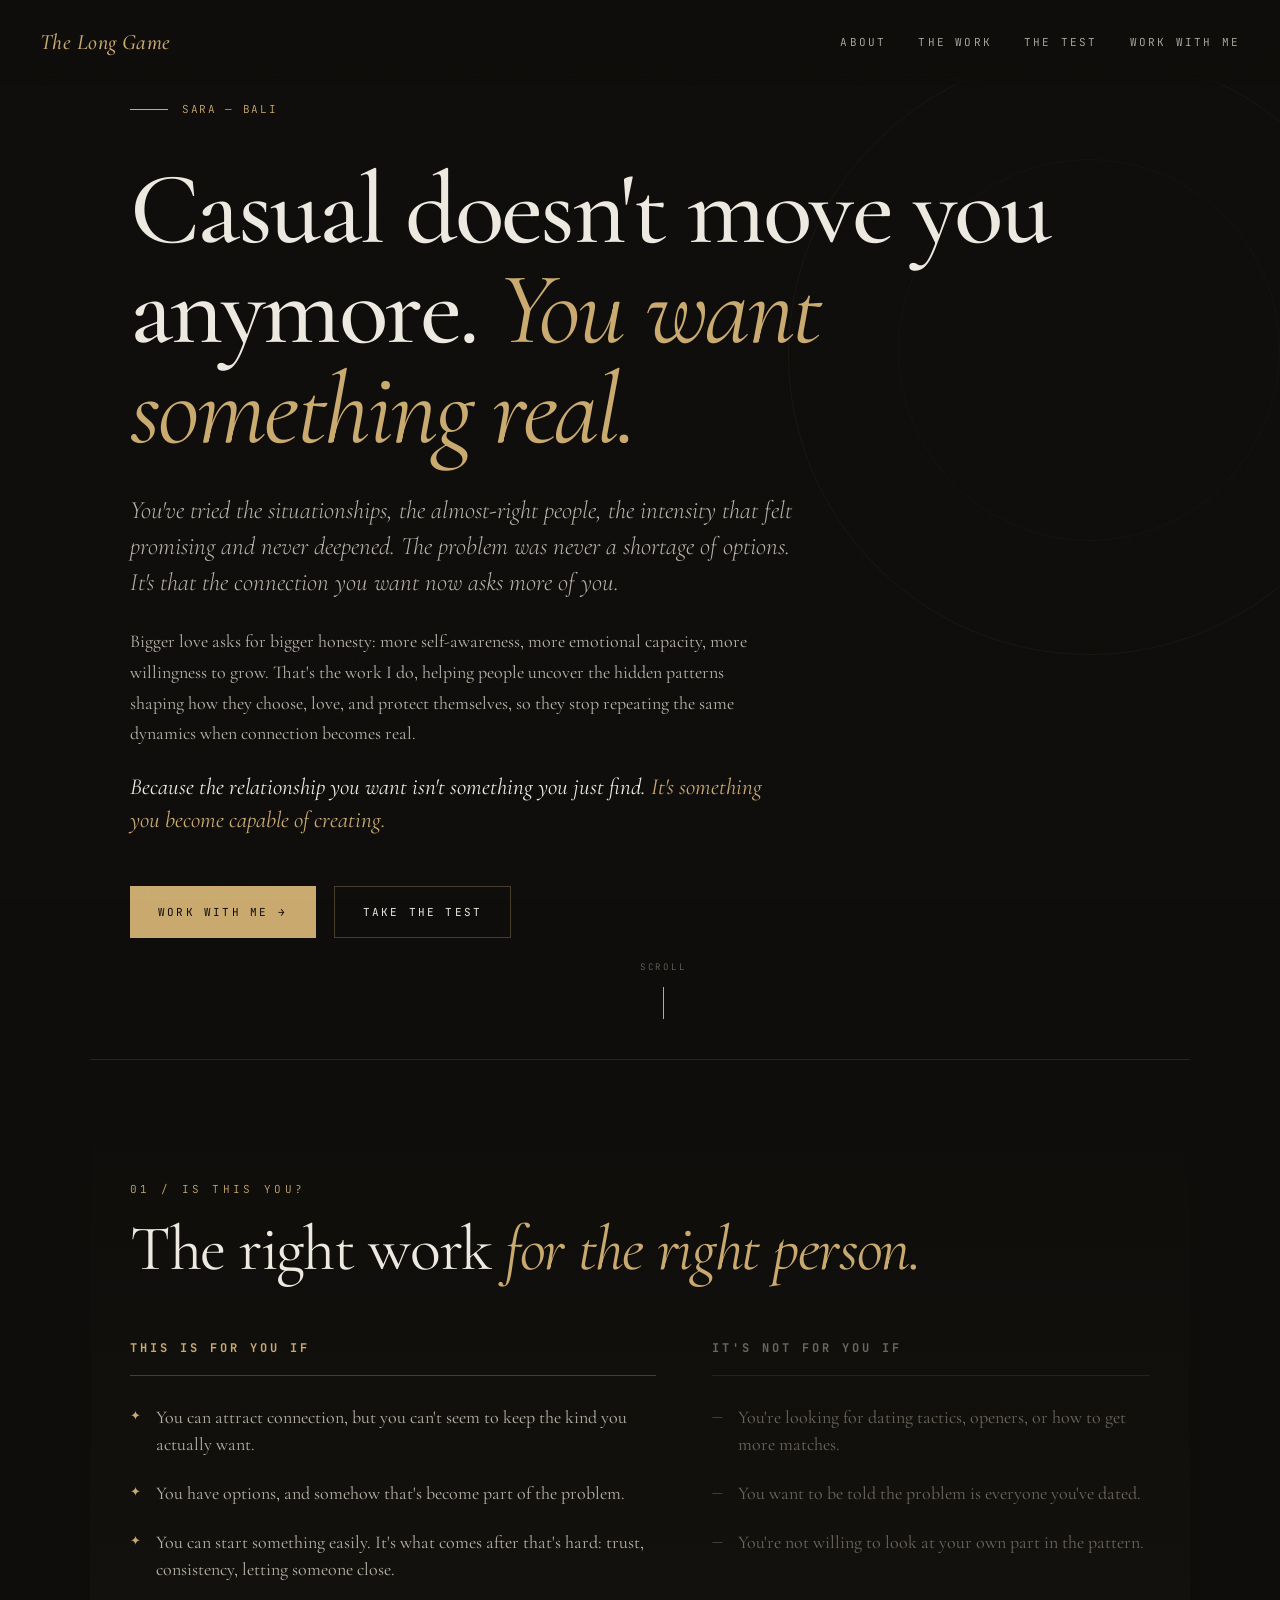
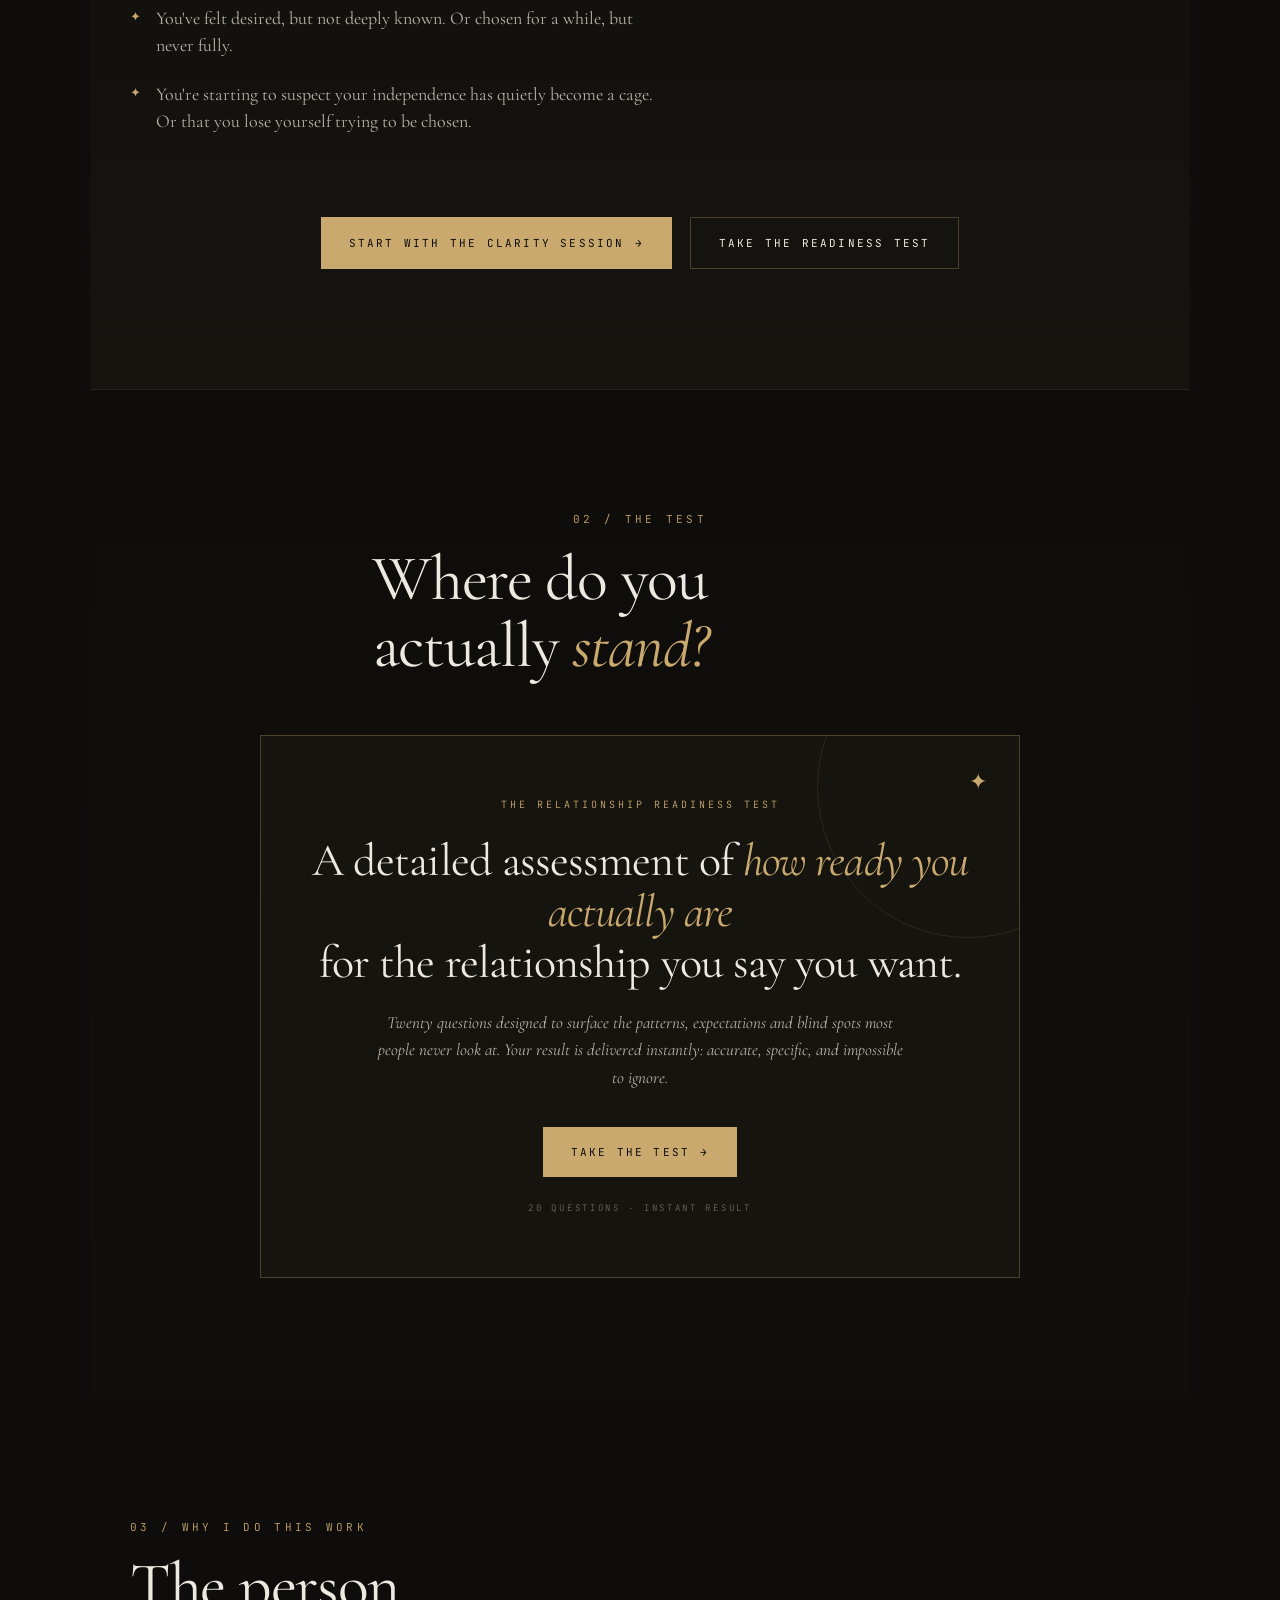
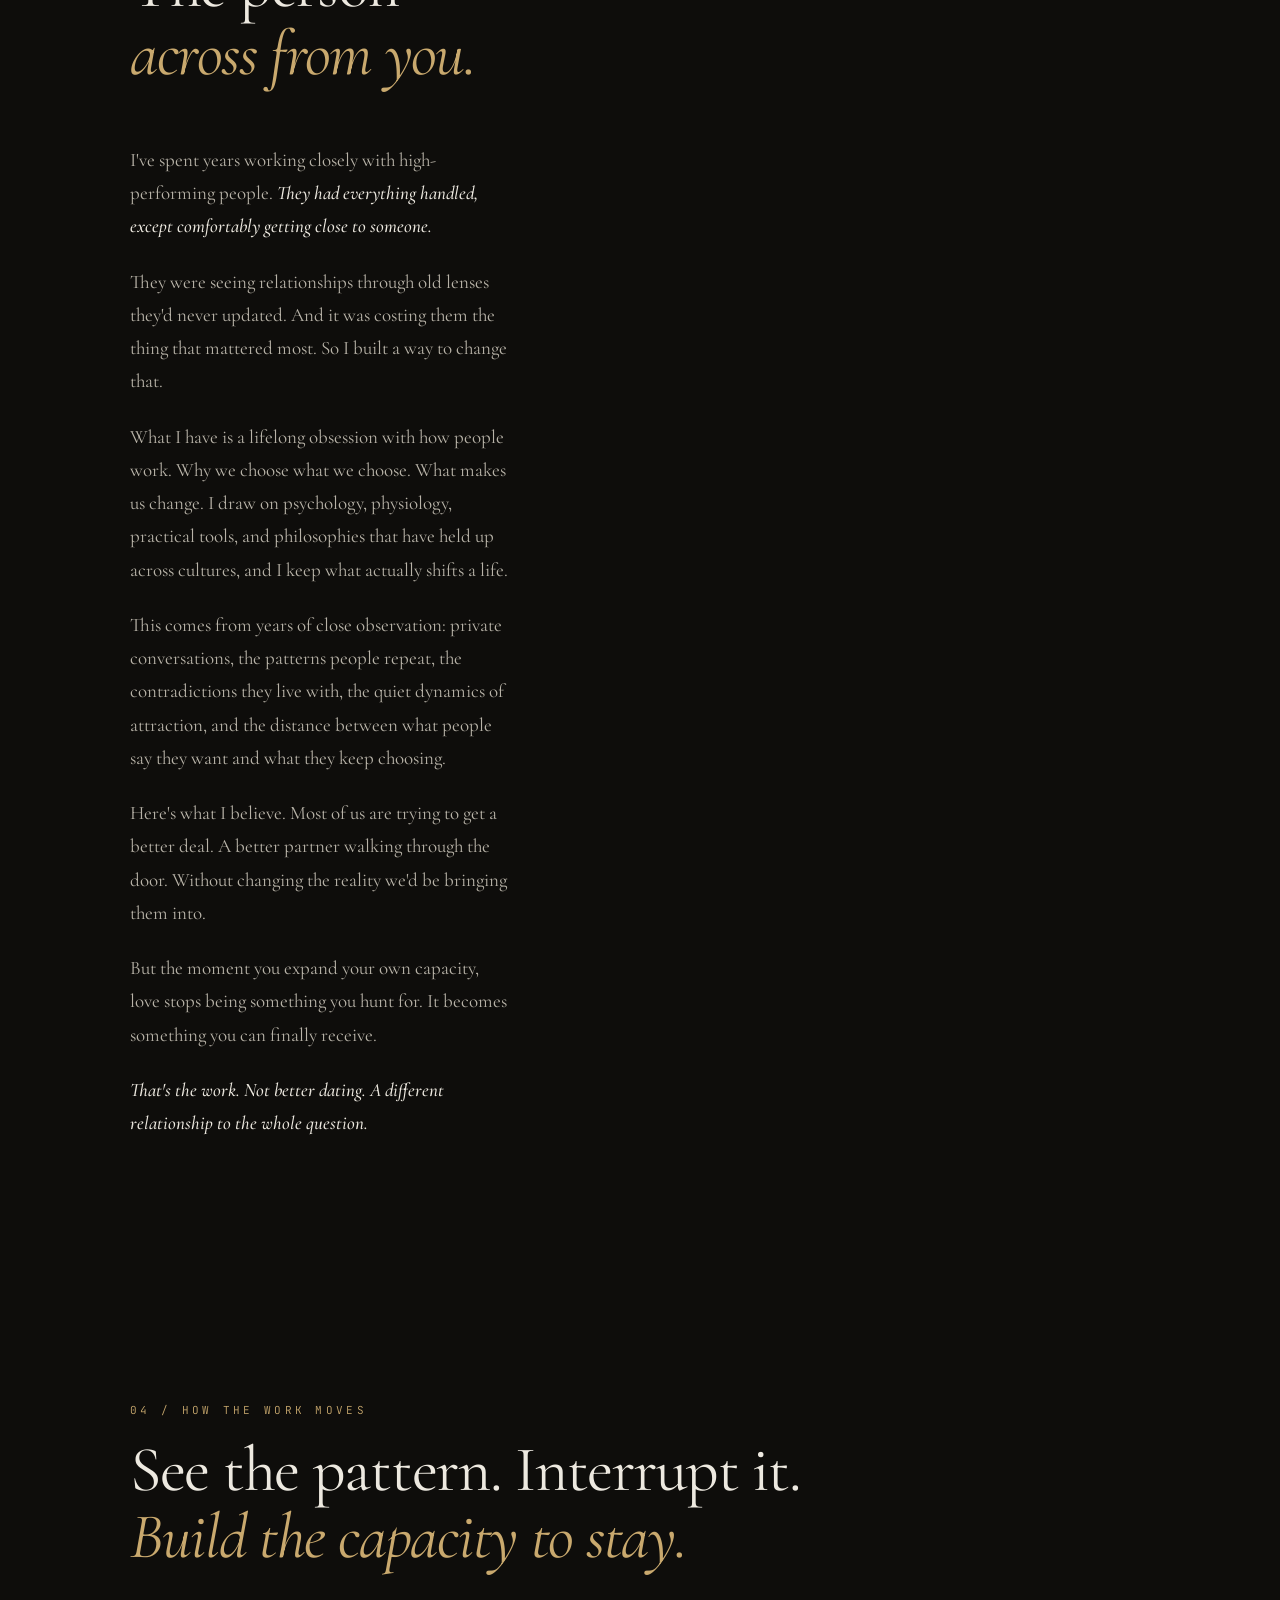
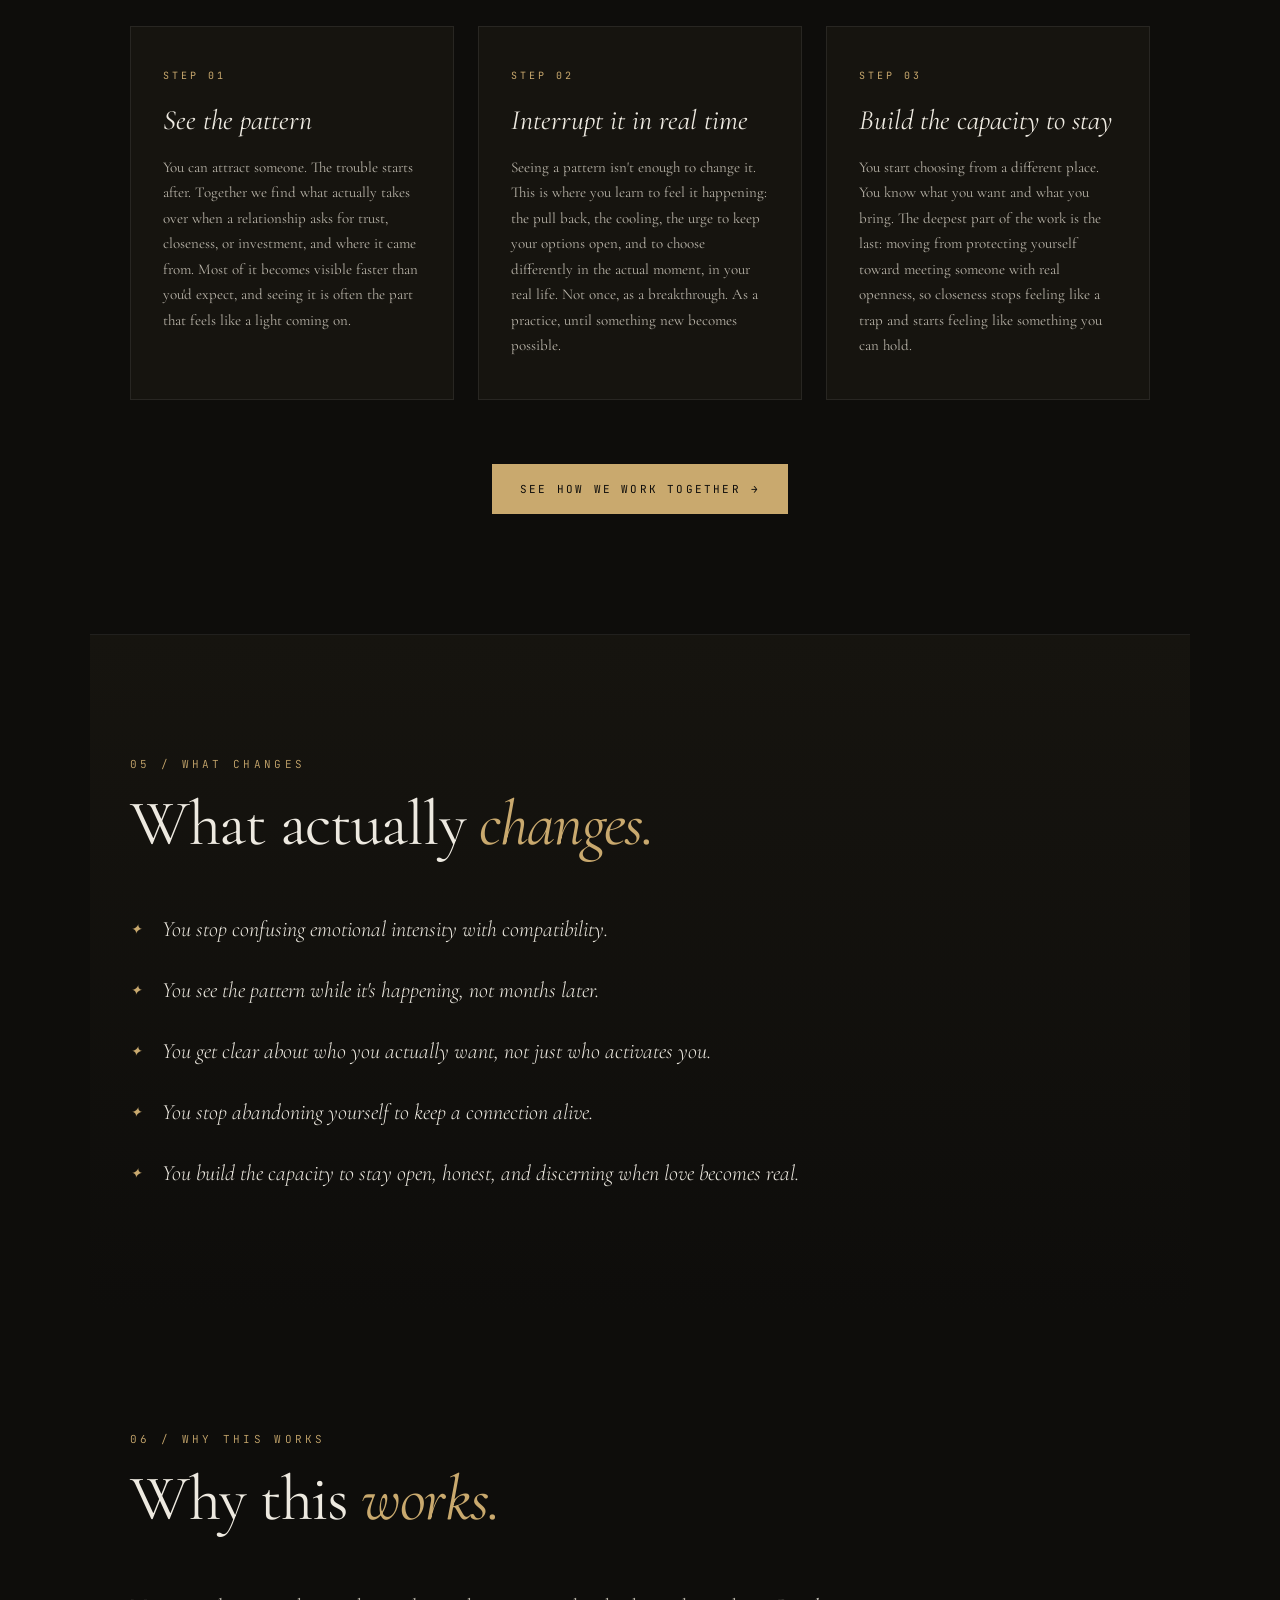
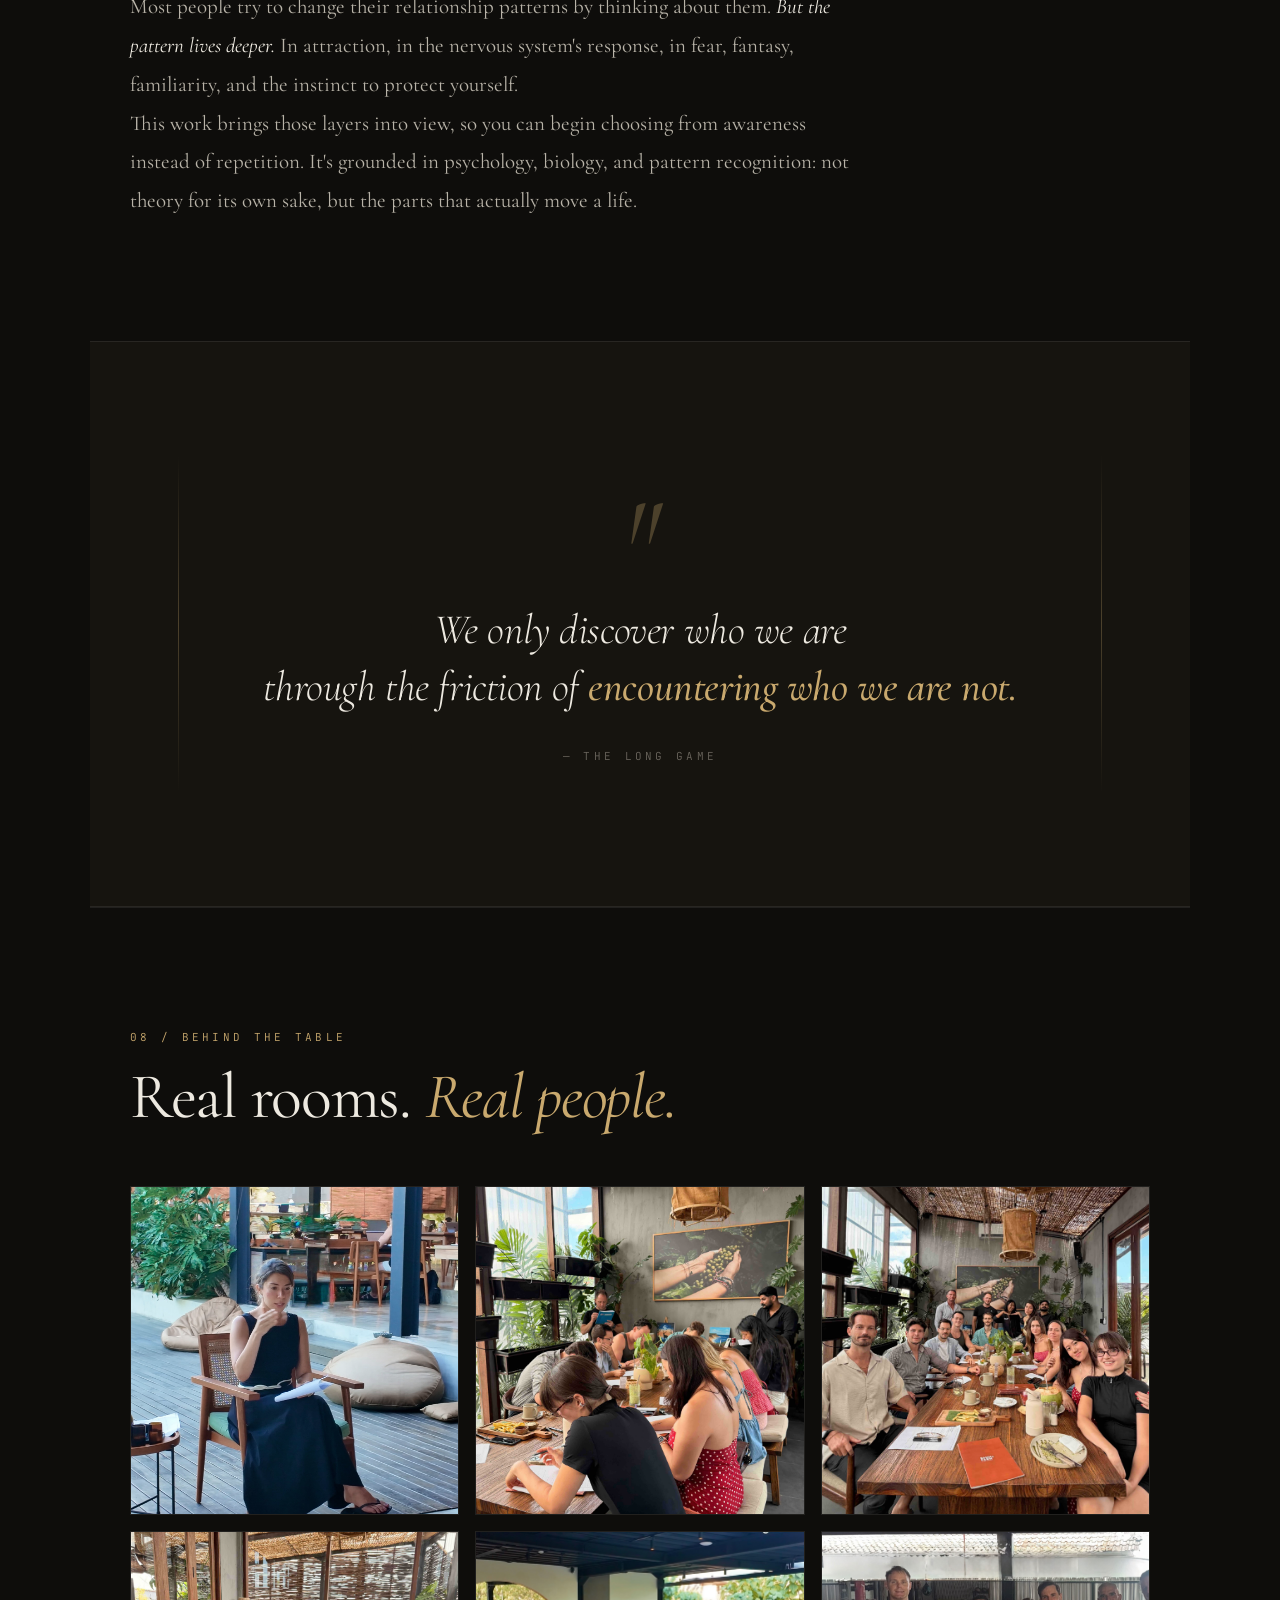
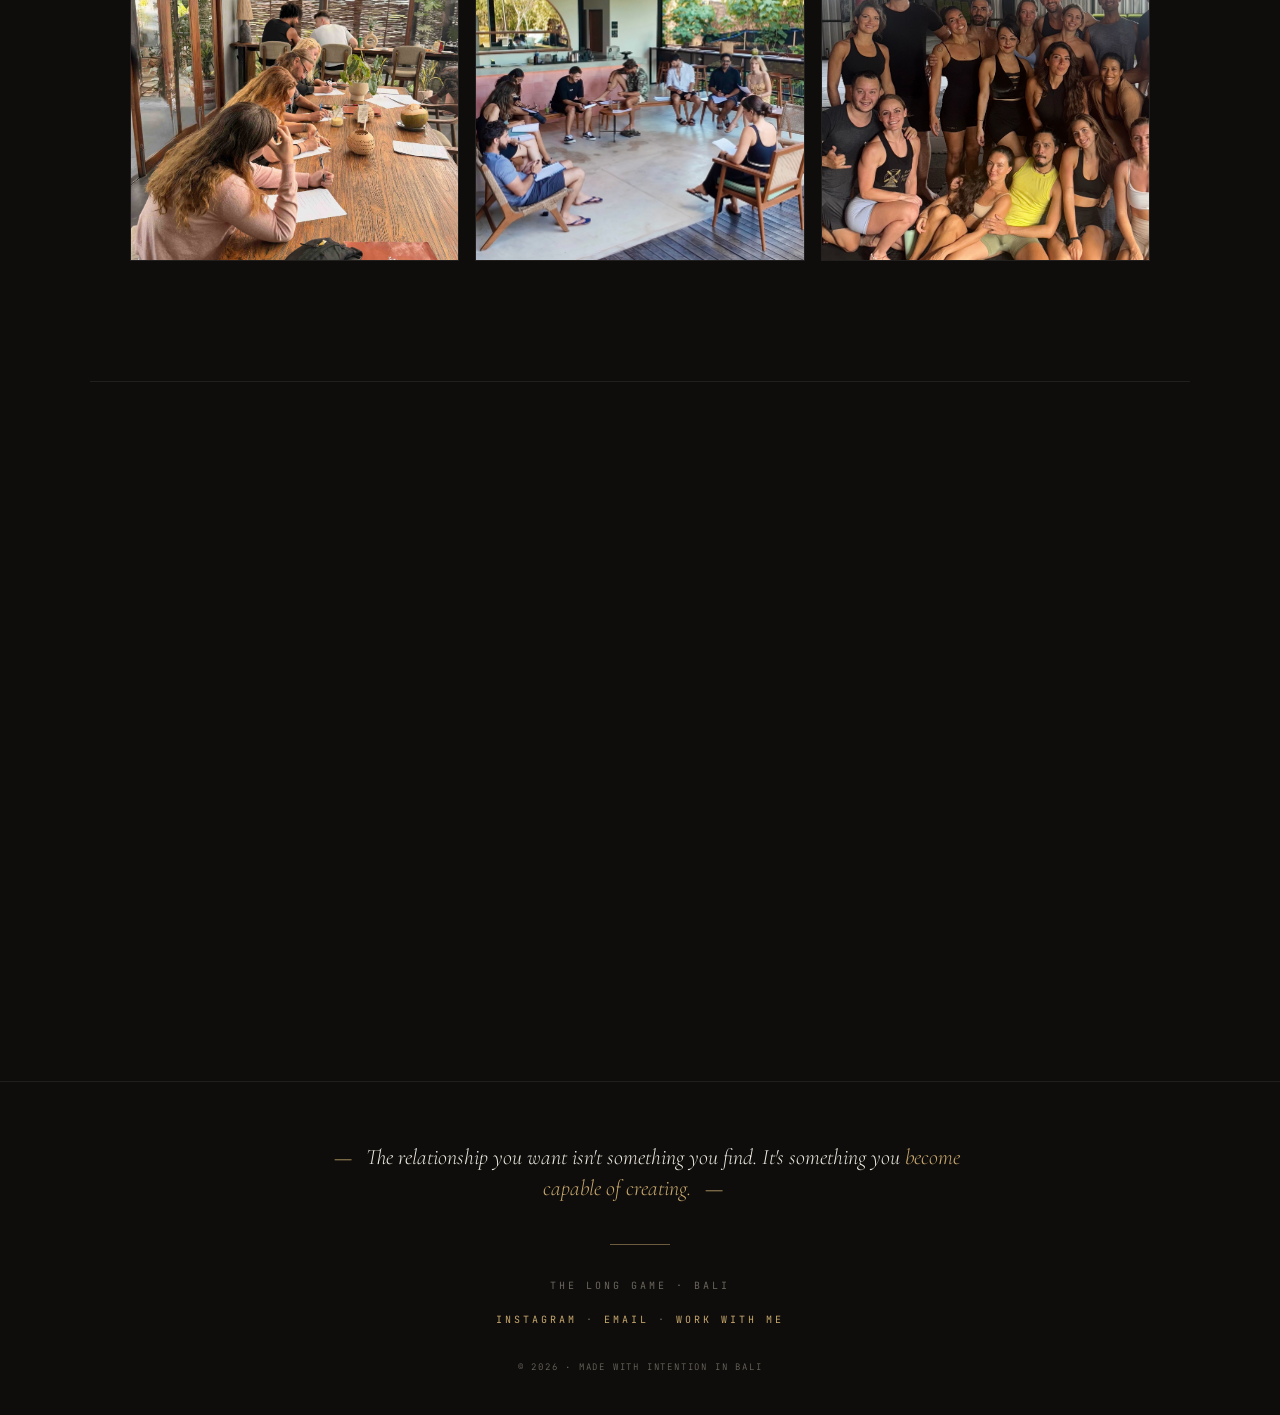
<file: index.html>
<!DOCTYPE html>
<html lang="en">
<head>
<meta charset="UTF-8">
<meta name="viewport" content="width=device-width, initial-scale=1.0">
<title>The Long Game — Sara · Bali</title>
<meta name="description" content="Casual doesn't move you anymore. The work of becoming capable of the real, lasting connection you actually want.">
<link rel="preconnect" href="https://fonts.googleapis.com">
<link rel="preconnect" href="https://fonts.gstatic.com" crossorigin>
<link href="https://fonts.googleapis.com/css2?family=Cormorant+Garamond:ital,wght@0,300;0,400;0,500;0,600;0,700;1,300;1,400;1,500;1,600&family=JetBrains+Mono:wght@300;400;500&display=swap" rel="stylesheet">
<style>
:root {
  --bg: #0e0d0b;
  --surface: #16140f;
  --gold: #c9a96e;
  --gold-dim: rgba(201, 169, 110, 0.12);
  --gold-mid: rgba(201, 169, 110, 0.3);
  --cream: #ede9e0;
  --soft: #b8b3a8;
  --muted: #6b665e;
  --red: #8B3A3A;
  --line: rgba(255, 255, 255, 0.08);
}
* { margin: 0; padding: 0; box-sizing: border-box; }
html { scroll-behavior: smooth; }
body {
  background: var(--bg);
  color: var(--cream);
  font-family: 'Cormorant Garamond', 'Georgia', serif;
  font-weight: 400;
  font-size: 18px;
  line-height: 1.7;
  overflow-x: hidden;
}
::selection { background: var(--gold); color: var(--bg); }
/* Grain overlay */
body::before {
  content: '';
  position: fixed;
  inset: 0;
  pointer-events: none;
  z-index: 1000;
  opacity: 0.06;
  background-image: url("data:image/svg+xml,%3Csvg viewBox='0 0 256 256' xmlns='http://www.w3.org/2000/svg'%3E%3Cfilter id='n'%3E%3CfeTurbulence type='fractalNoise' baseFrequency='0.9' numOctaves='4' stitchTiles='stitch'/%3E%3C/filter%3E%3Crect width='100%25' height='100%25' filter='url(%23n)'/%3E%3C/svg%3E");
  mix-blend-mode: overlay;
}
.mono {
  font-family: 'JetBrains Mono', monospace;
  font-weight: 300;
  letter-spacing: 0.15em;
  text-transform: uppercase;
}
/* ─── NAV ─── */
nav {
  position: fixed;
  top: 0; left: 0; right: 0;
  z-index: 100;
  padding: 24px 40px;
  display: flex;
  justify-content: space-between;
  align-items: center;
  background: linear-gradient(180deg, rgba(14, 13, 11, 0.95), rgba(14, 13, 11, 0));
  backdrop-filter: blur(8px);
  -webkit-backdrop-filter: blur(8px);
}
.logo {
  font-family: 'Cormorant Garamond', serif;
  font-style: italic;
  font-size: 22px;
  color: var(--gold);
  letter-spacing: 0.02em;
  font-weight: 500;
}
nav .links {
  display: flex;
  gap: 32px;
}
nav a {
  color: var(--soft);
  text-decoration: none;
  font-family: 'JetBrains Mono', monospace;
  font-size: 11px;
  font-weight: 300;
  letter-spacing: 0.2em;
  text-transform: uppercase;
  transition: color 0.3s ease;
}
nav a:hover { color: var(--gold); }
@media (max-width: 768px) {
  nav { padding: 18px 22px; }
  nav .links { display: none; }
}
/* ─── HERO ─── */
.hero {
  min-height: 100vh;
  position: relative;
  display: flex;
  flex-direction: column;
  justify-content: center;
  padding: 100px 40px 60px;
  max-width: 1100px;
  margin: 0 auto;
}
.hero::before {
  content: '';
  position: absolute;
  width: 600px; height: 600px;
  border-radius: 50%;
  border: 1px solid rgba(201, 169, 110, 0.06);
  top: 5%; right: -200px;
  z-index: 0;
}
.hero::after {
  content: '';
  position: absolute;
  width: 380px; height: 380px;
  border-radius: 50%;
  border: 1px solid rgba(201, 169, 110, 0.04);
  top: 15%; right: -90px;
  z-index: 0;
}
.eyebrow {
  position: relative;
  z-index: 2;
  display: inline-flex;
  align-items: center;
  gap: 14px;
  margin-bottom: 40px;
  color: var(--gold);
  font-size: 11px;
  opacity: 0;
  animation: fadeUp 1s ease 0.2s forwards;
}
.eyebrow::before {
  content: '';
  width: 38px; height: 1px;
  background: var(--gold);
}
.hero h1 {
  position: relative;
  z-index: 2;
  font-size: clamp(44px, 8vw, 104px);
  line-height: 0.98;
  font-weight: 500;
  letter-spacing: -0.025em;
  margin-bottom: 32px;
  color: var(--cream);
  opacity: 0;
  animation: fadeUp 1.2s ease 0.4s forwards;
}
.hero h1 em {
  font-style: italic;
  font-weight: 400;
  color: var(--gold);
}
.hero-sub {
  position: relative;
  z-index: 2;
  font-size: clamp(19px, 2.2vw, 25px);
  font-style: italic;
  color: var(--soft);
  max-width: 680px;
  line-height: 1.45;
  margin-bottom: 26px;
  font-weight: 300;
  opacity: 0;
  animation: fadeUp 1.2s ease 0.7s forwards;
}
.hero-body {
  position: relative;
  z-index: 2;
  font-size: 18px;
  color: var(--soft);
  max-width: 640px;
  line-height: 1.7;
  margin-bottom: 22px;
  opacity: 0;
  animation: fadeUp 1.2s ease 0.85s forwards;
}
.hero-kicker {
  position: relative;
  z-index: 2;
  font-size: clamp(19px, 2vw, 23px);
  font-style: italic;
  color: var(--cream);
  max-width: 640px;
  line-height: 1.45;
  margin-bottom: 48px;
  opacity: 0;
  animation: fadeUp 1.2s ease 1s forwards;
}
.hero-kicker em { color: var(--gold); font-style: italic; }
.hero-cta {
  position: relative;
  z-index: 2;
  display: flex;
  gap: 18px;
  flex-wrap: wrap;
  opacity: 0;
  animation: fadeUp 1.2s ease 1.15s forwards;
}
.btn {
  display: inline-flex;
  align-items: center;
  gap: 10px;
  padding: 16px 28px;
  font-family: 'JetBrains Mono', monospace;
  font-size: 11px;
  font-weight: 400;
  letter-spacing: 0.2em;
  text-transform: uppercase;
  text-decoration: none;
  cursor: pointer;
  border: none;
  transition: all 0.3s ease;
}
.btn-primary {
  background: var(--gold);
  color: var(--bg);
}
.btn-primary:hover {
  background: var(--cream);
  transform: translateY(-2px);
}
.btn-ghost {
  background: transparent;
  color: var(--cream);
  border: 1px solid var(--gold-mid);
}
.btn-ghost:hover {
  border-color: var(--gold);
  color: var(--gold);
  background: var(--gold-dim);
}
.btn .arrow {
  transition: transform 0.3s ease;
}
.btn:hover .arrow {
  transform: translateX(4px);
}
.scroll-indicator {
  position: absolute;
  bottom: 40px;
  left: 50%;
  transform: translateX(-50%);
  font-family: 'JetBrains Mono', monospace;
  font-size: 9px;
  letter-spacing: 0.3em;
  color: var(--muted);
  opacity: 0;
  animation: fadeUp 1s ease 1.3s forwards;
  text-transform: uppercase;
}
.scroll-indicator::after {
  content: '';
  display: block;
  width: 1px; height: 32px;
  background: var(--gold);
  margin: 12px auto 0;
  animation: scroll-pulse 2s ease infinite;
}
@keyframes fadeUp {
  from { opacity: 0; transform: translateY(20px); }
  to { opacity: 1; transform: translateY(0); }
}
@keyframes scroll-pulse {
  0%, 100% { transform: scaleY(1); opacity: 1; }
  50% { transform: scaleY(0.4); opacity: 0.4; }
}
/* ─── SECTION GENERAL ─── */
section {
  padding: 120px 40px;
  max-width: 1100px;
  margin: 0 auto;
  position: relative;
}
.section-num {
  font-family: 'JetBrains Mono', monospace;
  font-size: 11px;
  font-weight: 300;
  letter-spacing: 0.3em;
  color: var(--gold);
  margin-bottom: 16px;
  display: block;
  text-transform: uppercase;
}
.section-title {
  font-size: clamp(36px, 5.5vw, 64px);
  line-height: 1.05;
  font-weight: 400;
  letter-spacing: -0.02em;
  margin-bottom: 56px;
  color: var(--cream);
  max-width: 820px;
}
.section-title em {
  font-style: italic;
  color: var(--gold);
}
/* ─── FILTER (Is this you) ─── */
.filter-section {
  background: linear-gradient(180deg, var(--bg) 0%, var(--surface) 100%);
  border-top: 1px solid var(--line);
}
.filter-grid {
  display: grid;
  grid-template-columns: 1.2fr 1fr;
  gap: 56px;
}
@media (max-width: 900px) {
  .filter-grid { grid-template-columns: 1fr; gap: 40px; }
}
.filter-col h3 {
  font-family: 'JetBrains Mono', monospace;
  font-size: 12px;
  letter-spacing: 0.25em;
  text-transform: uppercase;
  color: var(--gold);
  margin-bottom: 28px;
  padding-bottom: 16px;
  border-bottom: 1px solid var(--gold-mid);
}
.filter-col.no h3 { color: var(--muted); border-bottom-color: var(--line); }
.filter-col ul { list-style: none; }
.filter-col li {
  font-size: 18px;
  line-height: 1.5;
  color: var(--soft);
  margin-bottom: 22px;
  padding-left: 26px;
  position: relative;
}
.filter-col li::before {
  content: '✦';
  position: absolute;
  left: 0;
  color: var(--gold);
  font-size: 13px;
  top: 3px;
}
.filter-col.no li { color: var(--muted); }
.filter-col.no li::before { content: '—'; color: var(--muted); }
/* ─── ABOUT ─── */
.about-grid {
  display: grid;
  grid-template-columns: 1fr 1fr;
  gap: 80px;
  align-items: center;
}
@media (max-width: 900px) {
  .about-grid { grid-template-columns: 1fr; gap: 60px; }
}
.about-text p {
  font-size: 19px;
  line-height: 1.75;
  color: var(--soft);
  margin-bottom: 22px;
}
.about-text p strong {
  color: var(--cream);
  font-weight: 500;
  font-style: italic;
}
.about-text iframe { width: 100%; aspect-ratio: 16/9; height: auto; border: 1px solid var(--gold-mid); }
/* ─── HOW THE WORK MOVES (steps) ─── */
.steps-section { background: var(--bg); }
.steps-grid {
  display: grid;
  grid-template-columns: repeat(3, 1fr);
  gap: 24px;
}
@media (max-width: 900px) { .steps-grid { grid-template-columns: 1fr; } }
.step-card {
  background: var(--surface);
  border: 1px solid var(--line);
  padding: 40px 32px;
  position: relative;
  overflow: hidden;
  transition: all 0.4s ease;
}
.step-card:hover { border-color: var(--gold-mid); transform: translateY(-4px); }
.step-num {
  font-family: 'JetBrains Mono', monospace;
  font-size: 10px;
  letter-spacing: 0.3em;
  color: var(--gold);
  text-transform: uppercase;
  margin-bottom: 20px;
}
.step-card h3 {
  font-size: 28px;
  font-weight: 400;
  font-style: italic;
  color: var(--cream);
  margin-bottom: 18px;
  line-height: 1.15;
}
.step-card p { font-size: 15px; line-height: 1.7; color: var(--soft); }
.steps-cta { text-align: center; margin-top: 64px; }
/* ─── PHILOSOPHY QUOTE ─── */
.quote-section {
  padding: 140px 40px;
  text-align: center;
  background: var(--surface);
  border-top: 1px solid var(--line);
  border-bottom: 1px solid var(--line);
  position: relative;
  overflow: hidden;
}
.quote-section::before, .quote-section::after {
  content: '';
  position: absolute;
  width: 1px;
  background: linear-gradient(180deg, transparent, var(--gold-mid), transparent);
  height: 60%;
  top: 20%;
}
.quote-section::before { left: 8%; }
.quote-section::after { right: 8%; }
.quote-mark {
  font-family: 'Cormorant Garamond', serif;
  font-size: 120px;
  color: var(--gold);
  line-height: 1;
  opacity: 0.3;
  font-style: italic;
}
.quote-text {
  font-size: clamp(24px, 3.5vw, 42px);
  font-style: italic;
  font-weight: 300;
  line-height: 1.35;
  max-width: 900px;
  margin: 0 auto 32px;
  color: var(--cream);
  letter-spacing: -0.01em;
}
.quote-text em { color: var(--gold); font-weight: 500; }
.quote-attribution {
  font-family: 'JetBrains Mono', monospace;
  font-size: 11px;
  letter-spacing: 0.3em;
  color: var(--muted);
  text-transform: uppercase;
}
/* ─── THE TEST ─── */
.test-section {
  background: linear-gradient(180deg, var(--bg) 0%, #110f0b 100%);
  text-align: center;
  border-top: 1px solid var(--line);
}
.test-card {
  max-width: 760px;
  margin: 40px auto 0;
  padding: 60px 50px;
  background: var(--surface);
  border: 1px solid var(--gold-mid);
  position: relative;
  overflow: hidden;
}
.test-card::before {
  content: '';
  position: absolute;
  width: 300px; height: 300px;
  border-radius: 50%;
  border: 1px solid var(--gold-mid);
  top: -100px; right: -100px;
  opacity: 0.4;
}
.test-card::after {
  content: '✦';
  position: absolute;
  top: 28px; right: 32px;
  color: var(--gold);
  font-size: 22px;
  font-family: 'Cormorant Garamond', serif;
}
.test-eyebrow {
  font-family: 'JetBrains Mono', monospace;
  font-size: 10px;
  letter-spacing: 0.3em;
  color: var(--gold);
  text-transform: uppercase;
  margin-bottom: 22px;
  position: relative;
  z-index: 2;
}
.test-card h3 {
  font-size: clamp(30px, 4.5vw, 46px);
  font-weight: 400;
  line-height: 1.1;
  color: var(--cream);
  margin-bottom: 22px;
  letter-spacing: -0.02em;
  position: relative;
  z-index: 2;
}
.test-card h3 em { font-style: italic; color: var(--gold); }
.test-card p {
  font-size: 17px;
  font-style: italic;
  color: var(--soft);
  line-height: 1.6;
  max-width: 540px;
  margin: 0 auto 36px;
  position: relative;
  z-index: 2;
}
.test-meta {
  font-family: 'JetBrains Mono', monospace;
  font-size: 9px;
  letter-spacing: 0.3em;
  color: var(--muted);
  text-transform: uppercase;
  margin-top: 24px;
  position: relative;
  z-index: 2;
}
/* ─── TESTIMONIALS (placeholder — unhide when testimonials arrive) ─── */
.proof-section { background: var(--surface); border-top: 1px solid var(--line); border-bottom: 1px solid var(--line); text-align: center; }
.proof-grid { display: grid; grid-template-columns: repeat(3, 1fr); gap: 24px; margin-top: 40px; text-align: left; }
@media (max-width: 900px) { .proof-grid { grid-template-columns: 1fr; } }
.proof-card { background: var(--bg); border: 1px solid var(--line); padding: 36px 30px; }
.proof-card p { font-size: 18px; font-style: italic; color: var(--cream); line-height: 1.5; margin-bottom: 22px; }
.proof-card .who { font-family: 'JetBrains Mono', monospace; font-size: 10px; letter-spacing: 0.2em; text-transform: uppercase; color: var(--gold); }
/* ─── WORKSHOPS GALLERY ─── */
.gallery-section {
  background: var(--bg);
  border-top: 1px solid var(--line);
  border-bottom: 1px solid var(--line);
}
.gallery-grid {
  display: grid;
  grid-template-columns: repeat(3, 1fr);
  gap: 16px;
  margin-top: 40px;
}
@media (max-width: 768px) { .gallery-grid { grid-template-columns: repeat(2, 1fr); } }
.gallery-item {
  position: relative;
  aspect-ratio: 1;
  background: var(--bg);
  border: 1px solid var(--line);
  overflow: hidden;
  cursor: pointer;
  transition: border-color 0.3s ease;
}
.gallery-item:hover { border-color: var(--gold-mid); }
.gallery-img {
  width: 100%; height: 100%;
  object-fit: cover; object-position: center;
  display: block;
  transition: transform 0.5s ease;
  filter: grayscale(8%);
}
.gallery-item:hover .gallery-img { transform: scale(1.04); }
/* ─── CTA / CONTACT ─── */
.cta-section {
  padding: 160px 40px;
  text-align: center;
  background: var(--bg);
  position: relative;
  overflow: hidden;
}
.cta-section::before {
  content: '';
  position: absolute;
  width: 800px; height: 800px;
  border-radius: 50%;
  border: 1px solid rgba(201, 169, 110, 0.04);
  top: 50%; left: 50%;
  transform: translate(-50%, -50%);
}
.cta-section::after {
  content: '';
  position: absolute;
  width: 500px; height: 500px;
  border-radius: 50%;
  border: 1px solid rgba(201, 169, 110, 0.06);
  top: 50%; left: 50%;
  transform: translate(-50%, -50%);
}
.cta-content { position: relative; z-index: 2; max-width: 800px; margin: 0 auto; }
.cta-heading {
  font-size: clamp(40px, 6vw, 76px);
  line-height: 1;
  font-weight: 400;
  letter-spacing: -0.025em;
  color: var(--cream);
  margin-bottom: 32px;
}
.cta-heading em { font-style: italic; color: var(--gold); }
.cta-sub { font-size: 20px; font-style: italic; color: var(--soft); margin-bottom: 48px; line-height: 1.5; }
.cta-row { display: flex; gap: 18px; justify-content: center; flex-wrap: wrap; }
/* ─── FOOTER ─── */
footer { padding: 60px 40px 40px; border-top: 1px solid var(--line); text-align: center; background: var(--bg); }
.footer-quote {
  font-size: 22px;
  font-style: italic;
  color: var(--cream);
  font-weight: 300;
  max-width: 700px;
  margin: 0 auto 40px;
  line-height: 1.4;
}
.footer-quote em { color: var(--gold); font-style: italic; }
.footer-quote::before, .footer-quote::after { content: '—'; color: var(--gold); margin: 0 14px; }
.footer-meta {
  font-family: 'JetBrains Mono', monospace;
  font-size: 10px;
  letter-spacing: 0.3em;
  color: var(--muted);
  text-transform: uppercase;
}
.footer-meta a { color: var(--gold); text-decoration: none; transition: color 0.3s ease; }
.footer-meta a:hover { color: var(--cream); }
.footer-divider { width: 60px; height: 1px; background: var(--gold); margin: 32px auto; opacity: 0.5; }
/* ─── HERO IMAGE ─── */
.hero-image {
  position: absolute;
  right: -40px; top: 50%;
  transform: translateY(-50%);
  width: 46%; height: 85%;
  overflow: hidden; z-index: 1;
  border: 1px solid rgba(201, 169, 110, 0.1);
}
.hero-image::before {
  content: '';
  position: absolute; inset: 0;
  background: linear-gradient(100deg, var(--bg) 0%, rgba(14,13,11,0.3) 45%, transparent 100%);
  z-index: 2;
}
.hero-image::after { content: ''; position: absolute; inset: 0; background: rgba(14, 13, 11, 0.35); z-index: 1; }
.hero-image img { width: 100%; height: 100%; object-fit: cover; object-position: center 30%; filter: grayscale(15%) brightness(0.9); }
@media (max-width: 900px) { .hero-image { display: none; } }
/* Subtle scroll reveal */
.reveal { opacity: 0; transform: translateY(30px); transition: opacity 1s ease, transform 1s ease; }
.reveal.visible { opacity: 1; transform: translateY(0); }
/* ─── FILTER CTA / CHANGES / WHY ─── */
.filter-cta { display:flex; gap:18px; justify-content:center; flex-wrap:wrap; margin-top:60px; }
.changes-section { background:linear-gradient(180deg,var(--surface) 0%,var(--bg) 100%); border-top:1px solid var(--line); }
.changes-list { list-style:none; max-width:780px; }
.changes-list li { font-size:clamp(18px,2.1vw,22px); line-height:1.5; color:var(--cream); margin-bottom:28px; padding-left:32px; position:relative; font-style:italic; font-weight:300; }
.changes-list li:last-child { margin-bottom:0; }
.changes-list li::before { content:'✦'; position:absolute; left:0; color:var(--gold); font-size:14px; top:6px; }
.why-section { background:var(--bg); }
.why-body { font-size:clamp(17px,1.9vw,21px); line-height:1.85; color:var(--soft); max-width:740px; }
.why-body strong { color:var(--cream); font-style:italic; font-weight:400; }
/* ─── MOBILE REFINEMENTS ─── */
@media (max-width: 768px) {
  section { padding: 80px 22px; }
  .hero { padding: 112px 22px 90px; min-height: auto; }
  .hero h1 { margin-bottom: 26px; }
  .hero-sub { margin-bottom: 22px; }
  .quote-section { padding: 90px 22px; }
  .cta-section { padding: 110px 22px; }
  .test-card { padding: 46px 26px; }
  .filter-section, .steps-section { padding-top: 80px; padding-bottom: 80px; }
  .hero-cta, .cta-row, .filter-cta { flex-direction: column; align-items: stretch; }
  .hero-cta .btn, .cta-row .btn, .filter-cta .btn { width: 100%; justify-content: center; }
}
</style>
</head>
<body>
<!-- NAV -->
<nav>
  <div class="logo">The Long Game</div>
  <div class="links">
    <a href="#about">About</a>
    <a href="#method">The Work</a>
    <a href="#test">The Test</a>
    <a href="/pricing">Work With Me</a>
  </div>
</nav>
<!-- HERO -->
<section class="hero">
  <div class="eyebrow mono">Sara — Bali</div>
  <h1>Casual doesn't move you anymore. <em>You want something real.</em></h1>
  <p class="hero-sub">You've tried the situationships, the almost-right people, the intensity that felt promising and never deepened. The problem was never a shortage of options. It's that the connection you want now asks more of you.</p>
  <p class="hero-body">Bigger love asks for bigger honesty: more self-awareness, more emotional capacity, more willingness to grow. That's the work I do, helping people uncover the hidden patterns shaping how they choose, love, and protect themselves, so they stop repeating the same dynamics when connection becomes real.</p>
  <p class="hero-kicker">Because the relationship you want isn't something you just find. <em>It's something you become capable of creating.</em></p>
  <div class="hero-cta">
    <a href="/pricing" class="btn btn-primary">
      <span>Work With Me</span>
      <span class="arrow">→</span>
    </a>
    <a href="#test" class="btn btn-ghost">
      <span>Take the Test</span>
    </a>
  </div>
  <p><br><br></p>
  <div class="scroll-indicator mono">Scroll</div>
</section>
<!-- FILTER -->
<section id="for-you" class="filter-section reveal">
  <span class="section-num">01 / Is this you?</span>
  <h2 class="section-title">The right work <em>for the right person.</em></h2>
  <div class="filter-grid">
    <div class="filter-col yes">
      <h3>This is for you if</h3>
      <ul>
        <li>You can attract connection, but you can't seem to keep the kind you actually want.</li>
        <li>You have options, and somehow that's become part of the problem.</li>
        <li>You can start something easily. It's what comes after that's hard: trust, consistency, letting someone close.</li>
        <li>You've felt desired, but not deeply known. Or chosen for a while, but never fully.</li>
        <li>You're starting to suspect your independence has quietly become a cage. Or that you lose yourself trying to be chosen.</li>
      </ul>
    </div>
    <div class="filter-col no">
      <h3>It's not for you if</h3>
      <ul>
        <li>You're looking for dating tactics, openers, or how to get more matches.</li>
        <li>You want to be told the problem is everyone you've dated.</li>
        <li>You're not willing to look at your own part in the pattern.</li>
      </ul>
    </div>
  </div>
  <div class="filter-cta">
    <a href="/pricing" class="btn btn-primary">
      <span>Start with the Clarity Session</span>
      <span class="arrow">→</span>
    </a>
    <a href="https://www.saraarbani.com/relationship-readiness-quiz" target="_blank" rel="noopener" class="btn btn-ghost">
      <span>Take the Readiness Test</span>
    </a>
  </div>
</section>
<!-- THE TEST (moved up — capture at the recognition peak) -->
<section id="test" class="test-section reveal">
  <span class="section-num">02 / The Test</span>
  <h2 class="section-title">Where do you<br>actually <em>stand?</em></h2>
  <div class="test-card">
    <div class="test-eyebrow mono">The Relationship Readiness Test</div>
    <h3>A detailed assessment of <em>how ready you actually are</em><br>for the relationship you say you want.</h3>
    <p>Twenty questions designed to surface the patterns, expectations and blind spots most people never look at. Your result is delivered instantly: accurate, specific, and impossible to ignore.</p>
    <a href="https://www.saraarbani.com/relationship-readiness-quiz" target="_blank" rel="noopener" class="btn btn-primary">
      <span>Take the Test</span>
      <span class="arrow">→</span>
    </a>
    <div class="test-meta mono">20 Questions · Instant Result</div>
  </div>
</section>
<!-- ABOUT -->
<section id="about" class="reveal">
  <span class="section-num">03 / Why I do this work</span>
  <h2 class="section-title">The person<br><em>across from you.</em></h2>
  <div class="about-grid">
    <div class="about-text">
      <p>I've spent years working closely with high-performing people. <strong>They had everything handled, except comfortably getting close to someone.</strong></p>
      <p>They were seeing relationships through old lenses they'd never updated. And it was costing them the thing that mattered most. So I built a way to change that.</p>
      <p>What I have is a lifelong obsession with how people work. Why we choose what we choose. What makes us change. I draw on psychology, physiology, practical tools, and philosophies that have held up across cultures, and I keep what actually shifts a life.</p>
      <p>This comes from years of close observation: private conversations, the patterns people repeat, the contradictions they live with, the quiet dynamics of attraction, and the distance between what people say they want and what they keep choosing.</p>
      <p>Here's what I believe. Most of us are trying to get a better deal. A better partner walking through the door. Without changing the reality we'd be bringing them into.</p>
      <p>But the moment you expand your own capacity, love stops being something you hunt for. It becomes something you can finally receive.</p>
      <p><strong>That's the work. Not better dating. A different relationship to the whole question.</strong></p>
    </div>
    <iframe width="560" height="315" src="https://www.youtube.com/embed/5GcVeJepIIs?si=flMz0RzaoOUw-oSl" title="YouTube video player" frameborder="0" allow="accelerometer; autoplay; clipboard-write; encrypted-media; gyroscope; picture-in-picture; web-share" referrerpolicy="strict-origin-when-cross-origin" allowfullscreen></iframe>
  </div>
</section>
<!-- HOW THE WORK MOVES -->
<section id="method" class="steps-section reveal">
  <span class="section-num">04 / How the work moves</span>
  <h2 class="section-title">See the pattern. Interrupt it.<br><em>Build the capacity to stay.</em></h2>
  <div class="steps-grid">
    <div class="step-card">
      <div class="step-num">Step 01</div>
      <h3>See the pattern</h3>
      <p>You can attract someone. The trouble starts after. Together we find what actually takes over when a relationship asks for trust, closeness, or investment, and where it came from. Most of it becomes visible faster than you'd expect, and seeing it is often the part that feels like a light coming on.</p>
    </div>
    <div class="step-card">
      <div class="step-num">Step 02</div>
      <h3>Interrupt it in real time</h3>
      <p>Seeing a pattern isn't enough to change it. This is where you learn to feel it happening: the pull back, the cooling, the urge to keep your options open, and to choose differently in the actual moment, in your real life. Not once, as a breakthrough. As a practice, until something new becomes possible.</p>
    </div>
    <div class="step-card">
      <div class="step-num">Step 03</div>
      <h3>Build the capacity to stay</h3>
      <p>You start choosing from a different place. You know what you want and what you bring. The deepest part of the work is the last: moving from protecting yourself toward meeting someone with real openness, so closeness stops feeling like a trap and starts feeling like something you can hold.</p>
    </div>
  </div>
  <div class="steps-cta">
    <a href="/pricing" class="btn btn-primary">
      <span>See How We Work Together</span>
      <span class="arrow">→</span>
    </a>
  </div>
</section>
<!-- WHAT CHANGES -->
<section id="changes" class="changes-section reveal">
  <span class="section-num">05 / What changes</span>
  <h2 class="section-title">What actually <em>changes.</em></h2>
  <ul class="changes-list">
    <li>You stop confusing emotional intensity with compatibility.</li>
    <li>You see the pattern while it's happening, not months later.</li>
    <li>You get clear about who you actually want, not just who activates you.</li>
    <li>You stop abandoning yourself to keep a connection alive.</li>
    <li>You build the capacity to stay open, honest, and discerning when love becomes real.</li>
  </ul>
</section>
<!-- WHY THIS WORKS -->
<section id="why" class="why-section reveal">
  <span class="section-num">06 / Why this works</span>
  <h2 class="section-title">Why this <em>works.</em></h2>
  <div class="why-body">
    <p>Most people try to change their relationship patterns by thinking about them. <strong>But the pattern lives deeper.</strong> In attraction, in the nervous system's response, in fear, fantasy, familiarity, and the instinct to protect yourself.</p>
    <p>This work brings those layers into view, so you can begin choosing from awareness instead of repetition. It's grounded in psychology, biology, and pattern recognition: not theory for its own sake, but the parts that actually move a life.</p>
  </div>
</section>
<!-- ============================================================ -->
<!-- TESTIMONIALS — unhide this section when your video/written  -->
<!-- testimonials are ready (replace the placeholder cards).     -->
<!-- ============================================================ -->
<!--
<section id="proof" class="proof-section reveal">
  <span class="section-num">07 / In their words</span>
  <h2 class="section-title">What changes <em>when you see it.</em></h2>
  <div class="proof-grid">
    <div class="proof-card">
      <p>"Testimonial quote goes here."</p>
      <div class="who">First name · Context</div>
    </div>
    <div class="proof-card">
      <p>"Testimonial quote goes here."</p>
      <div class="who">First name · Context</div>
    </div>
    <div class="proof-card">
      <p>"Testimonial quote goes here."</p>
      <div class="who">First name · Context</div>
    </div>
  </div>
</section>
-->
<!-- QUOTE (moved deeper, after recognition has compounded) -->
<section class="quote-section reveal">
  <div class="quote-mark">"</div>
  <p class="quote-text">We only discover who we are<br>through the friction of <em>encountering who we are not.</em></p>
  <div class="quote-attribution mono">— The Long Game</div>
</section>
<!-- GALLERY -->
<section class="gallery-section reveal">
  <span class="section-num">08 / Behind the Table</span>
  <h2 class="section-title">Real rooms. <em>Real people.</em></h2>
  <div class="gallery-grid">
    <div class="gallery-item"><img src="images/Tezza-0713.JPG" alt="Workshop" class="gallery-img"></div>
    <div class="gallery-item"><img src="images/IMG_2845.jpg" alt="Group" class="gallery-img"></div>
    <div class="gallery-item"><img src="images/IMG_2852.jpg" alt="Workshop session" class="gallery-img"></div>
    <div class="gallery-item"><img src="images/IMG_4141.jpg" alt="Sara" class="gallery-img"></div>
    <div class="gallery-item"><img src="images/Tezza-8433.JPG" alt="Workshop" class="gallery-img"></div>
    <div class="gallery-item"><img src="images/IMG_4745.jpg" alt="Community" class="gallery-img"></div>
  </div>
</section>
<!-- CTA -->
<section id="contact" class="cta-section reveal">
  <div class="cta-content">
    <span class="section-num">09 / Begin</span>
    <h2 class="cta-heading">Ready to become someone<br><em>who can stay?</em></h2>
    <p class="cta-sub">There are a few ways to begin, depending on where you are and what you're ready for. See them, and choose your starting point.</p>
    <div class="cta-row">
      <a href="/pricing" class="btn btn-primary">
        <span>Work With Me</span>
        <span class="arrow">→</span>
      </a>
      <a href="https://calendly.com/biobible/30min" target="_blank" rel="noopener" class="btn btn-ghost">
        <span>Book a 20-min Call</span>
      </a>
    </div>
  </div>
</section>
<!-- FOOTER -->
<footer>
  <p class="footer-quote">The relationship you want isn't something you find. It's something you <em>become capable of creating.</em></p>
  <div class="footer-divider"></div>
  <div class="footer-meta">
    The Long Game · Bali<br><br>
    <a href="https://instagram.com/sara.nofilter" target="_blank" rel="noopener">Instagram</a> ·
    <a href="mailto:tehrunners@gmail.com">Email</a> ·
    <a href="/pricing">Work With Me</a>
  </div>
  <p style="margin-top: 32px; font-size: 9px; color: var(--muted); letter-spacing: 0.2em;" class="mono">© 2026 · Made with intention in Bali</p>
</footer>
<script>
const observer = new IntersectionObserver((entries) => {
  entries.forEach(entry => {
    if (entry.isIntersecting) { entry.target.classList.add('visible'); }
  });
}, { threshold: 0.1 });
document.querySelectorAll('.reveal').forEach(el => observer.observe(el));
</script>
</body>
</html>
</file>
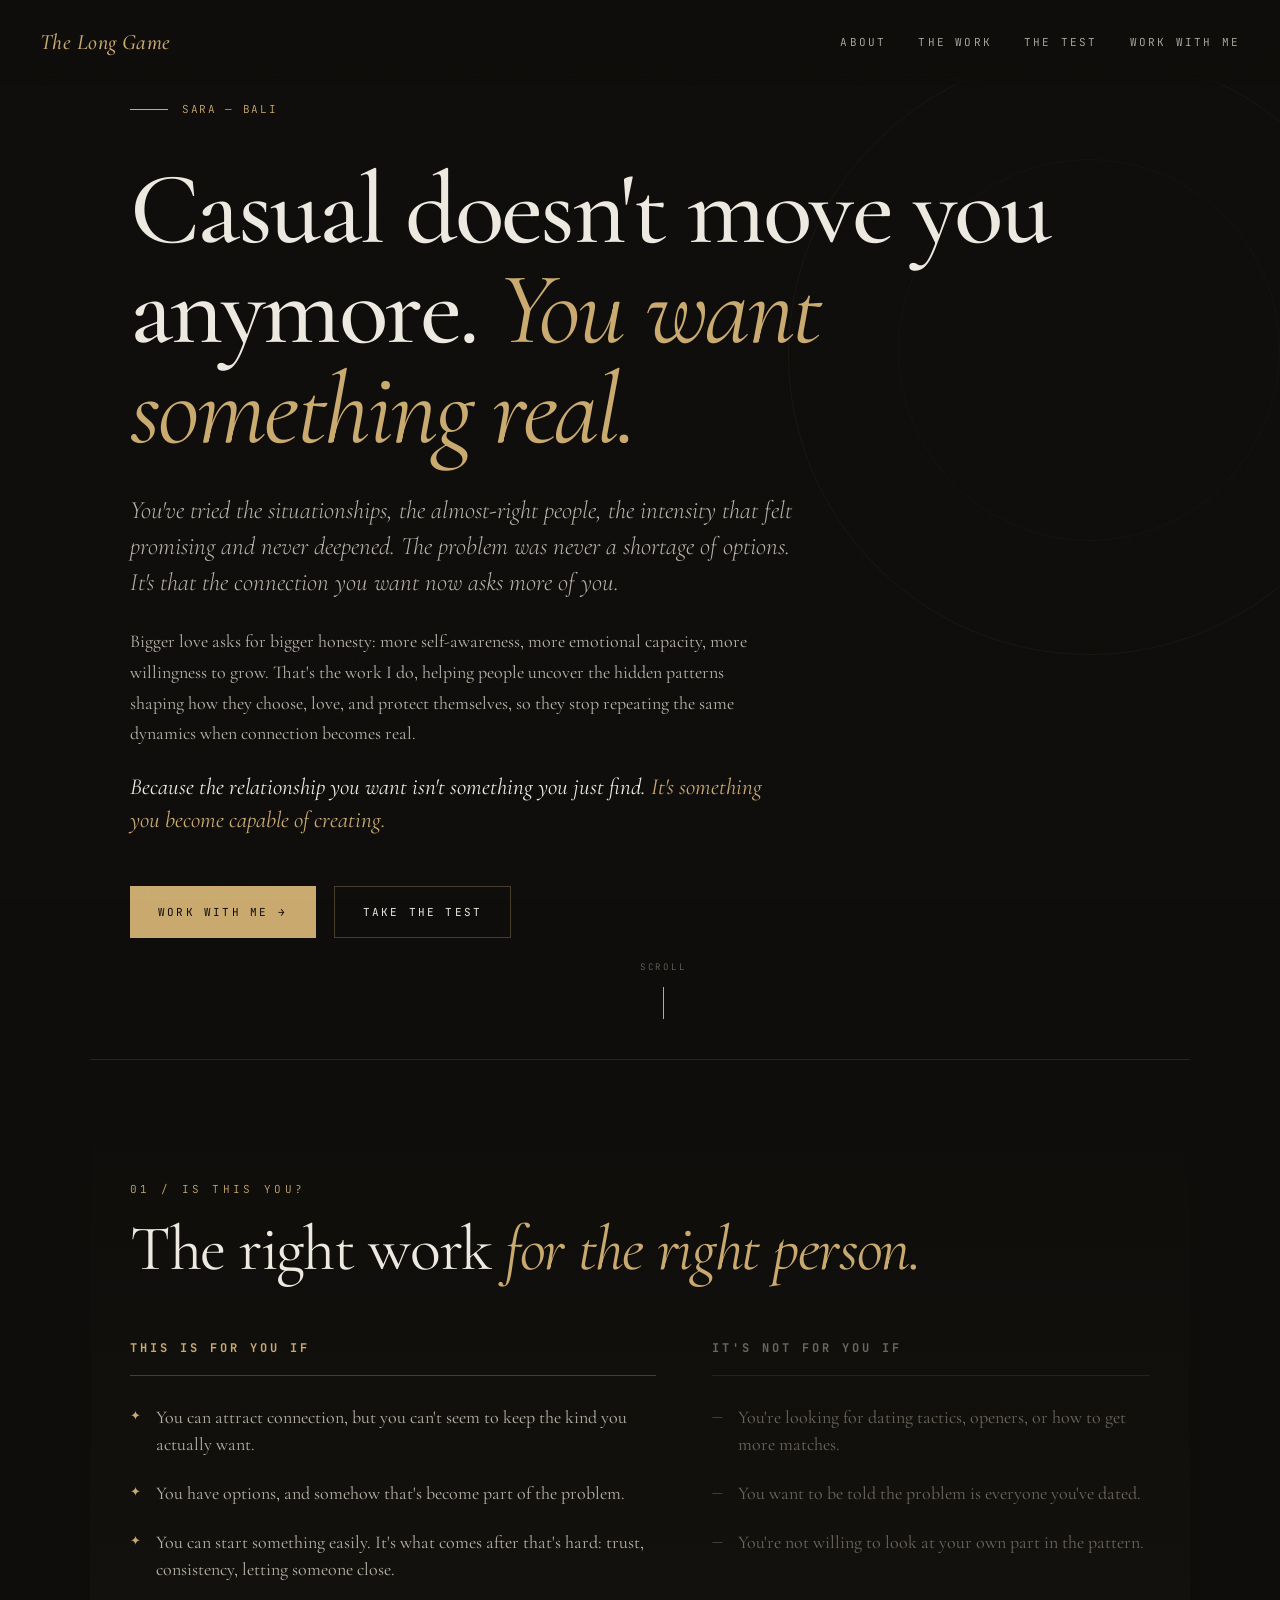
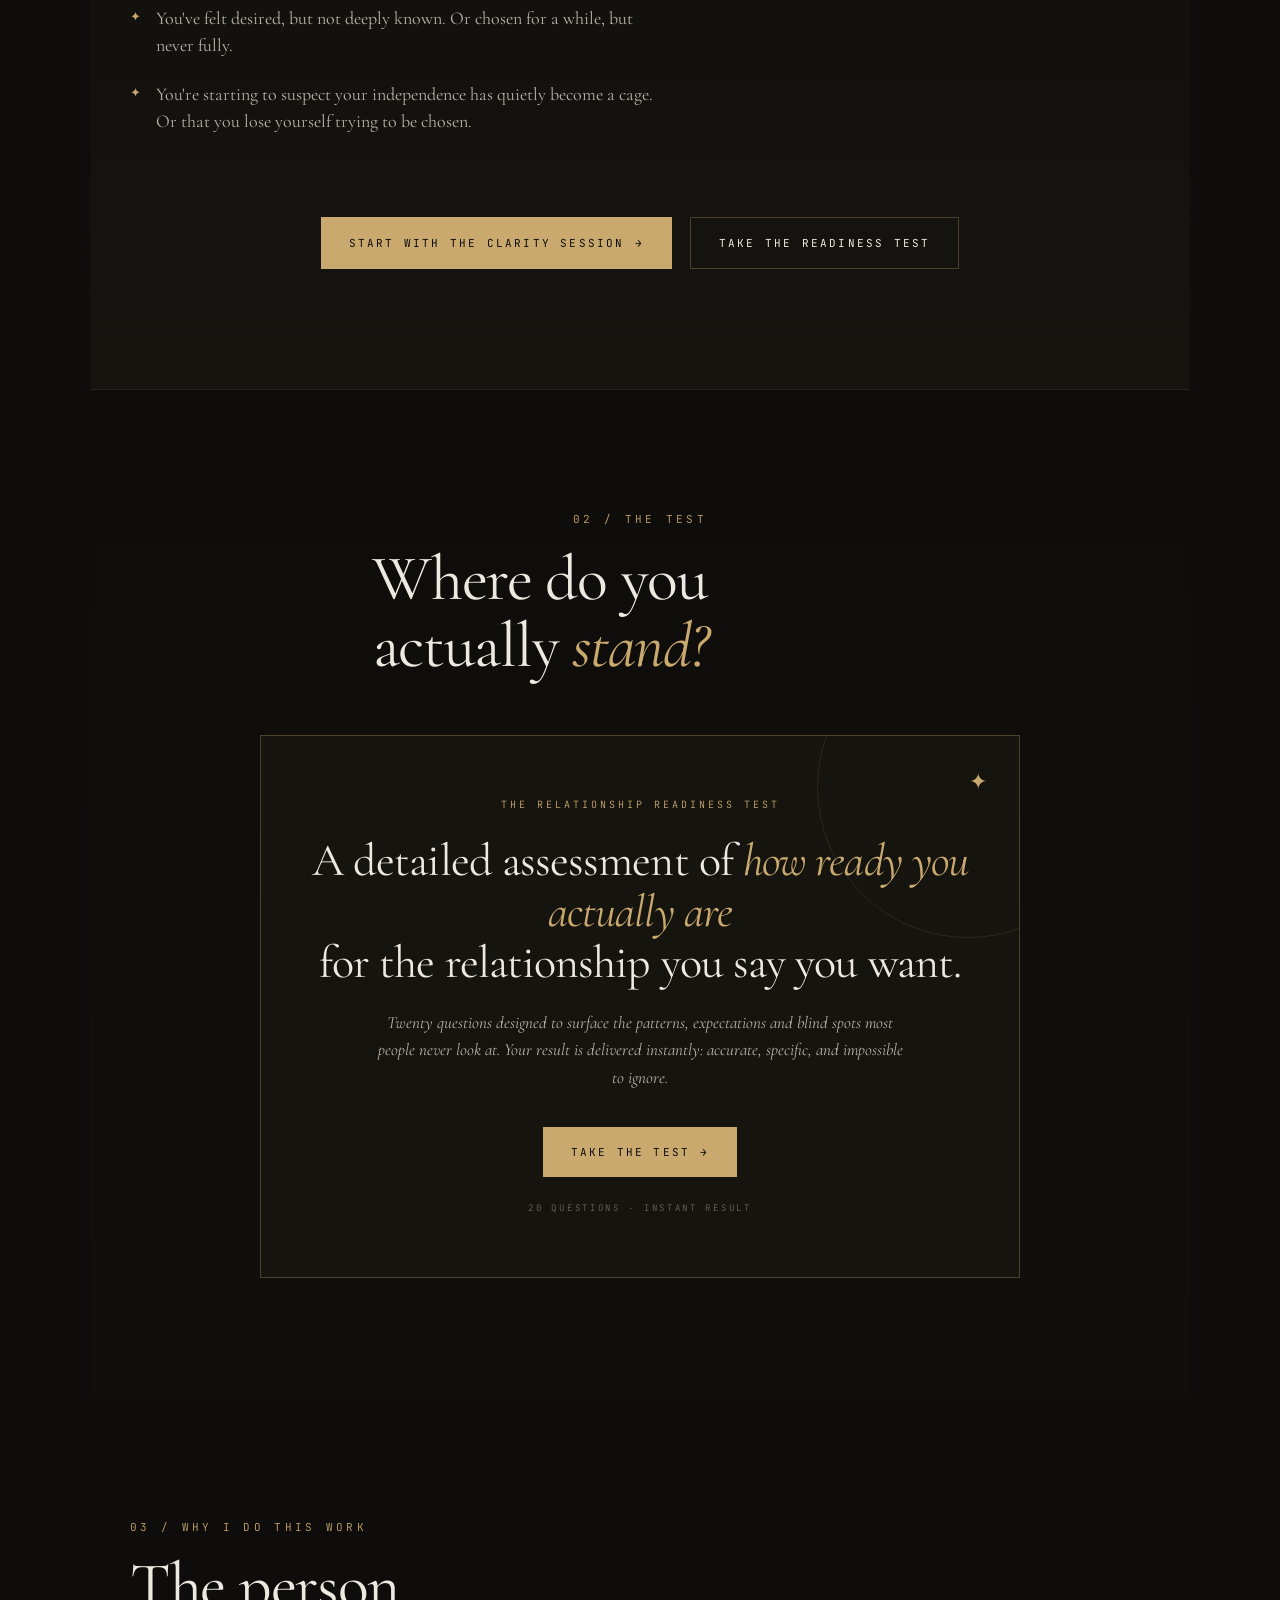
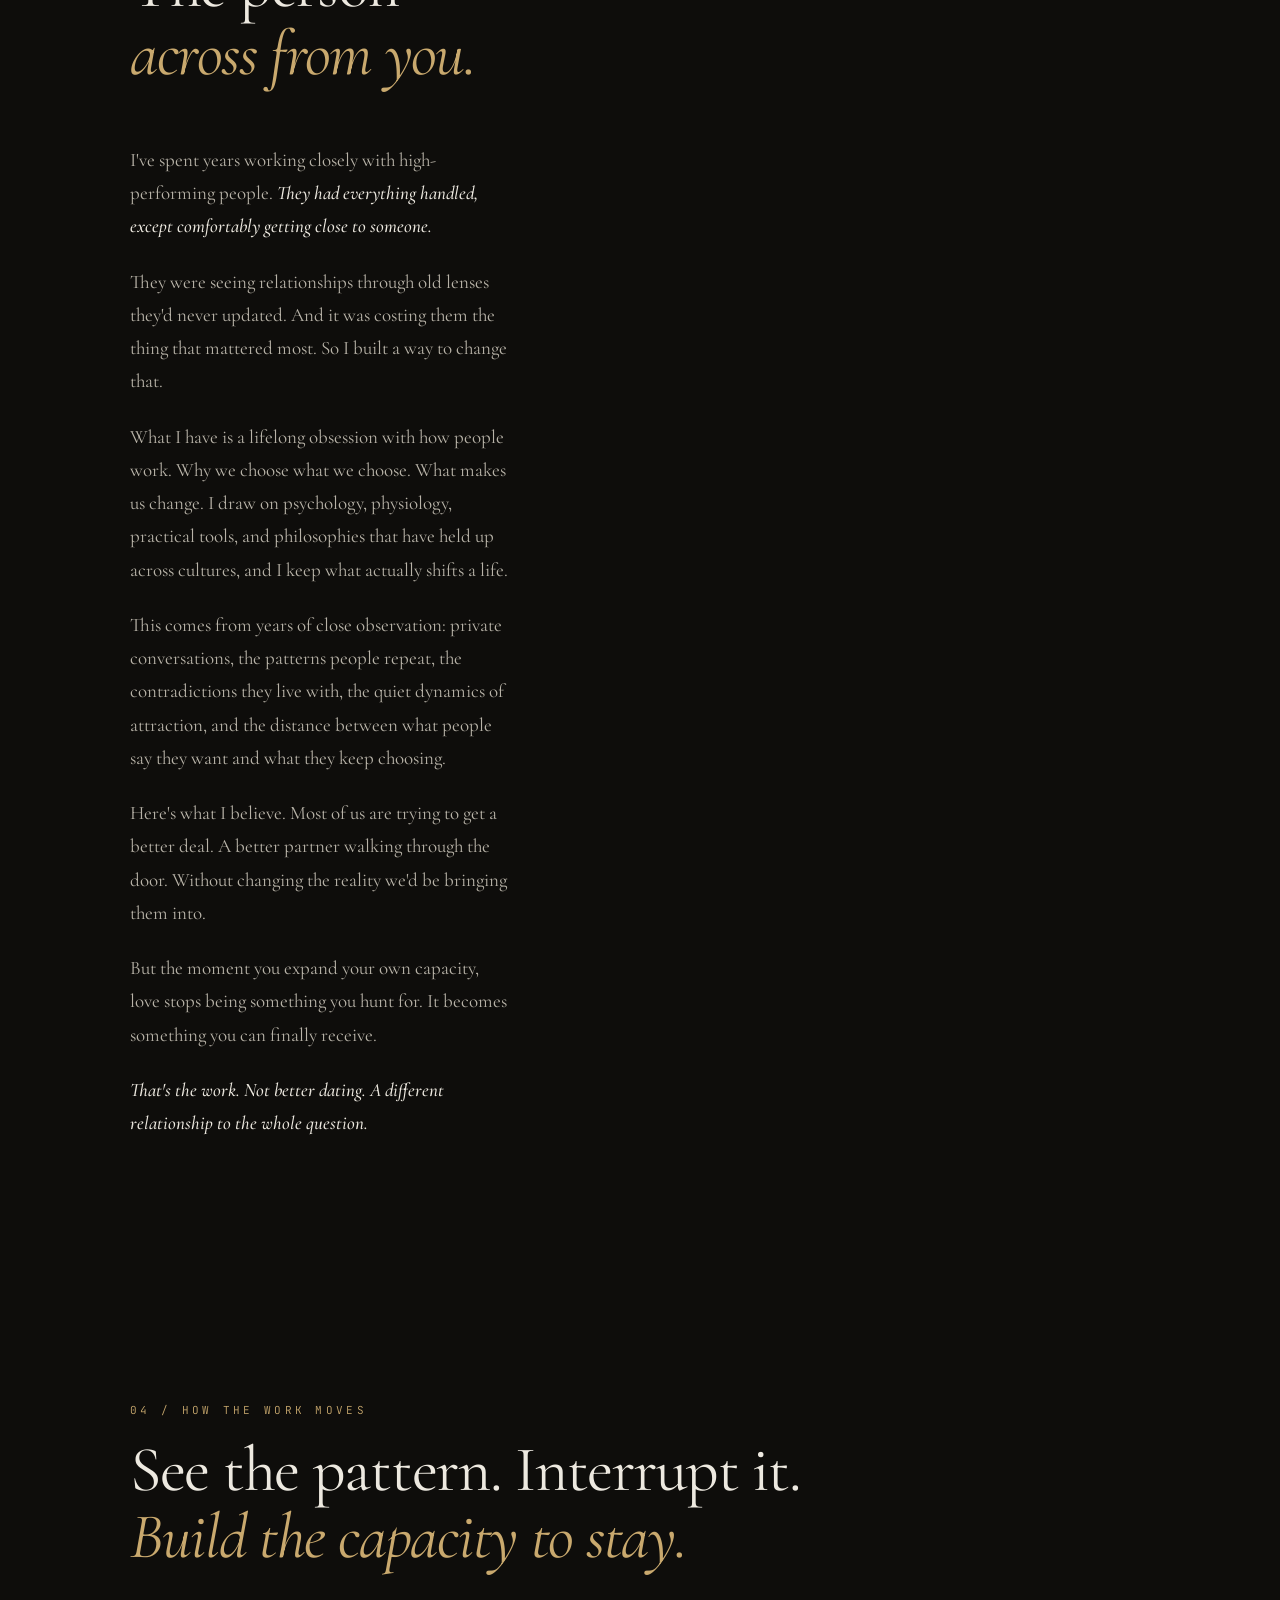
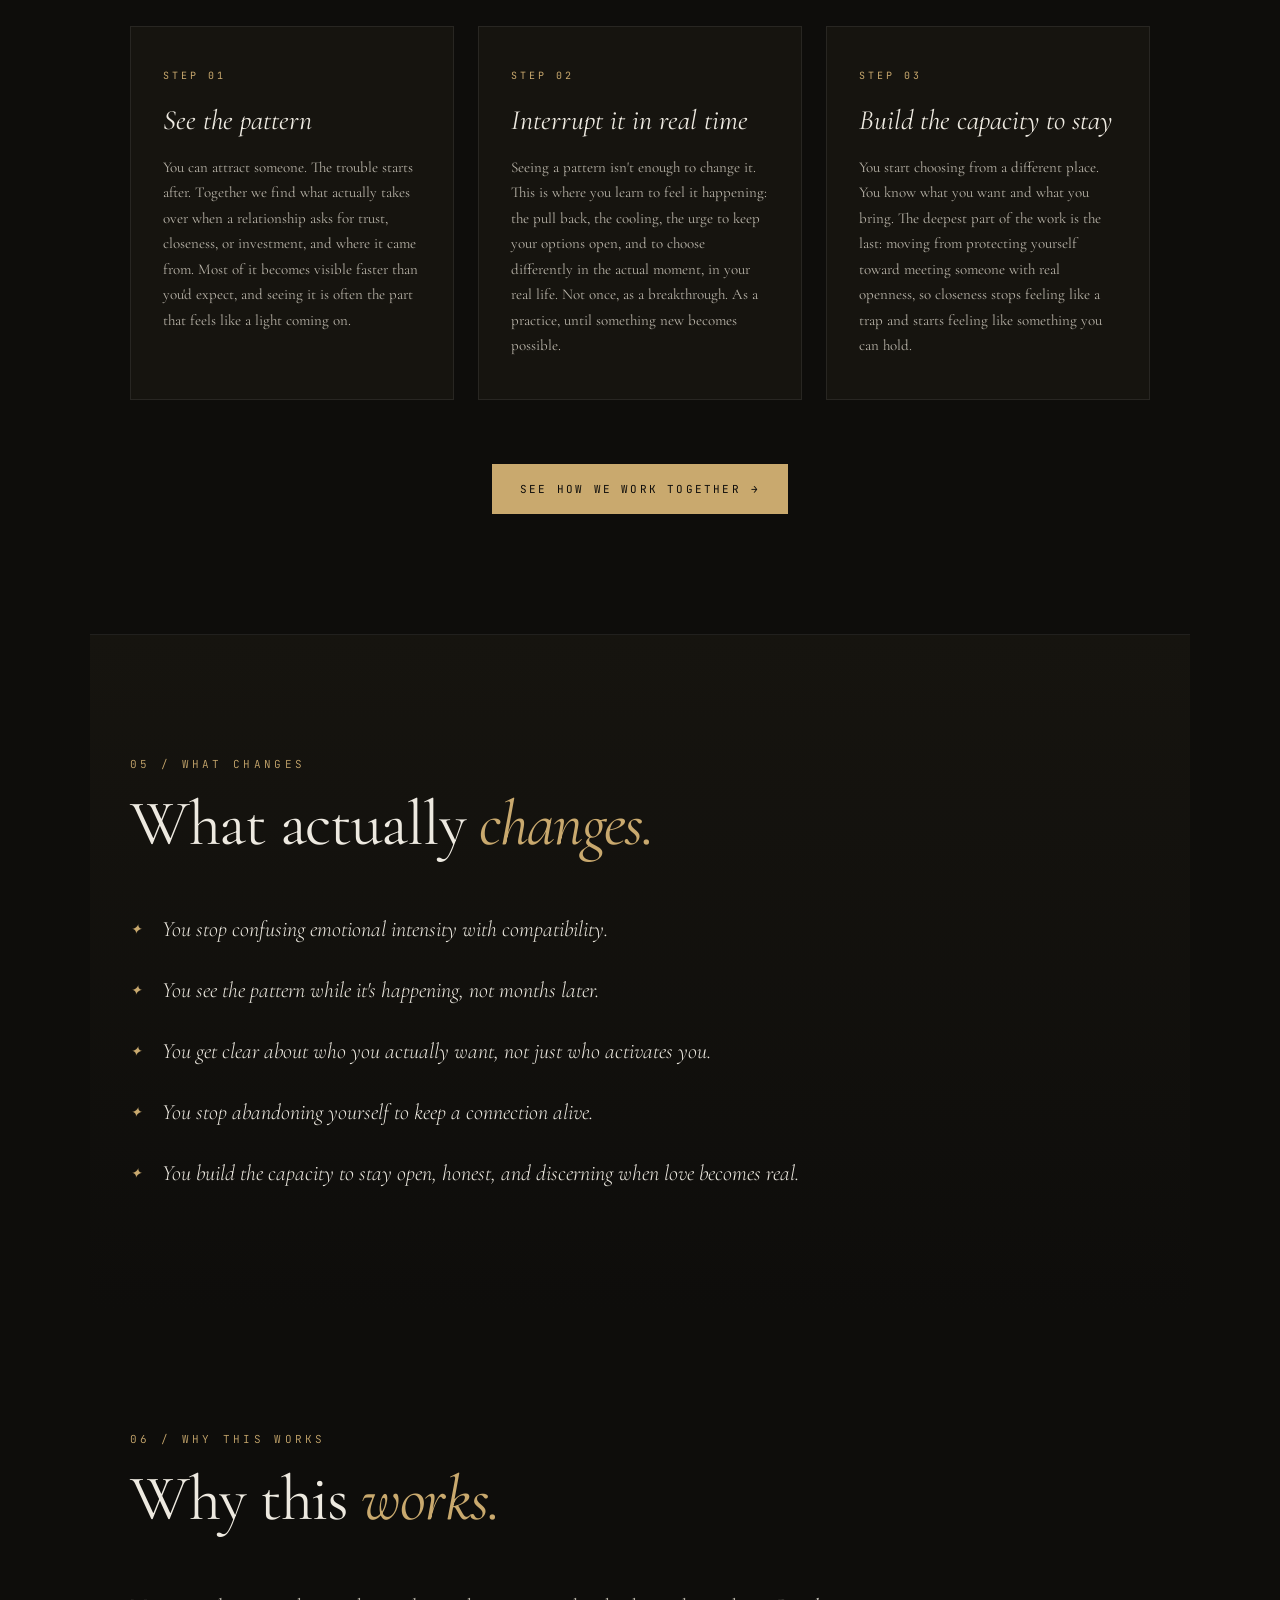
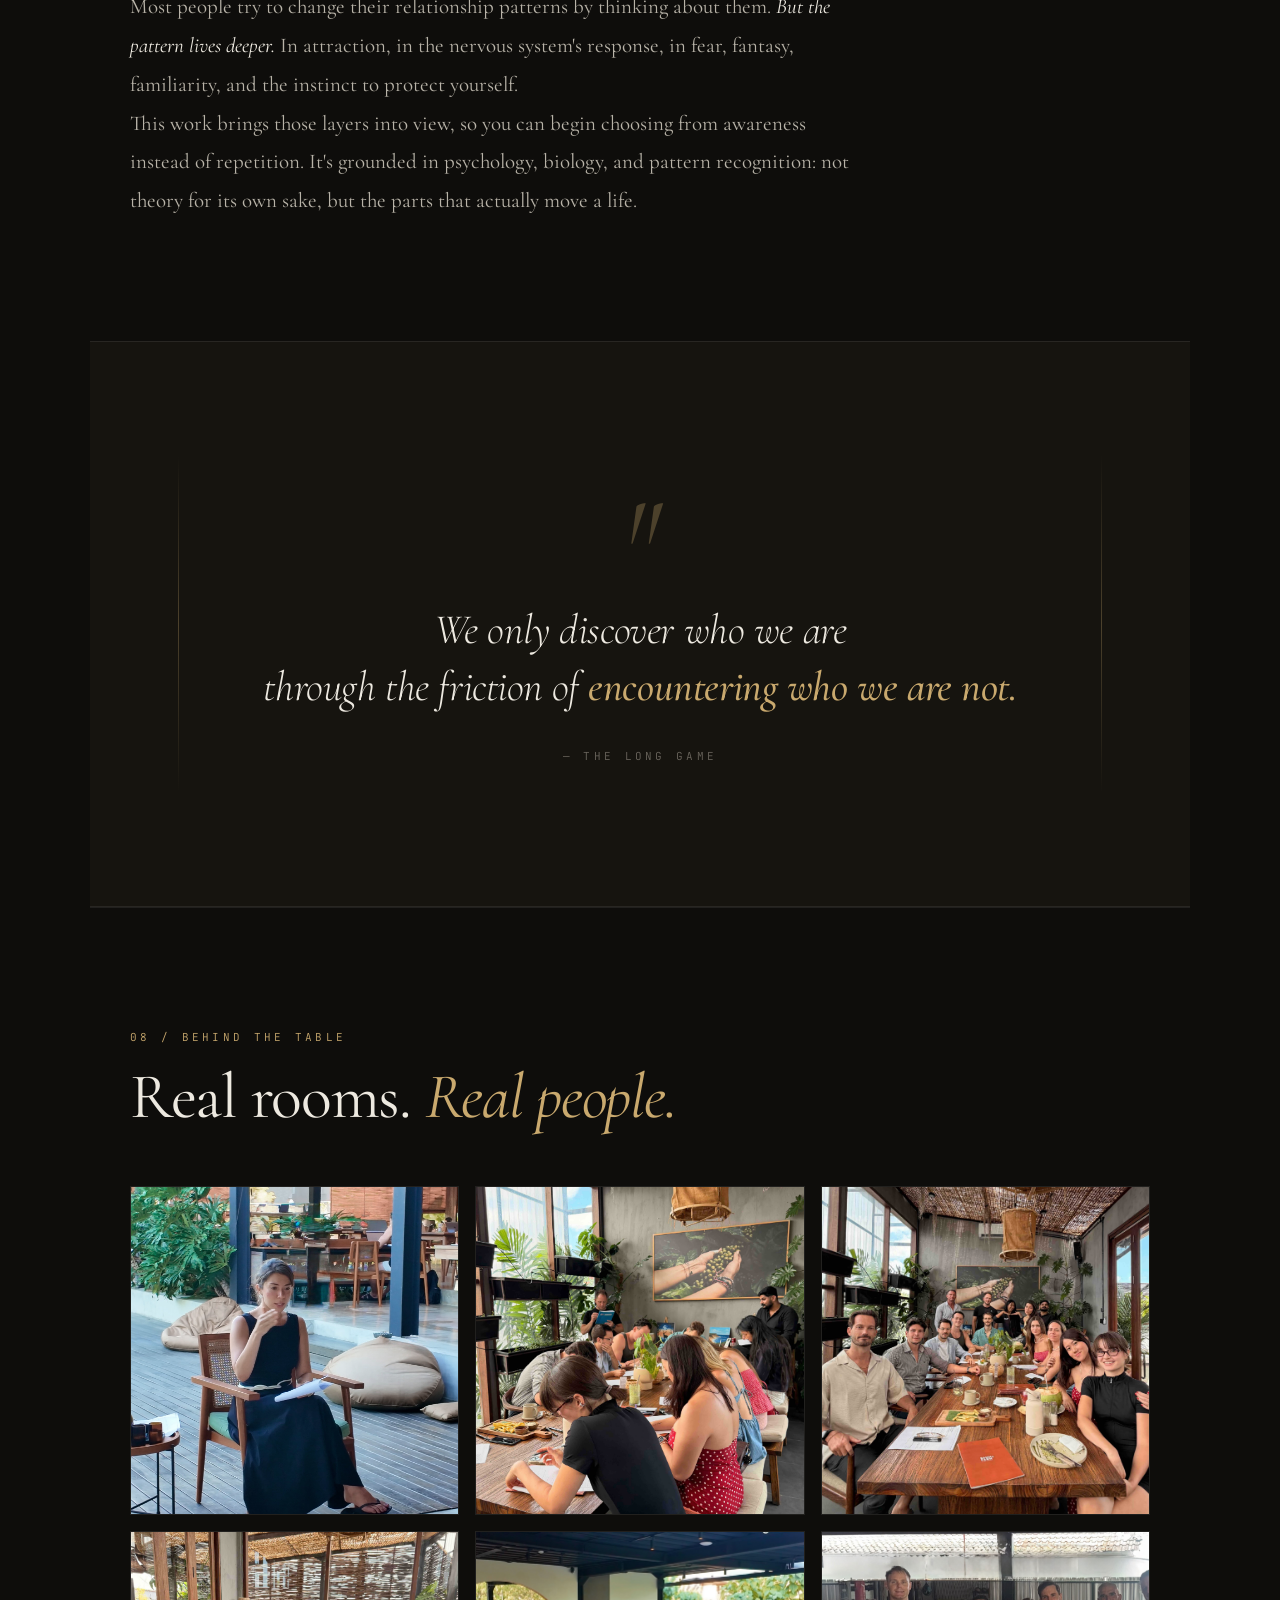
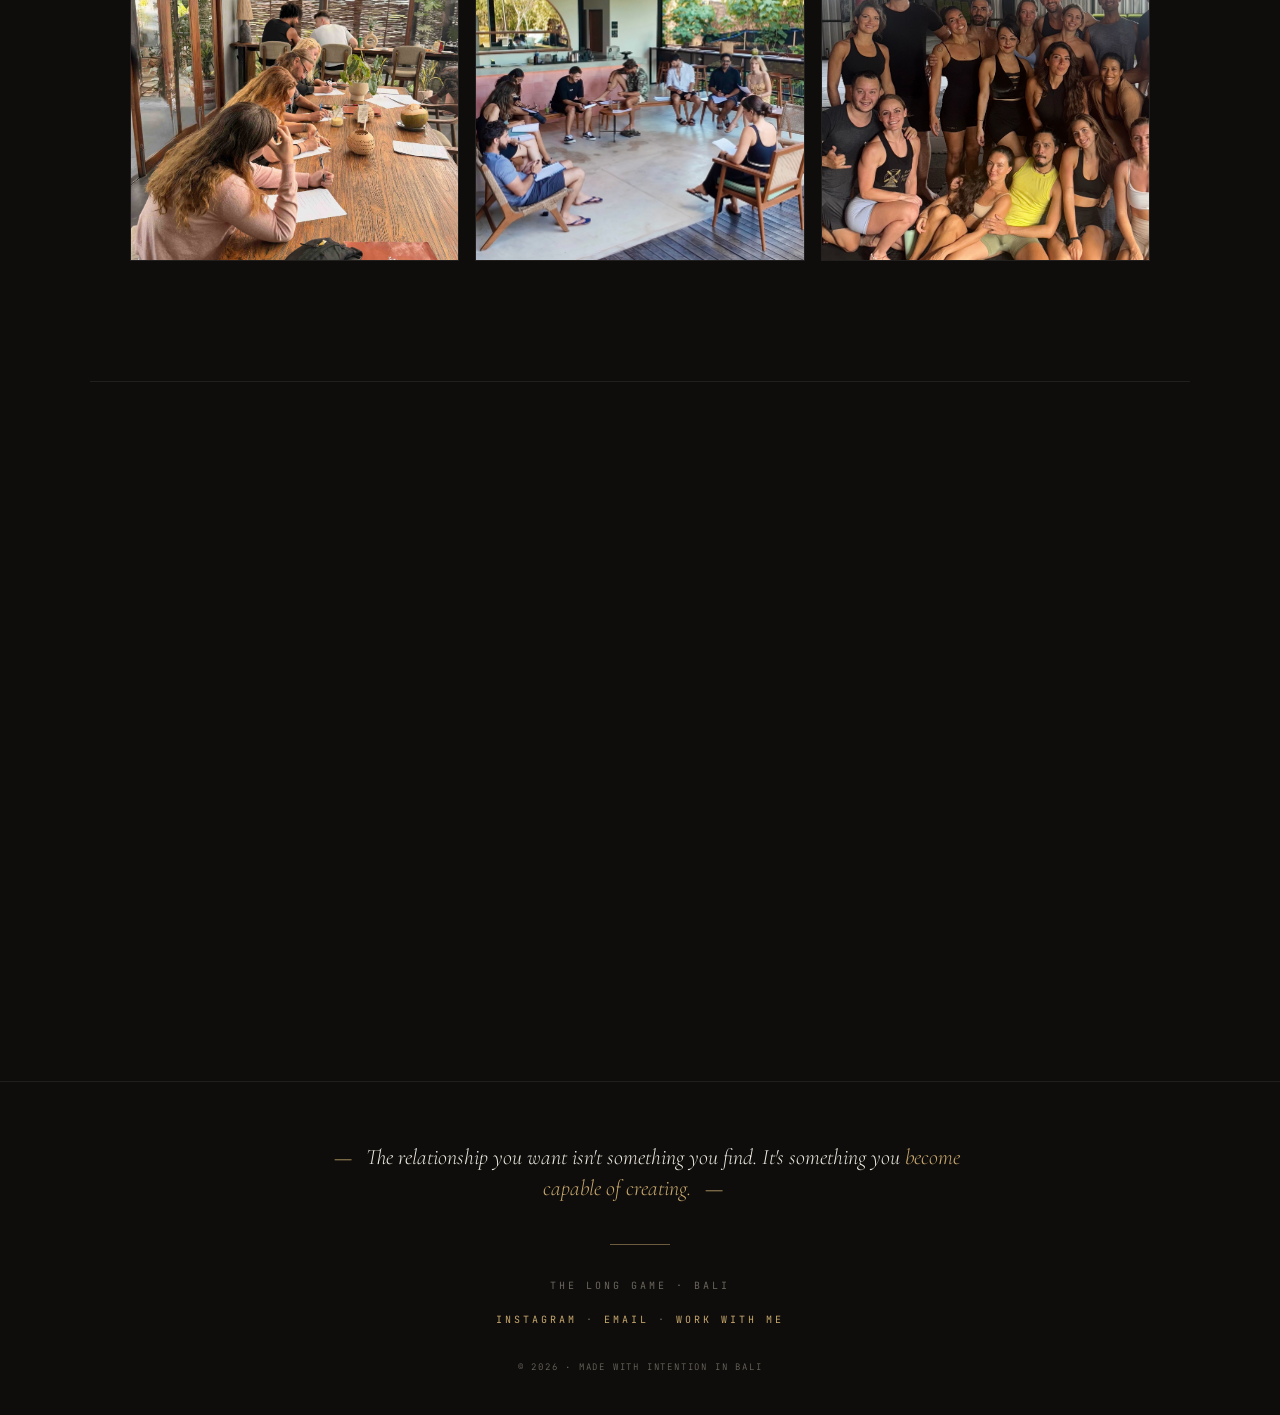
<file: index-v2.html>
<!DOCTYPE html>
<html lang="en">
<head>
<meta charset="UTF-8">
<meta name="viewport" content="width=device-width, initial-scale=1.0">
<title>The Long Game — Sara · Bali</title>
<meta name="description" content="Casual doesn't move you anymore. The work of becoming capable of the real, lasting connection you actually want.">
<link rel="preconnect" href="https://fonts.googleapis.com">
<link rel="preconnect" href="https://fonts.gstatic.com" crossorigin>
<link href="https://fonts.googleapis.com/css2?family=Cormorant+Garamond:ital,wght@0,300;0,400;0,500;0,600;0,700;1,300;1,400;1,500;1,600&family=JetBrains+Mono:wght@300;400;500&display=swap" rel="stylesheet">
<style>
:root {
  --bg: #0e0d0b;
  --surface: #16140f;
  --gold: #c9a96e;
  --gold-dim: rgba(201, 169, 110, 0.12);
  --gold-mid: rgba(201, 169, 110, 0.3);
  --cream: #ede9e0;
  --soft: #b8b3a8;
  --muted: #6b665e;
  --red: #8B3A3A;
  --line: rgba(255, 255, 255, 0.08);
}
* { margin: 0; padding: 0; box-sizing: border-box; }
html { scroll-behavior: smooth; }
body {
  background: var(--bg);
  color: var(--cream);
  font-family: 'Cormorant Garamond', 'Georgia', serif;
  font-weight: 400;
  font-size: 18px;
  line-height: 1.7;
  overflow-x: hidden;
}
::selection { background: var(--gold); color: var(--bg); }
/* Grain overlay */
body::before {
  content: '';
  position: fixed;
  inset: 0;
  pointer-events: none;
  z-index: 1000;
  opacity: 0.06;
  background-image: url("data:image/svg+xml,%3Csvg viewBox='0 0 256 256' xmlns='http://www.w3.org/2000/svg'%3E%3Cfilter id='n'%3E%3CfeTurbulence type='fractalNoise' baseFrequency='0.9' numOctaves='4' stitchTiles='stitch'/%3E%3C/filter%3E%3Crect width='100%25' height='100%25' filter='url(%23n)'/%3E%3C/svg%3E");
  mix-blend-mode: overlay;
}
.mono {
  font-family: 'JetBrains Mono', monospace;
  font-weight: 300;
  letter-spacing: 0.15em;
  text-transform: uppercase;
}
/* ─── NAV ─── */
nav {
  position: fixed;
  top: 0; left: 0; right: 0;
  z-index: 100;
  padding: 24px 40px;
  display: flex;
  justify-content: space-between;
  align-items: center;
  background: linear-gradient(180deg, rgba(14, 13, 11, 0.95), rgba(14, 13, 11, 0));
  backdrop-filter: blur(8px);
  -webkit-backdrop-filter: blur(8px);
}
.logo {
  font-family: 'Cormorant Garamond', serif;
  font-style: italic;
  font-size: 22px;
  color: var(--gold);
  letter-spacing: 0.02em;
  font-weight: 500;
}
nav .links {
  display: flex;
  gap: 32px;
}
nav a {
  color: var(--soft);
  text-decoration: none;
  font-family: 'JetBrains Mono', monospace;
  font-size: 11px;
  font-weight: 300;
  letter-spacing: 0.2em;
  text-transform: uppercase;
  transition: color 0.3s ease;
}
nav a:hover { color: var(--gold); }
@media (max-width: 768px) {
  nav { padding: 18px 22px; }
  nav .links { display: none; }
}
/* ─── HERO ─── */
.hero {
  min-height: 100vh;
  position: relative;
  display: flex;
  flex-direction: column;
  justify-content: center;
  padding: 100px 40px 60px;
  max-width: 1100px;
  margin: 0 auto;
}
.hero::before {
  content: '';
  position: absolute;
  width: 600px; height: 600px;
  border-radius: 50%;
  border: 1px solid rgba(201, 169, 110, 0.06);
  top: 5%; right: -200px;
  z-index: 0;
}
.hero::after {
  content: '';
  position: absolute;
  width: 380px; height: 380px;
  border-radius: 50%;
  border: 1px solid rgba(201, 169, 110, 0.04);
  top: 15%; right: -90px;
  z-index: 0;
}
.eyebrow {
  position: relative;
  z-index: 2;
  display: inline-flex;
  align-items: center;
  gap: 14px;
  margin-bottom: 40px;
  color: var(--gold);
  font-size: 11px;
  opacity: 0;
  animation: fadeUp 1s ease 0.2s forwards;
}
.eyebrow::before {
  content: '';
  width: 38px; height: 1px;
  background: var(--gold);
}
.hero h1 {
  position: relative;
  z-index: 2;
  font-size: clamp(44px, 8vw, 104px);
  line-height: 0.98;
  font-weight: 500;
  letter-spacing: -0.025em;
  margin-bottom: 32px;
  color: var(--cream);
  opacity: 0;
  animation: fadeUp 1.2s ease 0.4s forwards;
}
.hero h1 em {
  font-style: italic;
  font-weight: 400;
  color: var(--gold);
}
.hero-sub {
  position: relative;
  z-index: 2;
  font-size: clamp(19px, 2.2vw, 25px);
  font-style: italic;
  color: var(--soft);
  max-width: 680px;
  line-height: 1.45;
  margin-bottom: 26px;
  font-weight: 300;
  opacity: 0;
  animation: fadeUp 1.2s ease 0.7s forwards;
}
.hero-body {
  position: relative;
  z-index: 2;
  font-size: 18px;
  color: var(--soft);
  max-width: 640px;
  line-height: 1.7;
  margin-bottom: 22px;
  opacity: 0;
  animation: fadeUp 1.2s ease 0.85s forwards;
}
.hero-kicker {
  position: relative;
  z-index: 2;
  font-size: clamp(19px, 2vw, 23px);
  font-style: italic;
  color: var(--cream);
  max-width: 640px;
  line-height: 1.45;
  margin-bottom: 48px;
  opacity: 0;
  animation: fadeUp 1.2s ease 1s forwards;
}
.hero-kicker em { color: var(--gold); font-style: italic; }
.hero-cta {
  position: relative;
  z-index: 2;
  display: flex;
  gap: 18px;
  flex-wrap: wrap;
  opacity: 0;
  animation: fadeUp 1.2s ease 1.15s forwards;
}
.btn {
  display: inline-flex;
  align-items: center;
  gap: 10px;
  padding: 16px 28px;
  font-family: 'JetBrains Mono', monospace;
  font-size: 11px;
  font-weight: 400;
  letter-spacing: 0.2em;
  text-transform: uppercase;
  text-decoration: none;
  cursor: pointer;
  border: none;
  transition: all 0.3s ease;
}
.btn-primary {
  background: var(--gold);
  color: var(--bg);
}
.btn-primary:hover {
  background: var(--cream);
  transform: translateY(-2px);
}
.btn-ghost {
  background: transparent;
  color: var(--cream);
  border: 1px solid var(--gold-mid);
}
.btn-ghost:hover {
  border-color: var(--gold);
  color: var(--gold);
  background: var(--gold-dim);
}
.btn .arrow {
  transition: transform 0.3s ease;
}
.btn:hover .arrow {
  transform: translateX(4px);
}
.scroll-indicator {
  position: absolute;
  bottom: 40px;
  left: 50%;
  transform: translateX(-50%);
  font-family: 'JetBrains Mono', monospace;
  font-size: 9px;
  letter-spacing: 0.3em;
  color: var(--muted);
  opacity: 0;
  animation: fadeUp 1s ease 1.3s forwards;
  text-transform: uppercase;
}
.scroll-indicator::after {
  content: '';
  display: block;
  width: 1px; height: 32px;
  background: var(--gold);
  margin: 12px auto 0;
  animation: scroll-pulse 2s ease infinite;
}
@keyframes fadeUp {
  from { opacity: 0; transform: translateY(20px); }
  to { opacity: 1; transform: translateY(0); }
}
@keyframes scroll-pulse {
  0%, 100% { transform: scaleY(1); opacity: 1; }
  50% { transform: scaleY(0.4); opacity: 0.4; }
}
/* ─── SECTION GENERAL ─── */
section {
  padding: 120px 40px;
  max-width: 1100px;
  margin: 0 auto;
  position: relative;
}
.section-num {
  font-family: 'JetBrains Mono', monospace;
  font-size: 11px;
  font-weight: 300;
  letter-spacing: 0.3em;
  color: var(--gold);
  margin-bottom: 16px;
  display: block;
  text-transform: uppercase;
}
.section-title {
  font-size: clamp(36px, 5.5vw, 64px);
  line-height: 1.05;
  font-weight: 400;
  letter-spacing: -0.02em;
  margin-bottom: 56px;
  color: var(--cream);
  max-width: 820px;
}
.section-title em {
  font-style: italic;
  color: var(--gold);
}
/* ─── FILTER (Is this you) ─── */
.filter-section {
  background: linear-gradient(180deg, var(--bg) 0%, var(--surface) 100%);
  border-top: 1px solid var(--line);
}
.filter-grid {
  display: grid;
  grid-template-columns: 1.2fr 1fr;
  gap: 56px;
}
@media (max-width: 900px) {
  .filter-grid { grid-template-columns: 1fr; gap: 40px; }
}
.filter-col h3 {
  font-family: 'JetBrains Mono', monospace;
  font-size: 12px;
  letter-spacing: 0.25em;
  text-transform: uppercase;
  color: var(--gold);
  margin-bottom: 28px;
  padding-bottom: 16px;
  border-bottom: 1px solid var(--gold-mid);
}
.filter-col.no h3 { color: var(--muted); border-bottom-color: var(--line); }
.filter-col ul { list-style: none; }
.filter-col li {
  font-size: 18px;
  line-height: 1.5;
  color: var(--soft);
  margin-bottom: 22px;
  padding-left: 26px;
  position: relative;
}
.filter-col li::before {
  content: '✦';
  position: absolute;
  left: 0;
  color: var(--gold);
  font-size: 13px;
  top: 3px;
}
.filter-col.no li { color: var(--muted); }
.filter-col.no li::before { content: '—'; color: var(--muted); }
/* ─── ABOUT ─── */
.about-grid {
  display: grid;
  grid-template-columns: 1fr 1fr;
  gap: 80px;
  align-items: center;
}
@media (max-width: 900px) {
  .about-grid { grid-template-columns: 1fr; gap: 60px; }
}
.about-text p {
  font-size: 19px;
  line-height: 1.75;
  color: var(--soft);
  margin-bottom: 22px;
}
.about-text p strong {
  color: var(--cream);
  font-weight: 500;
  font-style: italic;
}
.about-text iframe { width: 100%; aspect-ratio: 16/9; height: auto; border: 1px solid var(--gold-mid); }
/* ─── HOW THE WORK MOVES (steps) ─── */
.steps-section { background: var(--bg); }
.steps-grid {
  display: grid;
  grid-template-columns: repeat(3, 1fr);
  gap: 24px;
}
@media (max-width: 900px) { .steps-grid { grid-template-columns: 1fr; } }
.step-card {
  background: var(--surface);
  border: 1px solid var(--line);
  padding: 40px 32px;
  position: relative;
  overflow: hidden;
  transition: all 0.4s ease;
}
.step-card:hover { border-color: var(--gold-mid); transform: translateY(-4px); }
.step-num {
  font-family: 'JetBrains Mono', monospace;
  font-size: 10px;
  letter-spacing: 0.3em;
  color: var(--gold);
  text-transform: uppercase;
  margin-bottom: 20px;
}
.step-card h3 {
  font-size: 28px;
  font-weight: 400;
  font-style: italic;
  color: var(--cream);
  margin-bottom: 18px;
  line-height: 1.15;
}
.step-card p { font-size: 15px; line-height: 1.7; color: var(--soft); }
.steps-cta { text-align: center; margin-top: 64px; }
/* ─── PHILOSOPHY QUOTE ─── */
.quote-section {
  padding: 140px 40px;
  text-align: center;
  background: var(--surface);
  border-top: 1px solid var(--line);
  border-bottom: 1px solid var(--line);
  position: relative;
  overflow: hidden;
}
.quote-section::before, .quote-section::after {
  content: '';
  position: absolute;
  width: 1px;
  background: linear-gradient(180deg, transparent, var(--gold-mid), transparent);
  height: 60%;
  top: 20%;
}
.quote-section::before { left: 8%; }
.quote-section::after { right: 8%; }
.quote-mark {
  font-family: 'Cormorant Garamond', serif;
  font-size: 120px;
  color: var(--gold);
  line-height: 1;
  opacity: 0.3;
  font-style: italic;
}
.quote-text {
  font-size: clamp(24px, 3.5vw, 42px);
  font-style: italic;
  font-weight: 300;
  line-height: 1.35;
  max-width: 900px;
  margin: 0 auto 32px;
  color: var(--cream);
  letter-spacing: -0.01em;
}
.quote-text em { color: var(--gold); font-weight: 500; }
.quote-attribution {
  font-family: 'JetBrains Mono', monospace;
  font-size: 11px;
  letter-spacing: 0.3em;
  color: var(--muted);
  text-transform: uppercase;
}
/* ─── THE TEST ─── */
.test-section {
  background: linear-gradient(180deg, var(--bg) 0%, #110f0b 100%);
  text-align: center;
  border-top: 1px solid var(--line);
}
.test-card {
  max-width: 760px;
  margin: 40px auto 0;
  padding: 60px 50px;
  background: var(--surface);
  border: 1px solid var(--gold-mid);
  position: relative;
  overflow: hidden;
}
.test-card::before {
  content: '';
  position: absolute;
  width: 300px; height: 300px;
  border-radius: 50%;
  border: 1px solid var(--gold-mid);
  top: -100px; right: -100px;
  opacity: 0.4;
}
.test-card::after {
  content: '✦';
  position: absolute;
  top: 28px; right: 32px;
  color: var(--gold);
  font-size: 22px;
  font-family: 'Cormorant Garamond', serif;
}
.test-eyebrow {
  font-family: 'JetBrains Mono', monospace;
  font-size: 10px;
  letter-spacing: 0.3em;
  color: var(--gold);
  text-transform: uppercase;
  margin-bottom: 22px;
  position: relative;
  z-index: 2;
}
.test-card h3 {
  font-size: clamp(30px, 4.5vw, 46px);
  font-weight: 400;
  line-height: 1.1;
  color: var(--cream);
  margin-bottom: 22px;
  letter-spacing: -0.02em;
  position: relative;
  z-index: 2;
}
.test-card h3 em { font-style: italic; color: var(--gold); }
.test-card p {
  font-size: 17px;
  font-style: italic;
  color: var(--soft);
  line-height: 1.6;
  max-width: 540px;
  margin: 0 auto 36px;
  position: relative;
  z-index: 2;
}
.test-meta {
  font-family: 'JetBrains Mono', monospace;
  font-size: 9px;
  letter-spacing: 0.3em;
  color: var(--muted);
  text-transform: uppercase;
  margin-top: 24px;
  position: relative;
  z-index: 2;
}
/* ─── TESTIMONIALS (placeholder — unhide when testimonials arrive) ─── */
.proof-section { background: var(--surface); border-top: 1px solid var(--line); border-bottom: 1px solid var(--line); text-align: center; }
.proof-grid { display: grid; grid-template-columns: repeat(3, 1fr); gap: 24px; margin-top: 40px; text-align: left; }
@media (max-width: 900px) { .proof-grid { grid-template-columns: 1fr; } }
.proof-card { background: var(--bg); border: 1px solid var(--line); padding: 36px 30px; }
.proof-card p { font-size: 18px; font-style: italic; color: var(--cream); line-height: 1.5; margin-bottom: 22px; }
.proof-card .who { font-family: 'JetBrains Mono', monospace; font-size: 10px; letter-spacing: 0.2em; text-transform: uppercase; color: var(--gold); }
/* ─── WORKSHOPS GALLERY ─── */
.gallery-section {
  background: var(--bg);
  border-top: 1px solid var(--line);
  border-bottom: 1px solid var(--line);
}
.gallery-grid {
  display: grid;
  grid-template-columns: repeat(3, 1fr);
  gap: 16px;
  margin-top: 40px;
}
@media (max-width: 768px) { .gallery-grid { grid-template-columns: repeat(2, 1fr); } }
.gallery-item {
  position: relative;
  aspect-ratio: 1;
  background: var(--bg);
  border: 1px solid var(--line);
  overflow: hidden;
  cursor: pointer;
  transition: border-color 0.3s ease;
}
.gallery-item:hover { border-color: var(--gold-mid); }
.gallery-img {
  width: 100%; height: 100%;
  object-fit: cover; object-position: center;
  display: block;
  transition: transform 0.5s ease;
  filter: grayscale(8%);
}
.gallery-item:hover .gallery-img { transform: scale(1.04); }
/* ─── CTA / CONTACT ─── */
.cta-section {
  padding: 160px 40px;
  text-align: center;
  background: var(--bg);
  position: relative;
  overflow: hidden;
}
.cta-section::before {
  content: '';
  position: absolute;
  width: 800px; height: 800px;
  border-radius: 50%;
  border: 1px solid rgba(201, 169, 110, 0.04);
  top: 50%; left: 50%;
  transform: translate(-50%, -50%);
}
.cta-section::after {
  content: '';
  position: absolute;
  width: 500px; height: 500px;
  border-radius: 50%;
  border: 1px solid rgba(201, 169, 110, 0.06);
  top: 50%; left: 50%;
  transform: translate(-50%, -50%);
}
.cta-content { position: relative; z-index: 2; max-width: 800px; margin: 0 auto; }
.cta-heading {
  font-size: clamp(40px, 6vw, 76px);
  line-height: 1;
  font-weight: 400;
  letter-spacing: -0.025em;
  color: var(--cream);
  margin-bottom: 32px;
}
.cta-heading em { font-style: italic; color: var(--gold); }
.cta-sub { font-size: 20px; font-style: italic; color: var(--soft); margin-bottom: 48px; line-height: 1.5; }
.cta-row { display: flex; gap: 18px; justify-content: center; flex-wrap: wrap; }
/* ─── FOOTER ─── */
footer { padding: 60px 40px 40px; border-top: 1px solid var(--line); text-align: center; background: var(--bg); }
.footer-quote {
  font-size: 22px;
  font-style: italic;
  color: var(--cream);
  font-weight: 300;
  max-width: 700px;
  margin: 0 auto 40px;
  line-height: 1.4;
}
.footer-quote em { color: var(--gold); font-style: italic; }
.footer-quote::before, .footer-quote::after { content: '—'; color: var(--gold); margin: 0 14px; }
.footer-meta {
  font-family: 'JetBrains Mono', monospace;
  font-size: 10px;
  letter-spacing: 0.3em;
  color: var(--muted);
  text-transform: uppercase;
}
.footer-meta a { color: var(--gold); text-decoration: none; transition: color 0.3s ease; }
.footer-meta a:hover { color: var(--cream); }
.footer-divider { width: 60px; height: 1px; background: var(--gold); margin: 32px auto; opacity: 0.5; }
/* ─── HERO IMAGE ─── */
.hero-image {
  position: absolute;
  right: -40px; top: 50%;
  transform: translateY(-50%);
  width: 46%; height: 85%;
  overflow: hidden; z-index: 1;
  border: 1px solid rgba(201, 169, 110, 0.1);
}
.hero-image::before {
  content: '';
  position: absolute; inset: 0;
  background: linear-gradient(100deg, var(--bg) 0%, rgba(14,13,11,0.3) 45%, transparent 100%);
  z-index: 2;
}
.hero-image::after { content: ''; position: absolute; inset: 0; background: rgba(14, 13, 11, 0.35); z-index: 1; }
.hero-image img { width: 100%; height: 100%; object-fit: cover; object-position: center 30%; filter: grayscale(15%) brightness(0.9); }
@media (max-width: 900px) { .hero-image { display: none; } }
/* Subtle scroll reveal */
.reveal { opacity: 0; transform: translateY(30px); transition: opacity 1s ease, transform 1s ease; }
.reveal.visible { opacity: 1; transform: translateY(0); }
/* ─── FILTER CTA / CHANGES / WHY ─── */
.filter-cta { display:flex; gap:18px; justify-content:center; flex-wrap:wrap; margin-top:60px; }
.changes-section { background:linear-gradient(180deg,var(--surface) 0%,var(--bg) 100%); border-top:1px solid var(--line); }
.changes-list { list-style:none; max-width:780px; }
.changes-list li { font-size:clamp(18px,2.1vw,22px); line-height:1.5; color:var(--cream); margin-bottom:28px; padding-left:32px; position:relative; font-style:italic; font-weight:300; }
.changes-list li:last-child { margin-bottom:0; }
.changes-list li::before { content:'✦'; position:absolute; left:0; color:var(--gold); font-size:14px; top:6px; }
.why-section { background:var(--bg); }
.why-body { font-size:clamp(17px,1.9vw,21px); line-height:1.85; color:var(--soft); max-width:740px; }
.why-body strong { color:var(--cream); font-style:italic; font-weight:400; }
/* ─── MOBILE REFINEMENTS ─── */
@media (max-width: 768px) {
  section { padding: 80px 22px; }
  .hero { padding: 112px 22px 90px; min-height: auto; }
  .hero h1 { margin-bottom: 26px; }
  .hero-sub { margin-bottom: 22px; }
  .quote-section { padding: 90px 22px; }
  .cta-section { padding: 110px 22px; }
  .test-card { padding: 46px 26px; }
  .filter-section, .steps-section { padding-top: 80px; padding-bottom: 80px; }
  .hero-cta, .cta-row, .filter-cta { flex-direction: column; align-items: stretch; }
  .hero-cta .btn, .cta-row .btn, .filter-cta .btn { width: 100%; justify-content: center; }
}
</style>
</head>
<body>
<!-- NAV -->
<nav>
  <div class="logo">The Long Game</div>
  <div class="links">
    <a href="#about">About</a>
    <a href="#method">The Work</a>
    <a href="#test">The Test</a>
    <a href="/pricing">Work With Me</a>
  </div>
</nav>
<!-- HERO -->
<section class="hero">
  <div class="eyebrow mono">Sara — Bali</div>
  <h1>Casual doesn't move you anymore. <em>You want something real.</em></h1>
  <p class="hero-sub">You've tried the situationships, the almost-right people, the intensity that felt promising and never deepened. The problem was never a shortage of options. It's that the connection you want now asks more of you.</p>
  <p class="hero-body">Bigger love asks for bigger honesty: more self-awareness, more emotional capacity, more willingness to grow. That's the work I do, helping people uncover the hidden patterns shaping how they choose, love, and protect themselves, so they stop repeating the same dynamics when connection becomes real.</p>
  <p class="hero-kicker">Because the relationship you want isn't something you just find. <em>It's something you become capable of creating.</em></p>
  <div class="hero-cta">
    <a href="/pricing" class="btn btn-primary">
      <span>Work With Me</span>
      <span class="arrow">→</span>
    </a>
    <a href="#test" class="btn btn-ghost">
      <span>Take the Test</span>
    </a>
  </div>
  <p><br><br></p>
  <div class="scroll-indicator mono">Scroll</div>
</section>
<!-- FILTER -->
<section id="for-you" class="filter-section reveal">
  <span class="section-num">01 / Is this you?</span>
  <h2 class="section-title">The right work <em>for the right person.</em></h2>
  <div class="filter-grid">
    <div class="filter-col yes">
      <h3>This is for you if</h3>
      <ul>
        <li>You can attract connection, but you can't seem to keep the kind you actually want.</li>
        <li>You have options, and somehow that's become part of the problem.</li>
        <li>You can start something easily. It's what comes after that's hard: trust, consistency, letting someone close.</li>
        <li>You've felt desired, but not deeply known. Or chosen for a while, but never fully.</li>
        <li>You're starting to suspect your independence has quietly become a cage. Or that you lose yourself trying to be chosen.</li>
      </ul>
    </div>
    <div class="filter-col no">
      <h3>It's not for you if</h3>
      <ul>
        <li>You're looking for dating tactics, openers, or how to get more matches.</li>
        <li>You want to be told the problem is everyone you've dated.</li>
        <li>You're not willing to look at your own part in the pattern.</li>
      </ul>
    </div>
  </div>
  <div class="filter-cta">
    <a href="/pricing" class="btn btn-primary">
      <span>Start with the Clarity Session</span>
      <span class="arrow">→</span>
    </a>
    <a href="https://www.saraarbani.com/relationship-readiness-quiz" target="_blank" rel="noopener" class="btn btn-ghost">
      <span>Take the Readiness Test</span>
    </a>
  </div>
</section>
<!-- THE TEST (moved up — capture at the recognition peak) -->
<section id="test" class="test-section reveal">
  <span class="section-num">02 / The Test</span>
  <h2 class="section-title">Where do you<br>actually <em>stand?</em></h2>
  <div class="test-card">
    <div class="test-eyebrow mono">The Relationship Readiness Test</div>
    <h3>A detailed assessment of <em>how ready you actually are</em><br>for the relationship you say you want.</h3>
    <p>Twenty questions designed to surface the patterns, expectations and blind spots most people never look at. Your result is delivered instantly: accurate, specific, and impossible to ignore.</p>
    <a href="https://www.saraarbani.com/relationship-readiness-quiz" target="_blank" rel="noopener" class="btn btn-primary">
      <span>Take the Test</span>
      <span class="arrow">→</span>
    </a>
    <div class="test-meta mono">20 Questions · Instant Result</div>
  </div>
</section>
<!-- ABOUT -->
<section id="about" class="reveal">
  <span class="section-num">03 / Why I do this work</span>
  <h2 class="section-title">The person<br><em>across from you.</em></h2>
  <div class="about-grid">
    <div class="about-text">
      <p>I've spent years working closely with high-performing people. <strong>They had everything handled, except comfortably getting close to someone.</strong></p>
      <p>They were seeing relationships through old lenses they'd never updated. And it was costing them the thing that mattered most. So I built a way to change that.</p>
      <p>What I have is a lifelong obsession with how people work. Why we choose what we choose. What makes us change. I draw on psychology, physiology, practical tools, and philosophies that have held up across cultures, and I keep what actually shifts a life.</p>
      <p>This comes from years of close observation: private conversations, the patterns people repeat, the contradictions they live with, the quiet dynamics of attraction, and the distance between what people say they want and what they keep choosing.</p>
      <p>Here's what I believe. Most of us are trying to get a better deal. A better partner walking through the door. Without changing the reality we'd be bringing them into.</p>
      <p>But the moment you expand your own capacity, love stops being something you hunt for. It becomes something you can finally receive.</p>
      <p><strong>That's the work. Not better dating. A different relationship to the whole question.</strong></p>
    </div>
    <iframe width="560" height="315" src="https://www.youtube.com/embed/5GcVeJepIIs?si=flMz0RzaoOUw-oSl" title="YouTube video player" frameborder="0" allow="accelerometer; autoplay; clipboard-write; encrypted-media; gyroscope; picture-in-picture; web-share" referrerpolicy="strict-origin-when-cross-origin" allowfullscreen></iframe>
  </div>
</section>
<!-- HOW THE WORK MOVES -->
<section id="method" class="steps-section reveal">
  <span class="section-num">04 / How the work moves</span>
  <h2 class="section-title">See the pattern. Interrupt it.<br><em>Build the capacity to stay.</em></h2>
  <div class="steps-grid">
    <div class="step-card">
      <div class="step-num">Step 01</div>
      <h3>See the pattern</h3>
      <p>You can attract someone. The trouble starts after. Together we find what actually takes over when a relationship asks for trust, closeness, or investment, and where it came from. Most of it becomes visible faster than you'd expect, and seeing it is often the part that feels like a light coming on.</p>
    </div>
    <div class="step-card">
      <div class="step-num">Step 02</div>
      <h3>Interrupt it in real time</h3>
      <p>Seeing a pattern isn't enough to change it. This is where you learn to feel it happening: the pull back, the cooling, the urge to keep your options open, and to choose differently in the actual moment, in your real life. Not once, as a breakthrough. As a practice, until something new becomes possible.</p>
    </div>
    <div class="step-card">
      <div class="step-num">Step 03</div>
      <h3>Build the capacity to stay</h3>
      <p>You start choosing from a different place. You know what you want and what you bring. The deepest part of the work is the last: moving from protecting yourself toward meeting someone with real openness, so closeness stops feeling like a trap and starts feeling like something you can hold.</p>
    </div>
  </div>
  <div class="steps-cta">
    <a href="/pricing" class="btn btn-primary">
      <span>See How We Work Together</span>
      <span class="arrow">→</span>
    </a>
  </div>
</section>
<!-- WHAT CHANGES -->
<section id="changes" class="changes-section reveal">
  <span class="section-num">05 / What changes</span>
  <h2 class="section-title">What actually <em>changes.</em></h2>
  <ul class="changes-list">
    <li>You stop confusing emotional intensity with compatibility.</li>
    <li>You see the pattern while it's happening, not months later.</li>
    <li>You get clear about who you actually want, not just who activates you.</li>
    <li>You stop abandoning yourself to keep a connection alive.</li>
    <li>You build the capacity to stay open, honest, and discerning when love becomes real.</li>
  </ul>
</section>
<!-- WHY THIS WORKS -->
<section id="why" class="why-section reveal">
  <span class="section-num">06 / Why this works</span>
  <h2 class="section-title">Why this <em>works.</em></h2>
  <div class="why-body">
    <p>Most people try to change their relationship patterns by thinking about them. <strong>But the pattern lives deeper.</strong> In attraction, in the nervous system's response, in fear, fantasy, familiarity, and the instinct to protect yourself.</p>
    <p>This work brings those layers into view, so you can begin choosing from awareness instead of repetition. It's grounded in psychology, biology, and pattern recognition: not theory for its own sake, but the parts that actually move a life.</p>
  </div>
</section>
<!-- ============================================================ -->
<!-- TESTIMONIALS — unhide this section when your video/written  -->
<!-- testimonials are ready (replace the placeholder cards).     -->
<!-- ============================================================ -->
<!--
<section id="proof" class="proof-section reveal">
  <span class="section-num">07 / In their words</span>
  <h2 class="section-title">What changes <em>when you see it.</em></h2>
  <div class="proof-grid">
    <div class="proof-card">
      <p>"Testimonial quote goes here."</p>
      <div class="who">First name · Context</div>
    </div>
    <div class="proof-card">
      <p>"Testimonial quote goes here."</p>
      <div class="who">First name · Context</div>
    </div>
    <div class="proof-card">
      <p>"Testimonial quote goes here."</p>
      <div class="who">First name · Context</div>
    </div>
  </div>
</section>
-->
<!-- QUOTE (moved deeper, after recognition has compounded) -->
<section class="quote-section reveal">
  <div class="quote-mark">"</div>
  <p class="quote-text">We only discover who we are<br>through the friction of <em>encountering who we are not.</em></p>
  <div class="quote-attribution mono">— The Long Game</div>
</section>
<!-- GALLERY -->
<section class="gallery-section reveal">
  <span class="section-num">08 / Behind the Table</span>
  <h2 class="section-title">Real rooms. <em>Real people.</em></h2>
  <div class="gallery-grid">
    <div class="gallery-item"><img src="images/Tezza-0713.JPG" alt="Workshop" class="gallery-img"></div>
    <div class="gallery-item"><img src="images/IMG_2845.jpg" alt="Group" class="gallery-img"></div>
    <div class="gallery-item"><img src="images/IMG_2852.jpg" alt="Workshop session" class="gallery-img"></div>
    <div class="gallery-item"><img src="images/IMG_4141.jpg" alt="Sara" class="gallery-img"></div>
    <div class="gallery-item"><img src="images/Tezza-8433.JPG" alt="Workshop" class="gallery-img"></div>
    <div class="gallery-item"><img src="images/IMG_4745.jpg" alt="Community" class="gallery-img"></div>
  </div>
</section>
<!-- CTA -->
<section id="contact" class="cta-section reveal">
  <div class="cta-content">
    <span class="section-num">09 / Begin</span>
    <h2 class="cta-heading">Ready to become someone<br><em>who can stay?</em></h2>
    <p class="cta-sub">There are a few ways to begin, depending on where you are and what you're ready for. See them, and choose your starting point.</p>
    <div class="cta-row">
      <a href="/pricing" class="btn btn-primary">
        <span>Work With Me</span>
        <span class="arrow">→</span>
      </a>
      <a href="https://calendly.com/biobible/30min" target="_blank" rel="noopener" class="btn btn-ghost">
        <span>Book a 20-min Call</span>
      </a>
    </div>
  </div>
</section>
<!-- FOOTER -->
<footer>
  <p class="footer-quote">The relationship you want isn't something you find. It's something you <em>become capable of creating.</em></p>
  <div class="footer-divider"></div>
  <div class="footer-meta">
    The Long Game · Bali<br><br>
    <a href="https://instagram.com/saraabani" target="_blank" rel="noopener">Instagram</a> ·
    <a href="mailto:tehrunners@gmail.com">Email</a> ·
    <a href="/pricing">Work With Me</a>
  </div>
  <p style="margin-top: 32px; font-size: 9px; color: var(--muted); letter-spacing: 0.2em;" class="mono">© 2026 · Made with intention in Bali</p>
</footer>
<script>
const observer = new IntersectionObserver((entries) => {
  entries.forEach(entry => {
    if (entry.isIntersecting) { entry.target.classList.add('visible'); }
  });
}, { threshold: 0.1 });
document.querySelectorAll('.reveal').forEach(el => observer.observe(el));
</script>
</body>
</html>
</file>
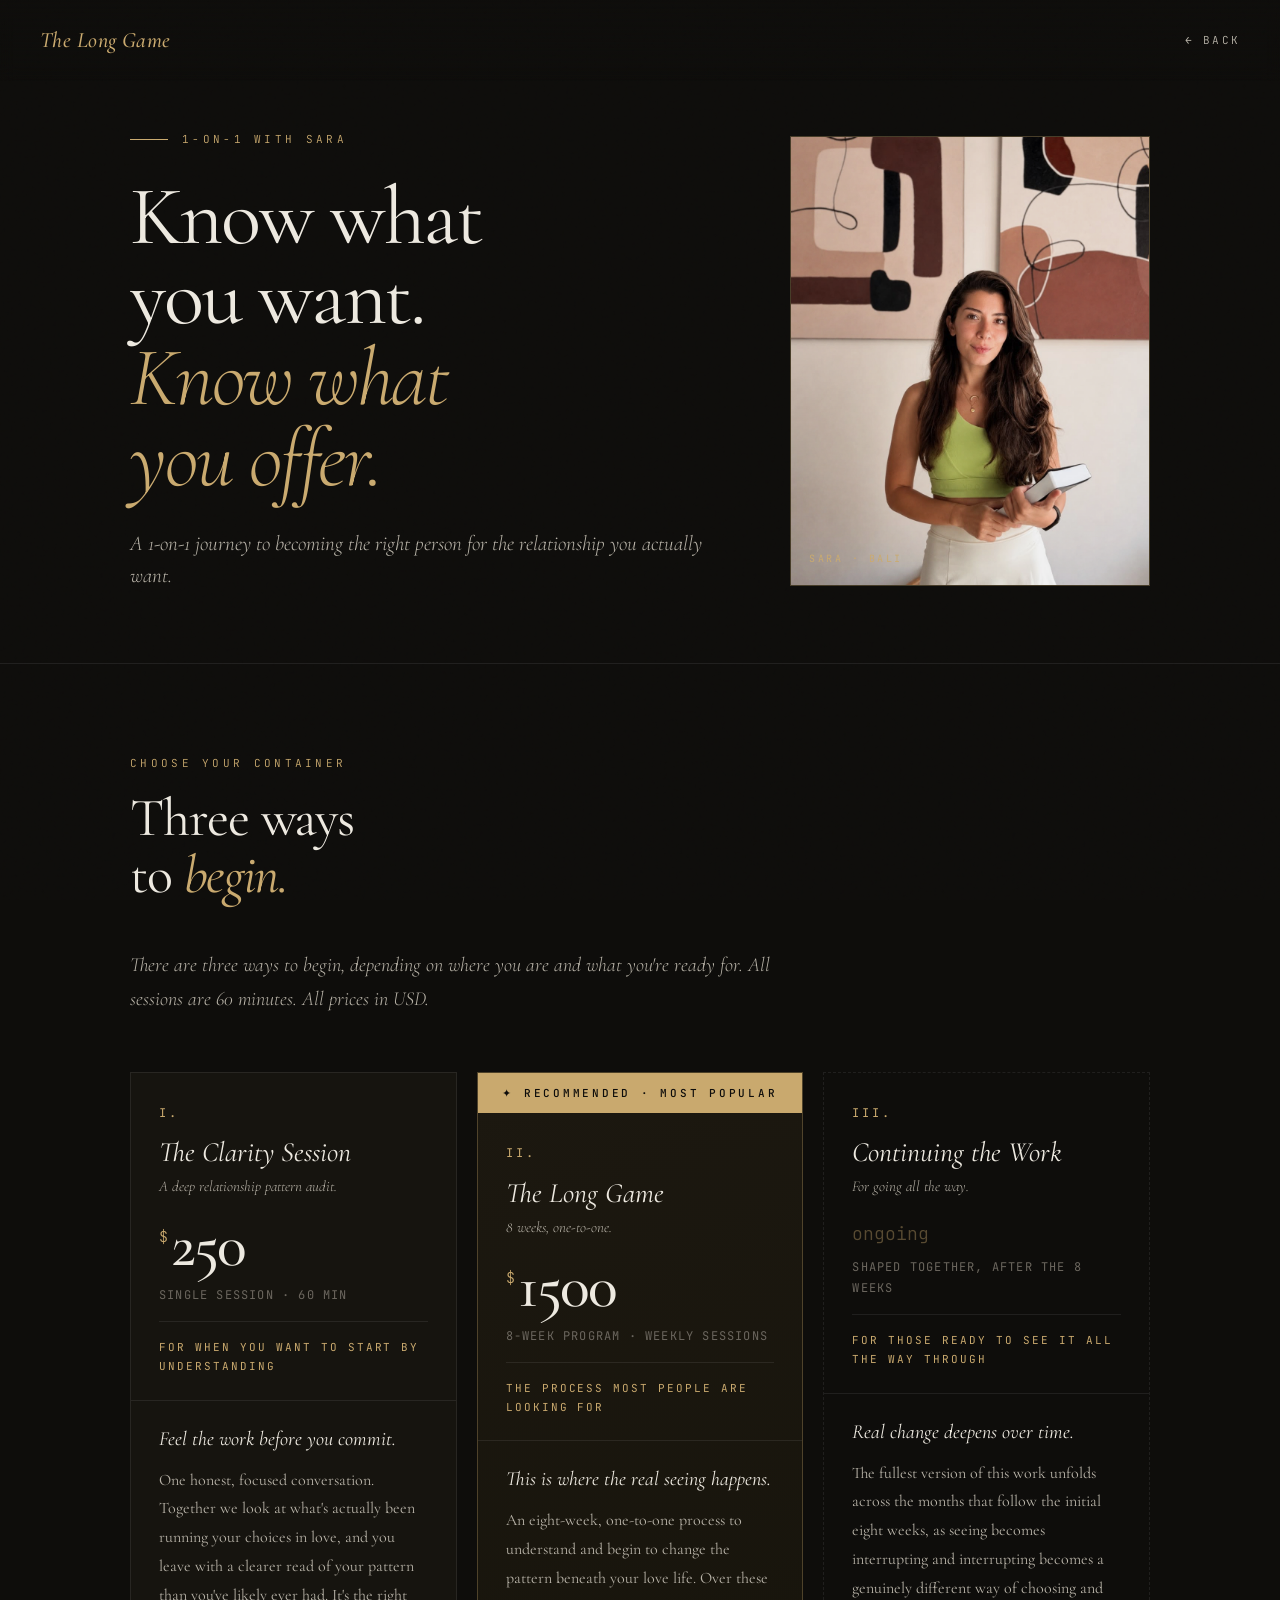
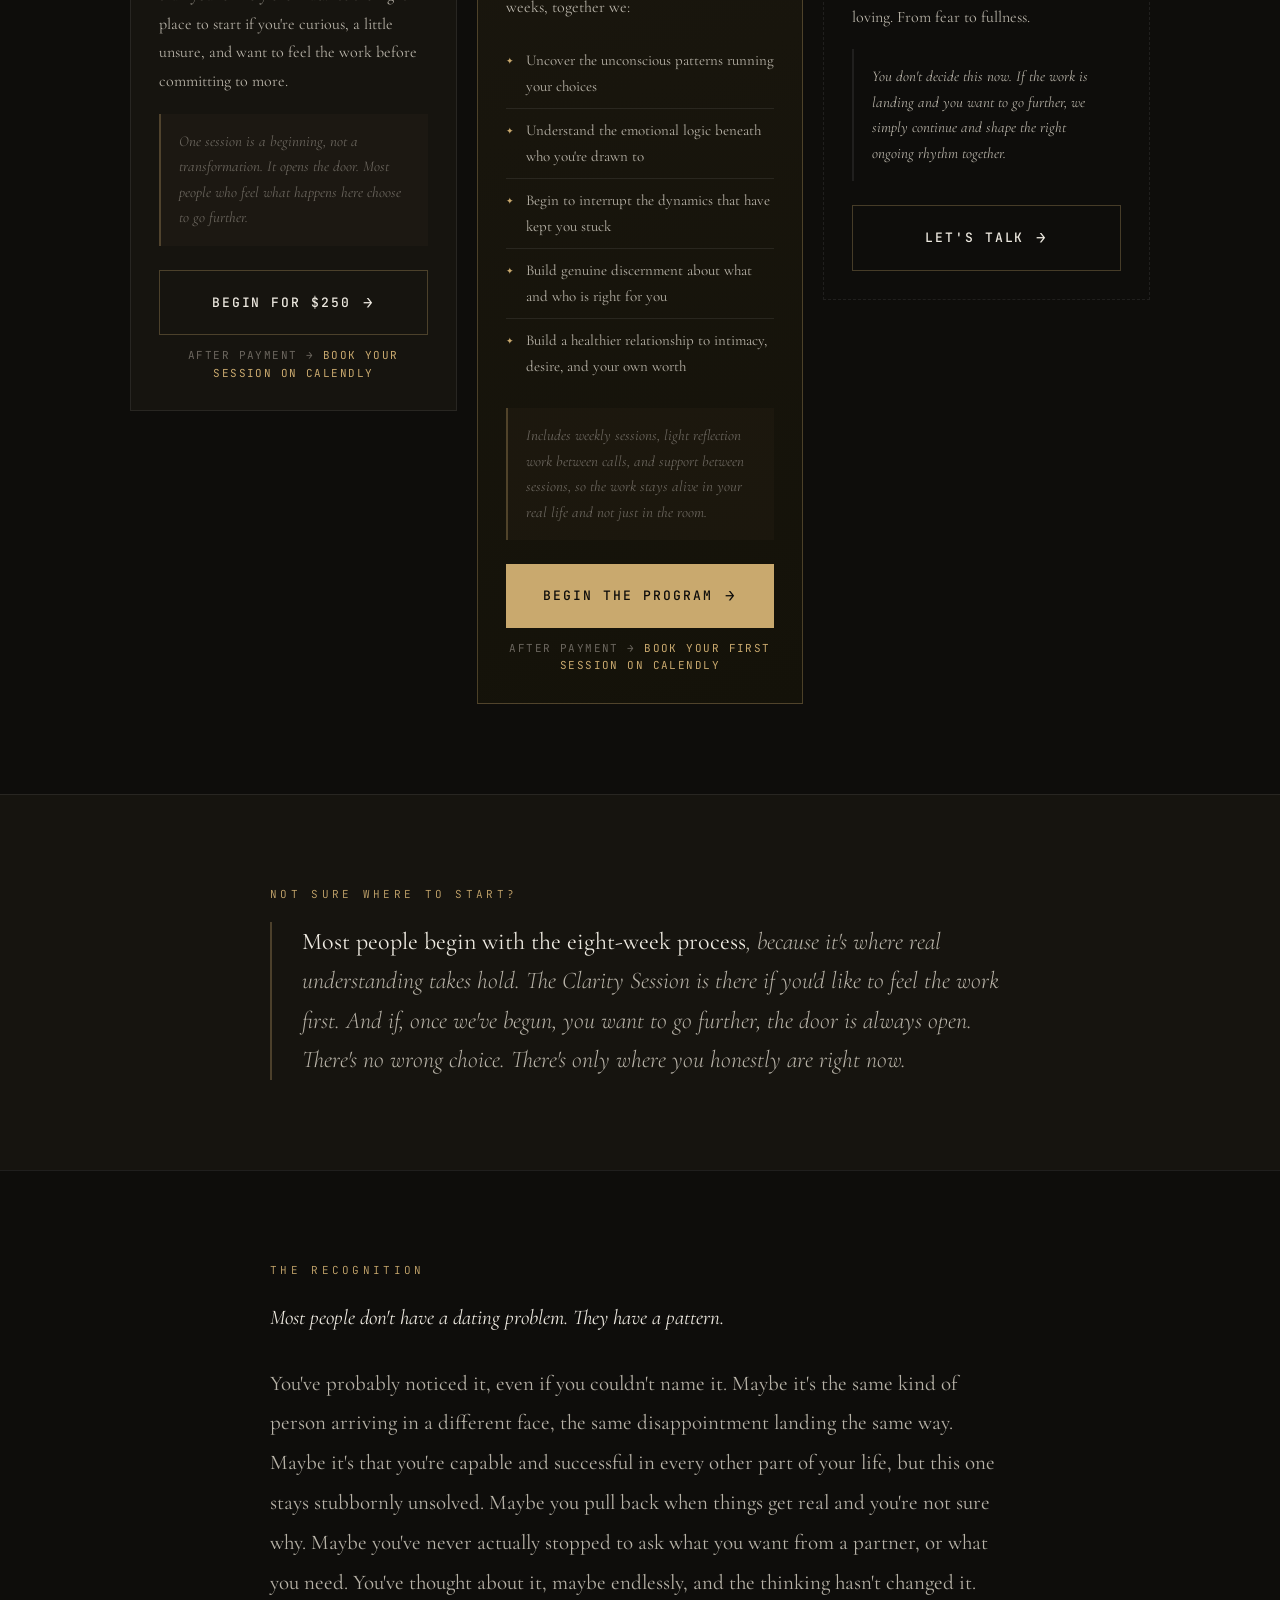
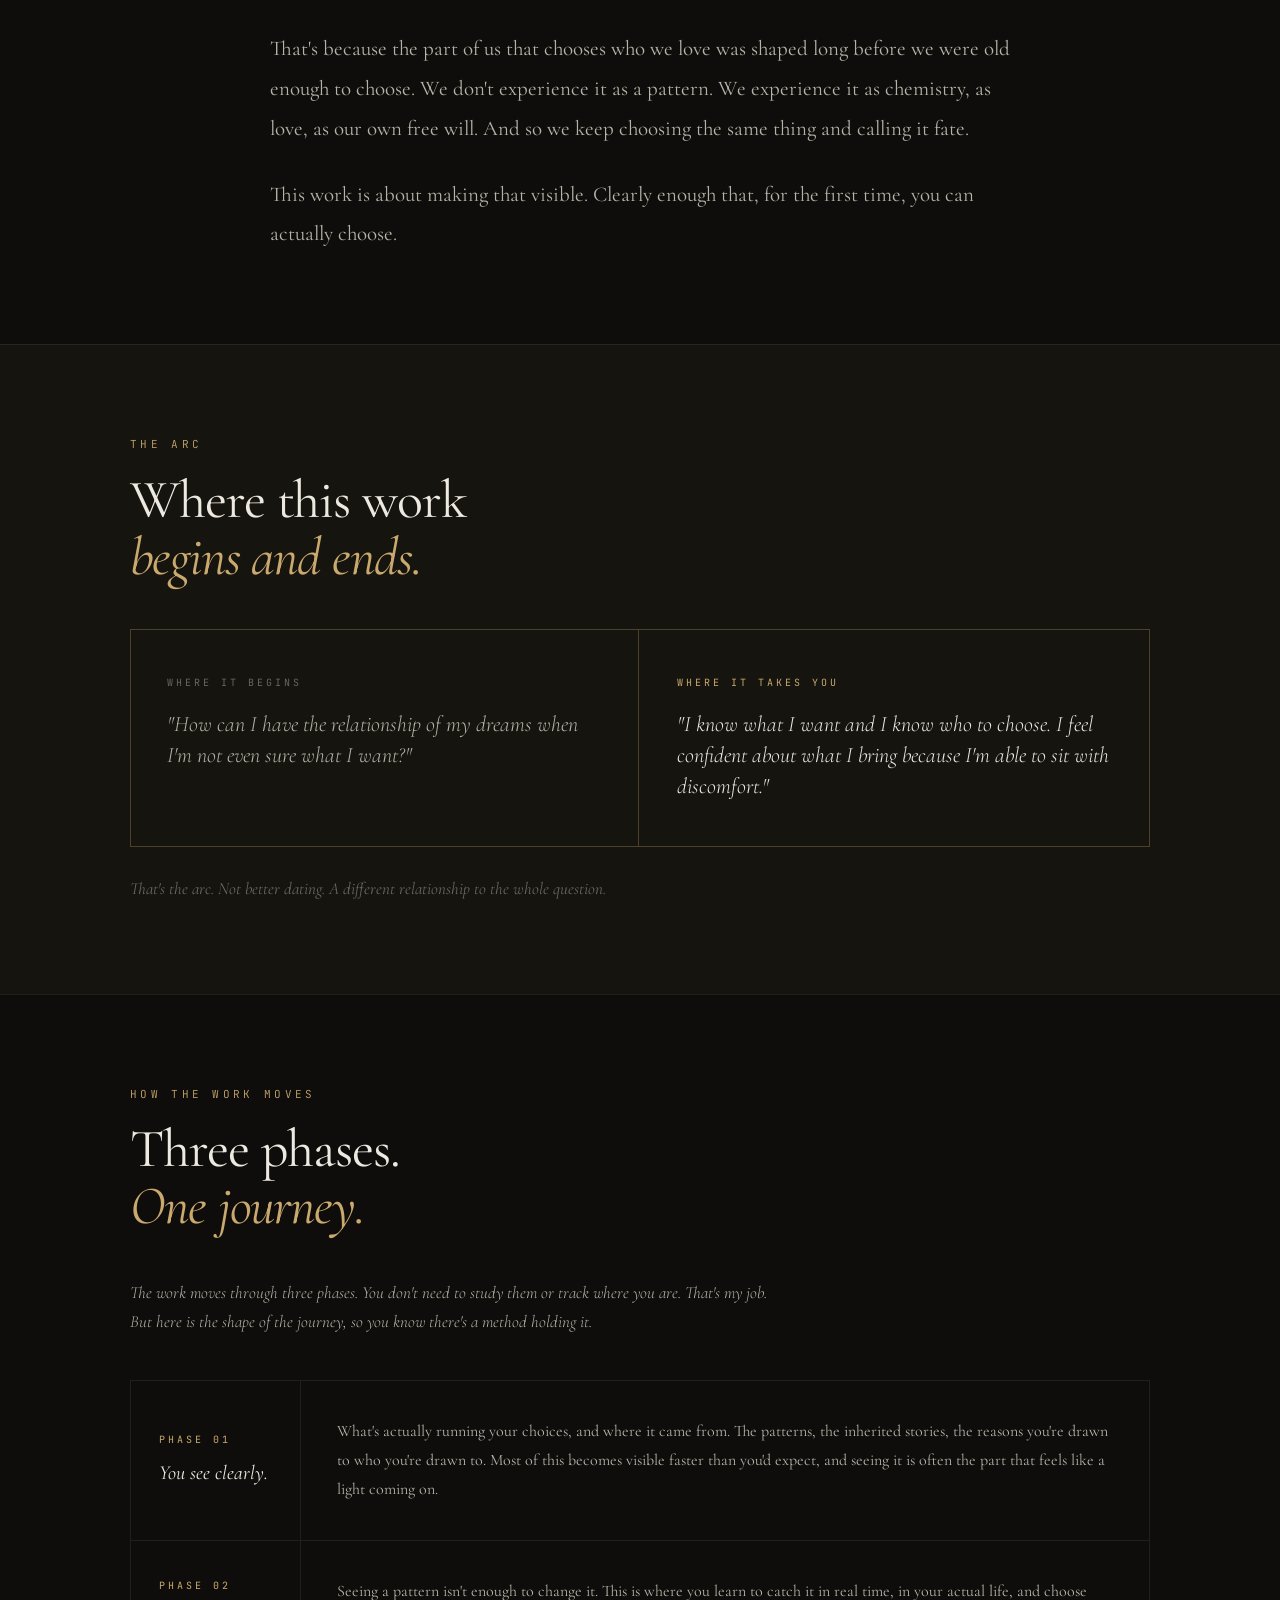
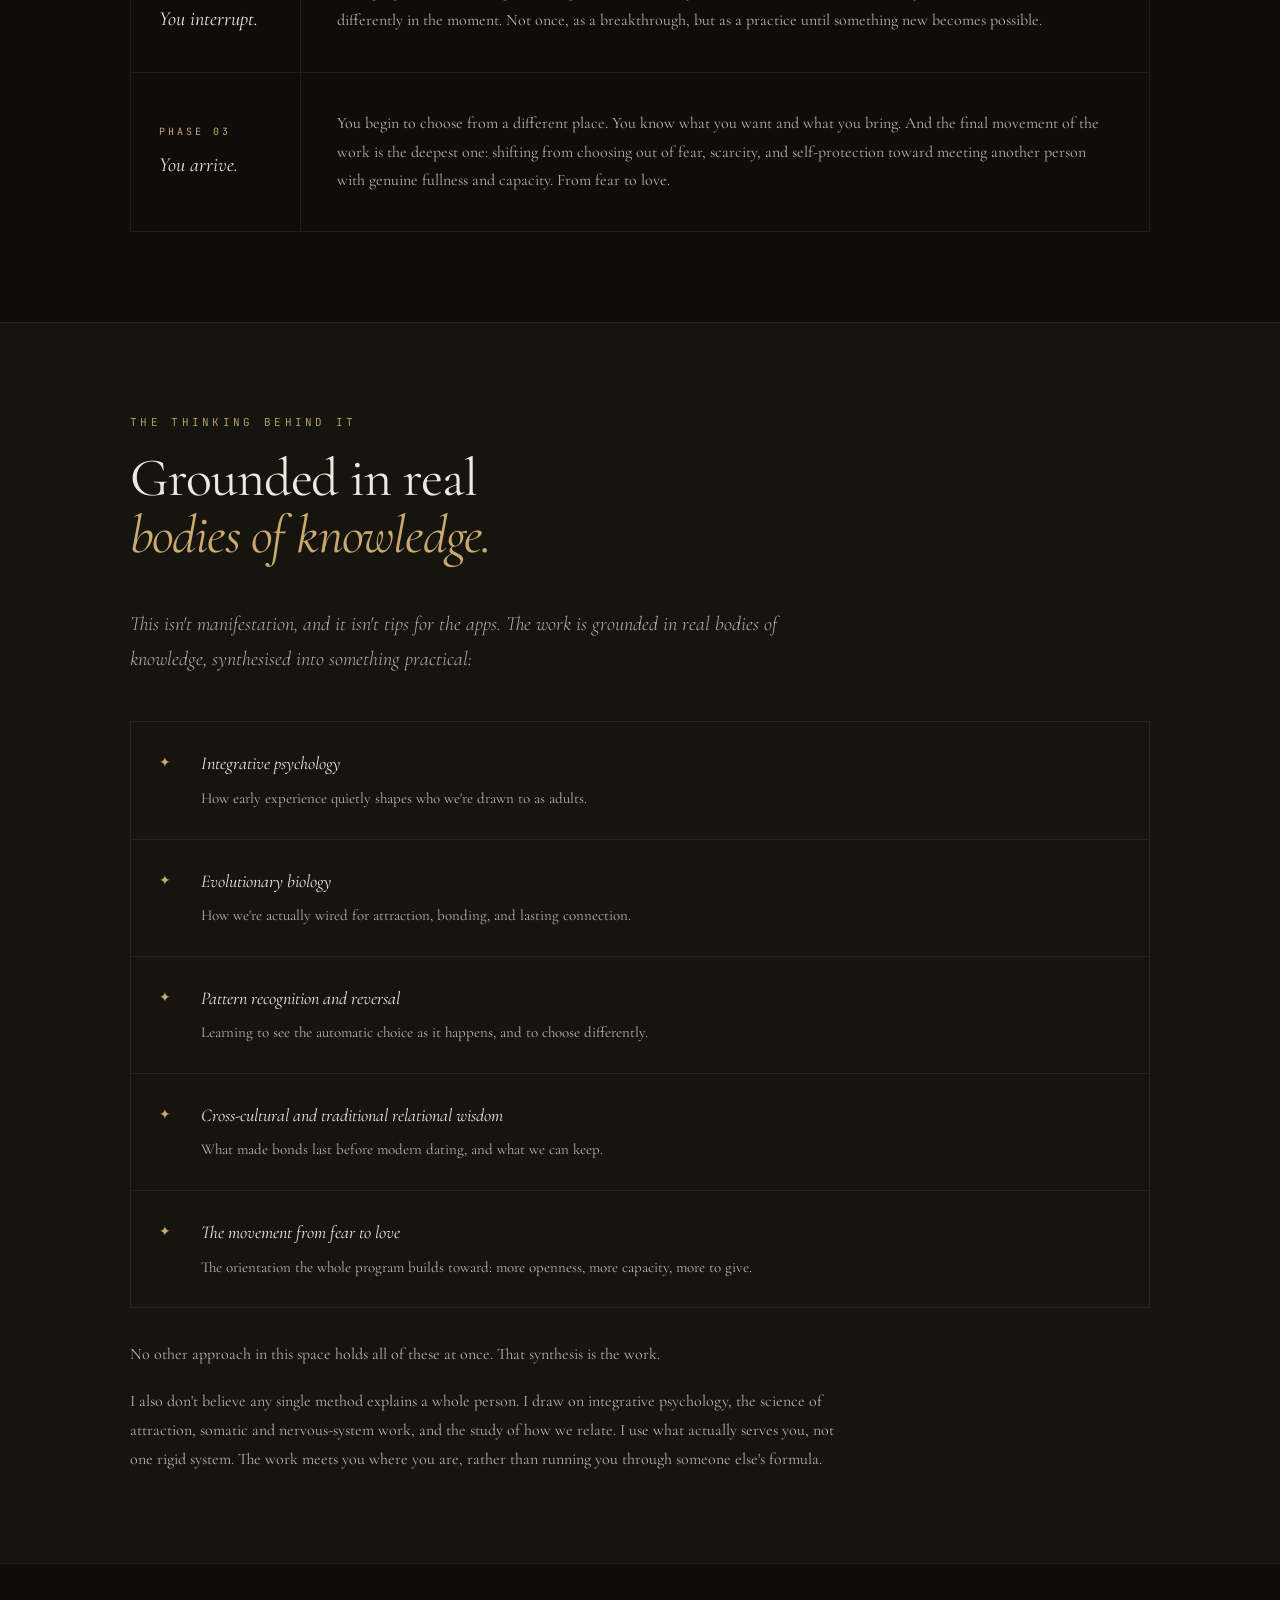
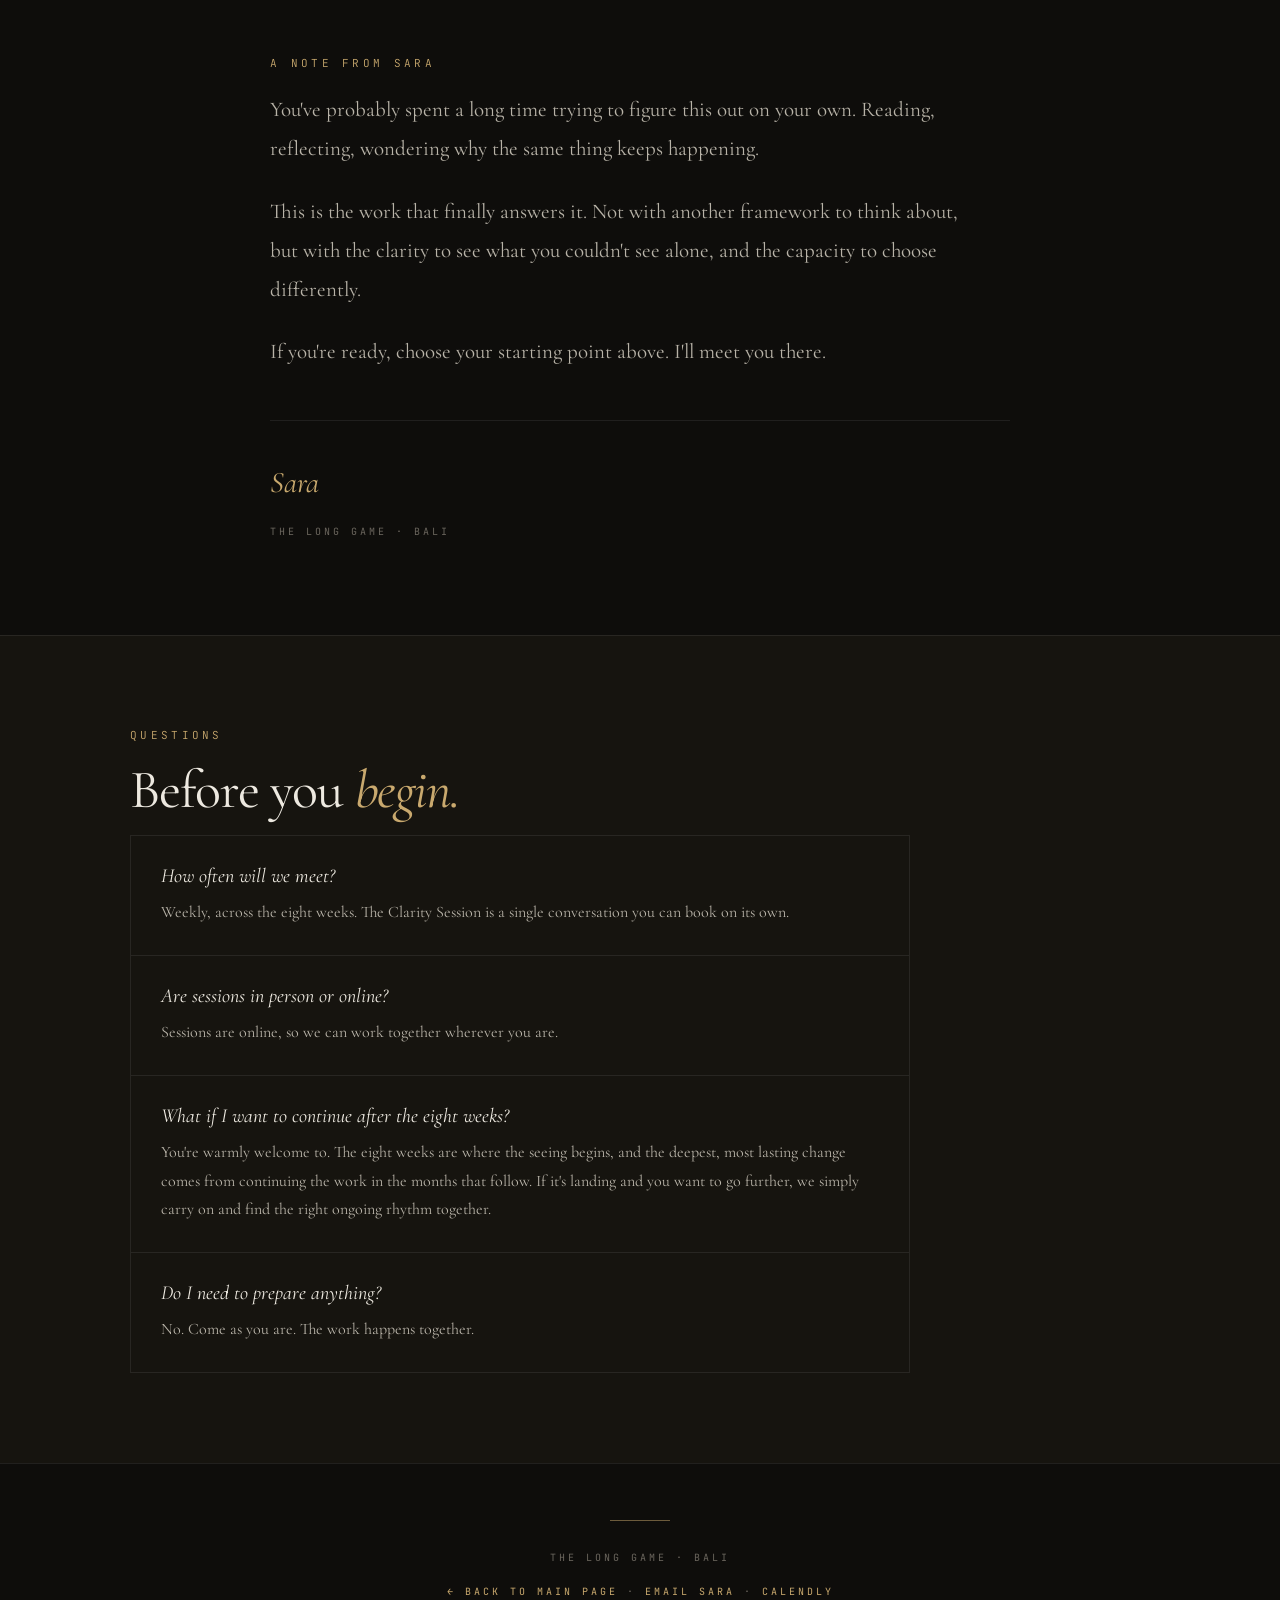
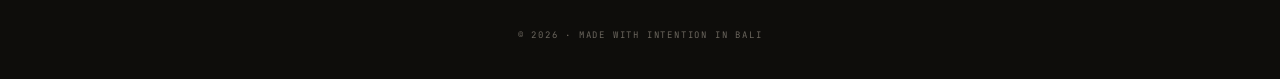
<file: pricing.html>
<!DOCTYPE html>
<html lang="en">
<head>
<meta charset="UTF-8">
<meta name="viewport" content="width=device-width, initial-scale=1.0">
<title>1-on-1 Sessions — The Long Game · Sara</title>
<meta name="description" content="A 1-on-1 journey to becoming the right person for the relationship you actually want.">

<link rel="preconnect" href="https://fonts.googleapis.com">
<link rel="preconnect" href="https://fonts.gstatic.com" crossorigin>
<link href="https://fonts.googleapis.com/css2?family=Cormorant+Garamond:ital,wght@0,300;0,400;0,500;0,600;0,700;1,300;1,400;1,500;1,600&family=JetBrains+Mono:wght@300;400;500&display=swap" rel="stylesheet">

<style>
:root {
  --bg: #0e0d0b;
  --surface: #16140f;
  --gold: #c9a96e;
  --gold-dim: rgba(201,169,110,0.12);
  --gold-mid: rgba(201,169,110,0.3);
  --cream: #ede9e0;
  --soft: #b8b3a8;
  --muted: #6b665e;
  --line: rgba(255,255,255,0.08);
}

* { margin:0; padding:0; box-sizing:border-box; }
html { scroll-behavior:smooth; }

body {
  background:var(--bg);
  color:var(--cream);
  font-family:'Cormorant Garamond','Georgia',serif;
  font-weight:400;
  font-size:18px;
  line-height:1.7;
  overflow-x:hidden;
}

::selection { background:var(--gold); color:var(--bg); }

body::before {
  content:''; position:fixed; inset:0;
  pointer-events:none; z-index:1000; opacity:0.06;
  background-image:url("data:image/svg+xml,%3Csvg viewBox='0 0 256 256' xmlns='http://www.w3.org/2000/svg'%3E%3Cfilter id='n'%3E%3CfeTurbulence type='fractalNoise' baseFrequency='0.9' numOctaves='4' stitchTiles='stitch'/%3E%3C/filter%3E%3Crect width='100%25' height='100%25' filter='url(%23n)'/%3E%3C/svg%3E");
  mix-blend-mode:overlay;
}

/* ── NAV ── */
nav {
  position:fixed; top:0; left:0; right:0; z-index:100;
  padding:22px 40px;
  display:flex; justify-content:space-between; align-items:center;
  background:linear-gradient(180deg,rgba(14,13,11,0.96),rgba(14,13,11,0));
  backdrop-filter:blur(8px); -webkit-backdrop-filter:blur(8px);
}
.logo {
  font-family:'Cormorant Garamond',serif; font-style:italic;
  font-size:22px; color:var(--gold); letter-spacing:0.02em;
  font-weight:500; text-decoration:none;
}
.nav-back {
  font-family:'JetBrains Mono',monospace; font-size:11px;
  font-weight:300; letter-spacing:0.2em; text-transform:uppercase;
  color:var(--soft); text-decoration:none;
  display:flex; align-items:center; gap:8px; transition:color 0.3s;
}
.nav-back:hover { color:var(--gold); }
@media(max-width:600px){ nav { padding:16px 20px; } }

/* ── BUTTONS ── */
.btn {
  display:inline-flex; align-items:center; justify-content:center;
  gap:12px; padding:18px 28px;
  font-family:'JetBrains Mono',monospace; font-size:13px;
  font-weight:500; letter-spacing:0.15em; text-transform:uppercase;
  text-decoration:none; cursor:pointer; border:none;
  transition:all 0.3s ease; width:100%;
}
.btn-primary { background:var(--gold); color:var(--bg); }
.btn-primary:hover { background:var(--cream); transform:translateY(-2px); }
.btn-ghost { background:transparent; color:var(--cream); border:1px solid var(--gold-mid); }
.btn-ghost:hover { border-color:var(--gold); color:var(--gold); background:var(--gold-dim); }
.btn .arrow { transition:transform 0.3s; font-size:16px; }
.btn:hover .arrow { transform:translateX(5px); }

/* ── HERO ── */
.hero {
  padding:130px 40px 70px;
  max-width:1100px; margin:0 auto;
  display:grid; grid-template-columns:1fr 360px;
  gap:70px; align-items:center;
}
@media(max-width:860px){
  .hero { grid-template-columns:1fr; padding:120px 22px 50px; gap:40px; }
  .hero-portrait-wrap { max-width:280px; }
}

.hero-eyebrow {
  font-family:'JetBrains Mono',monospace; font-size:11px;
  font-weight:300; letter-spacing:0.3em; color:var(--gold);
  text-transform:uppercase; margin-bottom:28px;
  display:flex; align-items:center; gap:14px;
  opacity:0; animation:fadeUp 1s ease 0.2s forwards;
}
.hero-eyebrow::before { content:''; width:38px; height:1px; background:var(--gold); }

.hero h1 {
  font-size:clamp(40px,6.5vw,88px); line-height:0.97;
  font-weight:400; letter-spacing:-0.025em; color:var(--cream);
  margin-bottom:28px;
  opacity:0; animation:fadeUp 1.2s ease 0.4s forwards;
}
.hero h1 em { font-style:italic; color:var(--gold); font-weight:300; }

.hero-sub {
  font-size:clamp(17px,2vw,21px); font-style:italic;
  color:var(--soft); line-height:1.55; font-weight:300;
  opacity:0; animation:fadeUp 1.2s ease 0.7s forwards;
}

.hero-portrait {
  position:relative; aspect-ratio:4/5;
  overflow:hidden; border:1px solid var(--gold-mid);
  opacity:0; animation:fadeUp 1.2s ease 0.5s forwards;
}
.hero-portrait img {
  width:100%; height:100%; object-fit:cover;
  object-position:center top;
  filter:grayscale(10%) brightness(0.95); transition:transform 0.6s;
}
.hero-portrait:hover img { transform:scale(1.03); }
.portrait-label {
  position:absolute; bottom:18px; left:18px;
  font-family:'JetBrains Mono',monospace; font-size:10px;
  letter-spacing:0.25em; color:var(--gold); text-transform:uppercase;
}

@keyframes fadeUp {
  from { opacity:0; transform:translateY(20px); }
  to   { opacity:1; transform:translateY(0); }
}

/* ── SECTION SHELL ── */
.sec { border-top:1px solid var(--line); }
.sec-inner { max-width:1100px; margin:0 auto; padding:90px 40px; }
.sec-inner.narrow { max-width:820px; }
@media(max-width:600px){ .sec-inner { padding:70px 22px; } }

.sec-label {
  font-family:'JetBrains Mono',monospace; font-size:11px;
  font-weight:300; letter-spacing:0.3em; color:var(--gold);
  text-transform:uppercase; margin-bottom:18px; display:block;
}
.sec-heading {
  font-size:clamp(30px,4.5vw,54px); line-height:1.05;
  font-weight:400; letter-spacing:-0.02em; color:var(--cream);
  margin-bottom:44px;
}
.sec-heading em { font-style:italic; color:var(--gold); }

/* ── PRICING CARDS ── */
.pricing-lede {
  font-size:clamp(17px,1.8vw,20px); font-style:italic;
  color:var(--soft); line-height:1.7; font-weight:300;
  max-width:640px; margin-bottom:56px;
}

.pricing-grid {
  display:grid;
  grid-template-columns:repeat(3,1fr);
  gap:20px; align-items:start;
}
@media(max-width:920px){
  .pricing-grid { grid-template-columns:1fr; gap:20px; }
}

/* Card base */
.pcard {
  background:var(--surface); border:1px solid var(--line);
  display:flex; flex-direction:column;
  position:relative; overflow:hidden;
  transition:border-color 0.3s, transform 0.3s;
}
.pcard::before {
  content:''; position:absolute; top:0; left:0;
  width:0; height:2px; background:var(--gold); transition:width 0.5s;
}
.pcard:hover { border-color:var(--gold-mid); transform:translateY(-3px); }
.pcard:hover::before { width:100%; }

/* Recommended card */
.pcard.recommended {
  border-color:var(--gold-mid);
  background:linear-gradient(160deg,#1c1810,#141209);
}
.pcard.recommended::before { width:100%; }

.rec-badge {
  background:var(--gold); color:var(--bg);
  font-family:'JetBrains Mono',monospace; font-size:11px;
  letter-spacing:0.25em; text-transform:uppercase;
  padding:11px 20px; text-align:center; font-weight:500;
}

/* Soft card (Tier 3 — no payment) */
.pcard.soft {
  border-color:var(--line);
  border-style:dashed;
  background:transparent;
}
.pcard.soft::before { display:none; }
.pcard.soft:hover { border-color:var(--gold-mid); transform:none; }

.pcard-top {
  padding:30px 28px 24px;
  border-bottom:1px solid var(--line);
}
.pcard-num {
  font-family:'JetBrains Mono',monospace; font-size:12px;
  letter-spacing:0.25em; color:var(--gold); text-transform:uppercase;
  margin-bottom:14px; display:block;
}
.pcard-name {
  font-size:28px; font-style:italic; font-weight:400;
  color:var(--cream); line-height:1.1; margin-bottom:8px;
}
.pcard-sub {
  font-size:15px; color:var(--soft); font-style:italic;
  font-weight:300; margin-bottom:18px; line-height:1.4;
}
.pcard-price {
  display:flex; align-items:baseline; gap:3px; margin-bottom:8px;
}
.p-cur {
  font-family:'JetBrains Mono',monospace; font-size:15px;
  color:var(--gold); font-weight:300; align-self:flex-start; margin-top:10px;
}
.p-amt {
  font-size:62px; font-weight:500; color:var(--cream);
  line-height:1; letter-spacing:-0.03em;
}
.p-rate {
  font-family:'JetBrains Mono',monospace; font-size:12px;
  letter-spacing:0.1em; color:var(--muted); text-transform:uppercase;
  display:block; margin-top:4px;
}
.pcard-for {
  margin-top:16px; padding-top:16px; border-top:1px solid var(--line);
  font-family:'JetBrains Mono',monospace; font-size:11px;
  letter-spacing:0.18em; color:var(--gold); text-transform:uppercase;
}

/* Card body */
.pcard-body { padding:26px 28px 28px; flex:1; display:flex; flex-direction:column; gap:0; }

.pcard-hook {
  font-size:20px; font-style:italic; font-weight:400;
  color:var(--cream); margin-bottom:14px; line-height:1.25;
}
.pcard-desc {
  font-size:16px; line-height:1.8; color:var(--soft); margin-bottom:18px;
}
.pcard-list {
  list-style:none; margin-bottom:20px;
}
.pcard-list li {
  font-size:15px; line-height:1.7; color:var(--soft);
  padding:9px 0; border-bottom:1px solid var(--line);
  display:flex; align-items:flex-start; gap:12px;
}
.pcard-list li:last-child { border-bottom:none; }
.pcard-list li::before {
  content:'✦'; color:var(--gold); font-size:9px;
  flex-shrink:0; margin-top:6px;
}
.pcard-note {
  font-size:15px; font-style:italic; color:var(--muted);
  line-height:1.7; margin-bottom:24px;
  padding:15px 18px; border-left:2px solid var(--gold-mid);
  background:rgba(201,169,110,0.03);
}
.pcard-note.soft-note {
  border-left-color:var(--line);
  background:transparent;
  color:var(--soft);
}

/* CTA area */
.pcard-action { margin-top:auto; display:flex; flex-direction:column; gap:12px; }

.book-note {
  text-align:center;
  font-family:'JetBrains Mono',monospace; font-size:11px;
  letter-spacing:0.13em; color:var(--muted); text-transform:uppercase;
  line-height:1.6;
}
.book-note a { color:var(--gold); text-decoration:none; transition:color 0.2s; }
.book-note a:hover { color:var(--cream); }

/* ── GUIDANCE ── */
.guidance-bg { background:var(--surface); }
.guidance-quote {
  font-size:clamp(18px,2.2vw,24px); font-style:italic;
  font-weight:300; color:var(--soft); line-height:1.65;
  max-width:740px; padding-left:30px; border-left:2px solid var(--gold-mid);
}
.guidance-quote em { color:var(--cream); font-style:normal; font-weight:400; }

/* ── RECOGNITION ── */
.recog-body {
  font-size:clamp(17px,1.9vw,21px); line-height:1.9;
  color:var(--soft); max-width:760px;
}
.recog-body p { margin-bottom:26px; }
.recog-body p:last-child { margin-bottom:0; }
.recog-body strong { color:var(--cream); font-style:italic; font-weight:400; }

/* ── SHIFT ── */
.shift-grid {
  display:grid; grid-template-columns:1fr 1fr;
  gap:2px; border:1px solid var(--gold-mid);
}
@media(max-width:640px){ .shift-grid { grid-template-columns:1fr; } }
.shift-block { padding:44px 36px; background:var(--surface); }
.shift-block:first-child { border-right:1px solid var(--gold-mid); }
@media(max-width:640px){
  .shift-block:first-child { border-right:none; border-bottom:1px solid var(--gold-mid); }
}
.shift-lbl {
  font-family:'JetBrains Mono',monospace; font-size:10px;
  letter-spacing:0.3em; text-transform:uppercase; margin-bottom:18px; display:block;
}
.shift-lbl.from { color:var(--muted); }
.shift-lbl.to   { color:var(--gold); }
.shift-txt { font-size:clamp(17px,2vw,22px); font-style:italic; font-weight:300; line-height:1.4; }
.shift-txt.from { color:var(--soft); }
.shift-txt.to   { color:var(--cream); }

/* ── PHASES ── */
.phases { display:flex; flex-direction:column; border:1px solid var(--line); }
.phase {
  display:grid; grid-template-columns:170px 1fr;
  border-bottom:1px solid var(--line); transition:background 0.3s;
}
.phase:last-child { border-bottom:none; }
.phase:hover { background:#13110d; }
@media(max-width:640px){ .phase { grid-template-columns:1fr; } }
.phase-lbl {
  padding:36px 28px; border-right:1px solid var(--line);
  display:flex; flex-direction:column; justify-content:center;
}
@media(max-width:640px){
  .phase-lbl { border-right:none; border-bottom:1px solid var(--line); padding:24px 22px 14px; }
}
.phase-n {
  font-family:'JetBrains Mono',monospace; font-size:10px;
  letter-spacing:0.3em; color:var(--gold); text-transform:uppercase;
  margin-bottom:8px; display:block;
}
.phase-name { font-size:20px; font-style:italic; font-weight:400; color:var(--cream); }
.phase-body { padding:36px; font-size:16px; line-height:1.8; color:var(--soft); }
@media(max-width:640px){ .phase-body { padding:20px 22px 30px; } }

/* ── DISCIPLINES ── */
.disc-bg { background:var(--surface); }
.disc-lede {
  font-size:clamp(17px,1.9vw,20px); font-style:italic;
  color:var(--soft); max-width:720px; margin-bottom:44px;
  line-height:1.75; font-weight:300;
}
.disc-list { border:1px solid var(--line); margin-bottom:32px; }
.disc-item {
  display:grid; grid-template-columns:24px 1fr;
  gap:18px; padding:26px 28px; border-bottom:1px solid var(--line);
  align-items:start; transition:background 0.3s;
}
.disc-item:last-child { border-bottom:none; }
.disc-item:hover { background:#13110d; }
.disc-dot { color:var(--gold); font-size:14px; padding-top:3px; }
.disc-text strong {
  display:block; font-size:18px; font-weight:400;
  font-style:italic; color:var(--cream); margin-bottom:3px;
}
.disc-text span { font-size:15px; color:var(--soft); line-height:1.7; }
.disc-close {
  font-size:16px; line-height:1.8; color:var(--soft); max-width:720px;
}
.disc-close p { margin-bottom:18px; }
.disc-close p:last-child { margin-bottom:0; }

/* ── CLOSING ── */
.closing-body {
  font-size:clamp(17px,1.9vw,21px); line-height:1.85;
  color:var(--soft); max-width:700px;
}
.closing-body p { margin-bottom:24px; }
.closing-body p:last-child { margin-bottom:0; }
.sig { margin-top:48px; padding-top:36px; border-top:1px solid var(--line); }
.sig-name { font-size:30px; font-style:italic; color:var(--gold); display:block; margin-bottom:6px; }
.sig-sub {
  font-family:'JetBrains Mono',monospace; font-size:10px;
  letter-spacing:0.3em; color:var(--muted); text-transform:uppercase;
}

/* ── FAQ ── */
.faq-list { border:1px solid var(--line); max-width:780px; margin-top:12px; }
.faq-item { padding:28px 30px; border-bottom:1px solid var(--line); }
.faq-item:last-child { border-bottom:none; }
.faq-q { font-size:20px; font-style:italic; color:var(--cream); margin-bottom:10px; line-height:1.2; }
.faq-a { font-size:16px; line-height:1.8; color:var(--soft); }

/* ── FOOTER ── */
footer {
  padding:56px 40px 36px; border-top:1px solid var(--line);
  text-align:center; background:var(--bg);
}
.foot-div { width:60px; height:1px; background:var(--gold); margin:0 auto 28px; opacity:0.5; }
.foot-meta {
  font-family:'JetBrains Mono',monospace; font-size:10px;
  letter-spacing:0.3em; color:var(--muted); text-transform:uppercase;
}
.foot-meta a { color:var(--gold); text-decoration:none; transition:color 0.3s; }
.foot-meta a:hover { color:var(--cream); }

/* ── REVEAL ── */
.reveal { opacity:0; transform:translateY(28px); transition:opacity 0.9s ease,transform 0.9s ease; }
.reveal.visible { opacity:1; transform:translateY(0); }
</style>
</head>
<body>

<!-- NAV -->
<nav>
  <a href="/" class="logo">The Long Game</a>
  <a href="/" class="nav-back">← Back</a>
</nav>

<!-- ── HERO ── -->
<div class="hero">
  <div>
    <div class="hero-eyebrow">1-on-1 with Sara</div>
    <h1>Know what<br>you want.<br><em>Know what<br>you offer.</em></h1>
    <p class="hero-sub">A 1-on-1 journey to becoming the right person for the relationship you actually want.</p>
  </div>
  <div class="hero-portrait-wrap">
    <div class="hero-portrait">
      <img src="images/ea492190-7f32-4732-a929-3b3c4bb9948d.JPG" alt="Sara">
      <div class="portrait-label">Sara · Bali</div>
    </div>
  </div>
</div>

<!-- ── PRICING — right after hero ── -->
<div class="sec reveal">
  <div class="sec-inner">
    <span class="sec-label">Choose Your Container</span>
    <h2 class="sec-heading">Three ways<br>to <em>begin.</em></h2>
    <p class="pricing-lede">There are three ways to begin, depending on where you are and what you're ready for. All sessions are 60 minutes. All prices in USD.</p>

    <div class="pricing-grid">

      <!-- TIER 1: Clarity Session -->
      <div class="pcard reveal">
        <div class="pcard-top">
          <span class="pcard-num">i.</span>
          <div class="pcard-name">The Clarity Session</div>
          <div class="pcard-sub">A deep relationship pattern audit.</div>
          <div class="pcard-price">
            <span class="p-cur">$</span>
            <span class="p-amt">250</span>
          </div>
          <span class="p-rate">Single session · 60 min</span>
          <div class="pcard-for">For when you want to start by understanding</div>
        </div>
        <div class="pcard-body">
          <p class="pcard-hook">Feel the work before you commit.</p>
          <p class="pcard-desc">One honest, focused conversation. Together we look at what's actually been running your choices in love, and you leave with a clearer read of your pattern than you've likely ever had. It's the right place to start if you're curious, a little unsure, and want to feel the work before committing to more.</p>
          <p class="pcard-note">One session is a beginning, not a transformation. It opens the door. Most people who feel what happens here choose to go further.</p>
          <div class="pcard-action">
            <a href="https://pay.ziina.com/saraarbani/Q0Q3VeBKY?source=app" target="_blank" rel="noopener" class="btn btn-ghost">
              <span>Begin for $250</span><span class="arrow">→</span>
            </a>
            <p class="book-note">After payment → <a href="https://calendly.com/biobible/30min" target="_blank" rel="noopener">book your session on Calendly</a></p>
          </div>
        </div>
      </div>

      <!-- TIER 2: The Long Game 8 Weeks — RECOMMENDED -->
      <div class="pcard recommended reveal">
        <div class="rec-badge">✦ Recommended · Most Popular</div>
        <div class="pcard-top">
          <span class="pcard-num">ii.</span>
          <div class="pcard-name">The Long Game</div>
          <div class="pcard-sub">8 weeks, one-to-one.</div>
          <div class="pcard-price">
            <span class="p-cur">$</span>
            <span class="p-amt">1500</span>
          </div>
          <span class="p-rate">8-week program · weekly sessions</span>
          <div class="pcard-for">The process most people are looking for</div>
        </div>
        <div class="pcard-body">
          <p class="pcard-hook">This is where the real seeing happens.</p>
          <p class="pcard-desc">An eight-week, one-to-one process to understand and begin to change the pattern beneath your love life. Over these weeks, together we:</p>
          <ul class="pcard-list">
            <li>Uncover the unconscious patterns running your choices</li>
            <li>Understand the emotional logic beneath who you're drawn to</li>
            <li>Begin to interrupt the dynamics that have kept you stuck</li>
            <li>Build genuine discernment about what and who is right for you</li>
            <li>Build a healthier relationship to intimacy, desire, and your own worth</li>
          </ul>
          <p class="pcard-note">Includes weekly sessions, light reflection work between calls, and support between sessions, so the work stays alive in your real life and not just in the room.</p>
          <div class="pcard-action">
            <a href="https://pay.ziina.com/saraarbani/J0Oa3A3WU?source=app" target="_blank" rel="noopener" class="btn btn-primary">
              <span>Begin the Program</span><span class="arrow">→</span>
            </a>
            <p class="book-note">After payment → <a href="https://calendly.com/biobible/30min" target="_blank" rel="noopener">book your first session on Calendly</a></p>
          </div>
        </div>
      </div>

      <!-- TIER 3: Continuing — soft, no payment button -->
      <div class="pcard soft reveal">
        <div class="pcard-top">
          <span class="pcard-num">iii.</span>
          <div class="pcard-name">Continuing the Work</div>
          <div class="pcard-sub">For going all the way.</div>
          <div class="pcard-price" style="opacity:0.4;">
            <span class="p-cur" style="font-size:18px; margin-top:4px;">ongoing</span>
          </div>
          <span class="p-rate">Shaped together, after the 8 weeks</span>
          <div class="pcard-for">For those ready to see it all the way through</div>
        </div>
        <div class="pcard-body">
          <p class="pcard-hook">Real change deepens over time.</p>
          <p class="pcard-desc">The fullest version of this work unfolds across the months that follow the initial eight weeks, as seeing becomes interrupting and interrupting becomes a genuinely different way of choosing and loving. From fear to fullness.</p>
          <p class="pcard-note soft-note">You don't decide this now. If the work is landing and you want to go further, we simply continue and shape the right ongoing rhythm together.</p>
          <div class="pcard-action">
            <a href="https://calendly.com/biobible/30min" target="_blank" rel="noopener" class="btn btn-ghost">
              <span>Let's Talk</span><span class="arrow">→</span>
            </a>
          </div>
        </div>
      </div>

    </div><!-- /pricing-grid -->
  </div>
</div>

<!-- ── GENTLE GUIDANCE ── -->
<div class="sec guidance-bg reveal">
  <div class="sec-inner narrow">
    <span class="sec-label">Not sure where to start?</span>
    <p class="guidance-quote">
      <em>Most people begin with the eight-week process</em>, because it's where real understanding takes hold. The Clarity Session is there if you'd like to feel the work first. And if, once we've begun, you want to go further, the door is always open. There's no wrong choice. There's only where you honestly are right now.
    </p>
  </div>
</div>

<!-- ── THE RECOGNITION ── -->
<div class="sec reveal">
  <div class="sec-inner narrow">
    <span class="sec-label">The Recognition</span>
    <div class="recog-body">
      <p><strong>Most people don't have a dating problem. They have a pattern.</strong></p>
      <p>You've probably noticed it, even if you couldn't name it. Maybe it's the same kind of person arriving in a different face, the same disappointment landing the same way. Maybe it's that you're capable and successful in every other part of your life, but this one stays stubbornly unsolved. Maybe you pull back when things get real and you're not sure why. Maybe you've never actually stopped to ask what you want from a partner, or what you need. You've thought about it, maybe endlessly, and the thinking hasn't changed it.</p>
      <p>That's because the part of us that chooses who we love was shaped long before we were old enough to choose. We don't experience it as a pattern. We experience it as chemistry, as love, as our own free will. And so we keep choosing the same thing and calling it fate.</p>
      <p>This work is about making that visible. Clearly enough that, for the first time, you can actually choose.</p>
    </div>
  </div>
</div>

<!-- ── THE ARC ── -->
<div class="sec reveal" style="background:var(--surface);">
  <div class="sec-inner">
    <span class="sec-label">The Arc</span>
    <h2 class="sec-heading">Where this work<br><em>begins and ends.</em></h2>
    <div class="shift-grid">
      <div class="shift-block">
        <span class="shift-lbl from">Where it begins</span>
        <p class="shift-txt from">"How can I have the relationship of my dreams when I'm not even sure what I want?"</p>
      </div>
      <div class="shift-block">
        <span class="shift-lbl to">Where it takes you</span>
        <p class="shift-txt to">"I know what I want and I know who to choose. I feel confident about what I bring because I'm able to sit with discomfort."</p>
      </div>
    </div>
    <p style="margin-top:28px;font-size:17px;font-style:italic;color:var(--muted);max-width:560px;line-height:1.7;">That's the arc. Not better dating. A different relationship to the whole question.</p>
  </div>
</div>

<!-- ── THREE PHASES ── -->
<div class="sec reveal">
  <div class="sec-inner">
    <span class="sec-label">How the Work Moves</span>
    <h2 class="sec-heading">Three phases.<br><em>One journey.</em></h2>
    <p style="font-size:17px;font-style:italic;color:var(--soft);max-width:660px;margin-bottom:44px;font-weight:300;line-height:1.7;">The work moves through three phases. You don't need to study them or track where you are. That's my job. But here is the shape of the journey, so you know there's a method holding it.</p>
    <div class="phases">
      <div class="phase">
        <div class="phase-lbl">
          <span class="phase-n">Phase 01</span>
          <span class="phase-name">You see clearly.</span>
        </div>
        <div class="phase-body">What's actually running your choices, and where it came from. The patterns, the inherited stories, the reasons you're drawn to who you're drawn to. Most of this becomes visible faster than you'd expect, and seeing it is often the part that feels like a light coming on.</div>
      </div>
      <div class="phase">
        <div class="phase-lbl">
          <span class="phase-n">Phase 02</span>
          <span class="phase-name">You interrupt.</span>
        </div>
        <div class="phase-body">Seeing a pattern isn't enough to change it. This is where you learn to catch it in real time, in your actual life, and choose differently in the moment. Not once, as a breakthrough, but as a practice until something new becomes possible.</div>
      </div>
      <div class="phase">
        <div class="phase-lbl">
          <span class="phase-n">Phase 03</span>
          <span class="phase-name">You arrive.</span>
        </div>
        <div class="phase-body">You begin to choose from a different place. You know what you want and what you bring. And the final movement of the work is the deepest one: shifting from choosing out of fear, scarcity, and self-protection toward meeting another person with genuine fullness and capacity. From fear to love.</div>
      </div>
    </div>
  </div>
</div>

<!-- ── DISCIPLINES ── -->
<div class="sec disc-bg reveal">
  <div class="sec-inner">
    <span class="sec-label">The Thinking Behind It</span>
    <h2 class="sec-heading">Grounded in real<br><em>bodies of knowledge.</em></h2>
    <p class="disc-lede">This isn't manifestation, and it isn't tips for the apps. The work is grounded in real bodies of knowledge, synthesised into something practical:</p>
    <div class="disc-list">
      <div class="disc-item"><div class="disc-dot">✦</div><div class="disc-text"><strong>Integrative psychology</strong><span>How early experience quietly shapes who we're drawn to as adults.</span></div></div>
      <div class="disc-item"><div class="disc-dot">✦</div><div class="disc-text"><strong>Evolutionary biology</strong><span>How we're actually wired for attraction, bonding, and lasting connection.</span></div></div>
      <div class="disc-item"><div class="disc-dot">✦</div><div class="disc-text"><strong>Pattern recognition and reversal</strong><span>Learning to see the automatic choice as it happens, and to choose differently.</span></div></div>
      <div class="disc-item"><div class="disc-dot">✦</div><div class="disc-text"><strong>Cross-cultural and traditional relational wisdom</strong><span>What made bonds last before modern dating, and what we can keep.</span></div></div>
      <div class="disc-item"><div class="disc-dot">✦</div><div class="disc-text"><strong>The movement from fear to love</strong><span>The orientation the whole program builds toward: more openness, more capacity, more to give.</span></div></div>
    </div>
    <div class="disc-close">
      <p>No other approach in this space holds all of these at once. That synthesis is the work.</p>
      <p>I also don't believe any single method explains a whole person. I draw on integrative psychology, the science of attraction, somatic and nervous-system work, and the study of how we relate. I use what actually serves you, not one rigid system. The work meets you where you are, rather than running you through someone else's formula.</p>
    </div>
  </div>
</div>

<!-- ── CLOSING ── -->
<div class="sec reveal">
  <div class="sec-inner narrow">
    <span class="sec-label">A Note from Sara</span>
    <div class="closing-body">
      <p>You've probably spent a long time trying to figure this out on your own. Reading, reflecting, wondering why the same thing keeps happening.</p>
      <p>This is the work that finally answers it. Not with another framework to think about, but with the clarity to see what you couldn't see alone, and the capacity to choose differently.</p>
      <p>If you're ready, choose your starting point above. I'll meet you there.</p>
    </div>
    <div class="sig">
      <span class="sig-name">Sara</span>
      <span class="sig-sub">The Long Game · Bali</span>
    </div>
  </div>
</div>

<!-- ── FAQ ── -->
<div class="sec reveal" style="background:var(--surface);">
  <div class="sec-inner">
    <span class="sec-label">Questions</span>
    <h2 class="sec-heading" style="margin-bottom:16px;">Before you <em>begin.</em></h2>
    <div class="faq-list">
      <div class="faq-item">
        <p class="faq-q">How often will we meet?</p>
        <p class="faq-a">Weekly, across the eight weeks. The Clarity Session is a single conversation you can book on its own.</p>
      </div>
      <div class="faq-item">
        <p class="faq-q">Are sessions in person or online?</p>
        <p class="faq-a">Sessions are online, so we can work together wherever you are.</p>
      </div>
      <div class="faq-item">
        <p class="faq-q">What if I want to continue after the eight weeks?</p>
        <p class="faq-a">You're warmly welcome to. The eight weeks are where the seeing begins, and the deepest, most lasting change comes from continuing the work in the months that follow. If it's landing and you want to go further, we simply carry on and find the right ongoing rhythm together.</p>
      </div>
      <div class="faq-item">
        <p class="faq-q">Do I need to prepare anything?</p>
        <p class="faq-a">No. Come as you are. The work happens together.</p>
      </div>
    </div>
  </div>
</div>

<!-- ── FOOTER ── -->
<footer>
  <div class="foot-div"></div>
  <div class="foot-meta">
    The Long Game · Bali<br><br>
    <a href="index_1.html">← Back to main page</a> ·
    <a href="mailto:tehrunners@gmail.com">Email Sara</a> ·
    <a href="https://calendly.com/biobible/30min" target="_blank" rel="noopener">Calendly</a>
  </div>
  <p style="margin-top:28px;font-size:9px;color:var(--muted);letter-spacing:0.2em;font-family:'JetBrains Mono',monospace;text-transform:uppercase;">© 2026 · Made with intention in Bali</p>
</footer>

<script>
const obs = new IntersectionObserver((entries) => {
  entries.forEach(e => { if(e.isIntersecting) e.target.classList.add('visible'); });
}, { threshold:0.07 });
document.querySelectorAll('.reveal').forEach(el => obs.observe(el));
</script>

</body>
</html>
</file>
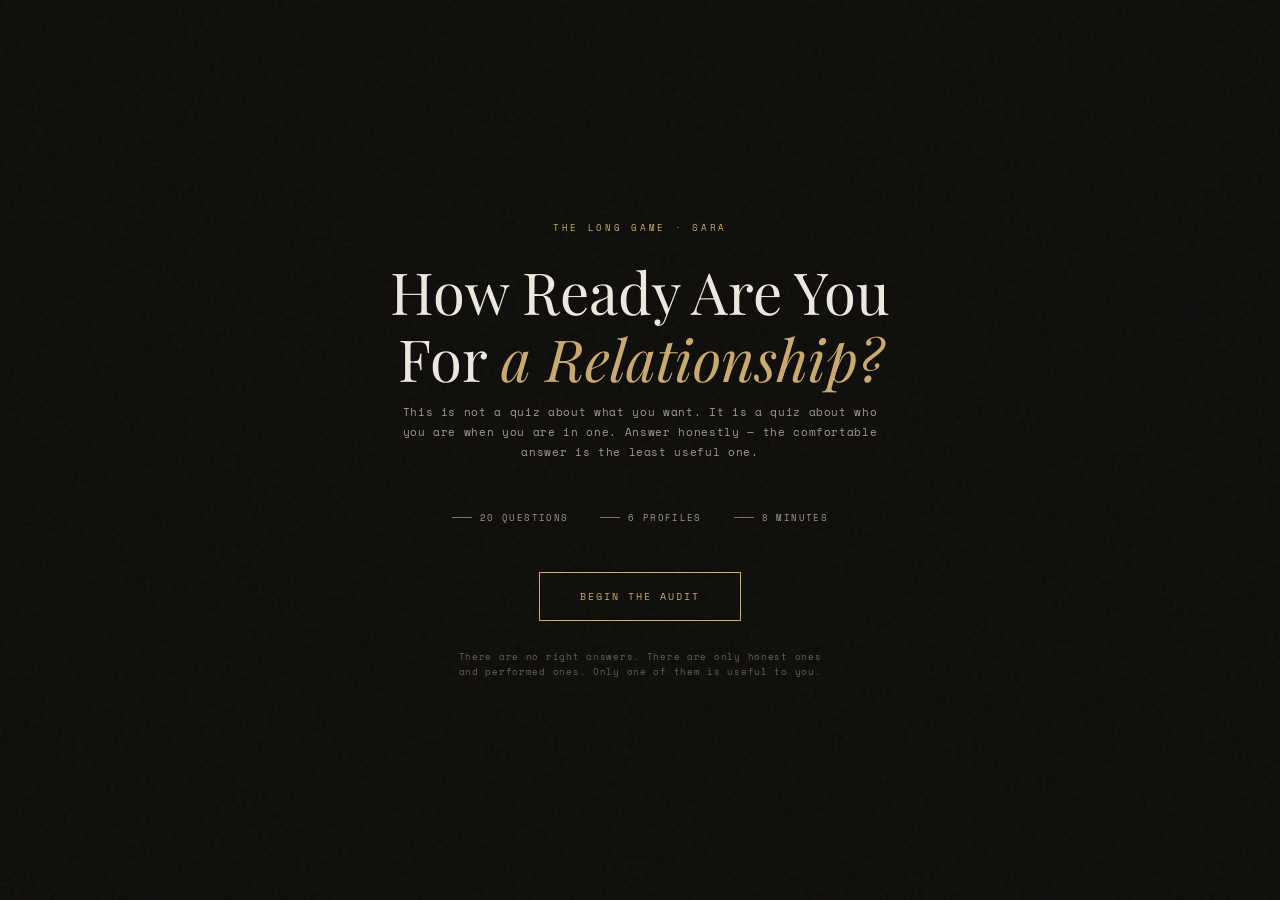
<file: quiz.html>
<!DOCTYPE html>
<html lang="en">
<head>
<meta charset="UTF-8">
<meta name="viewport" content="width=device-width, initial-scale=1.0">
<title>How Ready Are You For a Relationship? — The Long Game</title>
<link href="https://fonts.googleapis.com/css2?family=Playfair+Display:ital,wght@0,400;0,600;0,700;1,400;1,600&family=Space+Mono:ital,wght@0,400;0,700;1,400&display=swap" rel="stylesheet">
<style>
:root {
  --bg: #0e0d0b;
  --gold: #c9a96e;
  --gold-dim: #8a6e3e;
  --gold-pale: rgba(201,169,110,0.08);
  --red: #8B3A3A;
  --cream: #ede9e0;
  --cream-dim: #a09a8e;
  --surface: #161410;
  --surface2: #1e1c18;
  --border: rgba(201,169,110,0.15);
  --border-hover: rgba(201,169,110,0.4);
}
* { margin: 0; padding: 0; box-sizing: border-box; }
body {
  background: var(--bg);
  color: var(--cream);
  font-family: 'Space Mono', monospace;
  min-height: 100vh;
  overflow-x: hidden;
}
body::before {
  content: '';
  position: fixed;
  inset: 0;
  background-image: url("data:image/svg+xml,%3Csvg viewBox='0 0 200 200' xmlns='http://www.w3.org/2000/svg'%3E%3Cfilter id='n'%3E%3CfeTurbulence type='fractalNoise' baseFrequency='0.85' numOctaves='4' stitchTiles='stitch'/%3E%3C/filter%3E%3Crect width='100%25' height='100%25' filter='url(%23n)' opacity='0.035'/%3E%3C/svg%3E");
  pointer-events: none;
  z-index: 9999;
}
.screen { display: none; }
.screen.active { display: block; }
#intro {
  min-height: 100vh;
  display: none;
  flex-direction: column;
  align-items: center;
  justify-content: center;
  padding: 60px 24px;
  text-align: center;
}
#intro.active { display: flex; }
.intro-eyebrow { font-size: 9px; letter-spacing: 0.3em; text-transform: uppercase; color: var(--gold); margin-bottom: 24px; }
.intro-title { font-family: 'Playfair Display', serif; font-size: clamp(30px, 6vw, 58px); font-weight: 400; line-height: 1.15; color: var(--cream); max-width: 700px; margin-bottom: 12px; }
.intro-title em { font-style: italic; color: var(--gold); }
.intro-subtitle { font-size: 11px; letter-spacing: 0.06em; color: var(--cream-dim); max-width: 480px; line-height: 1.8; margin-bottom: 48px; }
.intro-meta { display: flex; gap: 32px; margin-bottom: 48px; justify-content: center; flex-wrap: wrap; }
.meta-item { font-size: 9px; letter-spacing: 0.15em; text-transform: uppercase; color: var(--cream-dim); display: flex; align-items: center; gap: 8px; }
.meta-item::before { content: ''; width: 20px; height: 1px; background: var(--gold-dim); }
.btn-start { background: transparent; border: 1px solid var(--gold); color: var(--gold); font-family: 'Space Mono', monospace; font-size: 10px; letter-spacing: 0.2em; text-transform: uppercase; padding: 16px 40px; cursor: pointer; transition: all 0.25s; position: relative; overflow: hidden; }
.btn-start::before { content: ''; position: absolute; inset: 0; background: var(--gold); transform: translateX(-100%); transition: transform 0.25s; }
.btn-start:hover::before { transform: translateX(0); }
.btn-start:hover { color: var(--bg); }
.btn-start span { position: relative; z-index: 1; }
.intro-disclaimer { margin-top: 28px; font-size: 9px; color: var(--cream-dim); letter-spacing: 0.08em; opacity: 0.6; max-width: 380px; line-height: 1.7; }
#quiz { min-height: 100vh; padding: 0; }
.quiz-header { padding: 24px 32px; border-bottom: 1px solid var(--border); display: flex; align-items: center; justify-content: space-between; position: sticky; top: 0; background: var(--bg); z-index: 100; }
.quiz-logo { font-family: 'Playfair Display', serif; font-size: 13px; font-style: italic; color: var(--gold); }
.progress-container { display: flex; align-items: center; gap: 14px; }
.progress-text { font-size: 9px; letter-spacing: 0.15em; color: var(--cream-dim); min-width: 50px; text-align: right; }
.progress-bar { width: 120px; height: 2px; background: var(--surface2); position: relative; overflow: hidden; }
.progress-fill { height: 100%; background: var(--gold); transition: width 0.4s cubic-bezier(0.4,0,0.2,1); width: 0%; }
.quiz-body { max-width: 680px; margin: 0 auto; padding: 64px 24px 80px; animation: fadeSlide 0.35s ease forwards; }
.category-label { font-size: 9px; letter-spacing: 0.2em; text-transform: uppercase; color: var(--gold-dim); margin-bottom: 20px; display: flex; align-items: center; gap: 10px; }
.category-label::after { content: ''; flex: 1; height: 1px; background: var(--border); }
.question-number { font-size: 9px; letter-spacing: 0.15em; color: var(--cream-dim); margin-bottom: 16px; opacity: 0.5; }
.question-text { font-family: 'Playfair Display', serif; font-size: clamp(20px, 3.5vw, 28px); font-weight: 400; line-height: 1.4; color: var(--cream); margin-bottom: 40px; }
.options-list { list-style: none; display: flex; flex-direction: column; gap: 12px; }
.option-item { border: 1px solid var(--border); background: var(--surface); padding: 18px 22px; cursor: pointer; transition: all 0.2s; position: relative; overflow: hidden; }
.option-item::before { content: ''; position: absolute; left: 0; top: 0; width: 3px; height: 100%; background: var(--gold); transform: scaleY(0); transition: transform 0.2s; }
.option-item:hover { border-color: var(--border-hover); background: var(--surface2); }
.option-item:hover::before { transform: scaleY(1); }
.option-item.selected { border-color: var(--gold); background: var(--gold-pale); }
.option-item.selected::before { transform: scaleY(1); }
.option-letter { font-size: 9px; letter-spacing: 0.15em; color: var(--gold-dim); margin-bottom: 6px; display: block; }
.option-text { font-size: 12px; line-height: 1.65; color: var(--cream); letter-spacing: 0.02em; }
.quiz-nav { display: flex; justify-content: space-between; align-items: center; margin-top: 48px; padding-top: 32px; border-top: 1px solid var(--border); }
.btn-nav { background: transparent; border: 1px solid var(--border); color: var(--cream-dim); font-family: 'Space Mono', monospace; font-size: 9px; letter-spacing: 0.15em; text-transform: uppercase; padding: 12px 24px; cursor: pointer; transition: all 0.2s; }
.btn-nav:hover { border-color: var(--border-hover); color: var(--cream); }
.btn-nav.primary { border-color: var(--gold); color: var(--gold); }
.btn-nav.primary:hover { background: var(--gold); color: var(--bg); }
.btn-nav:disabled { opacity: 0.2; cursor: not-allowed; pointer-events: none; }
@keyframes fadeSlide { from { opacity: 0; transform: translateY(12px); } to { opacity: 1; transform: translateY(0); } }
#results { min-height: 100vh; padding: 0; }
.results-hero { padding: 80px 24px 60px; text-align: center; border-bottom: 1px solid var(--border); }
.results-eyebrow { font-size: 9px; letter-spacing: 0.25em; text-transform: uppercase; color: var(--gold); margin-bottom: 20px; }
.profile-name { font-family: 'Playfair Display', serif; font-size: clamp(32px, 6vw, 60px); font-weight: 400; font-style: italic; color: var(--cream); line-height: 1.1; margin-bottom: 8px; }
.score-display { font-family: 'Playfair Display', serif; font-size: clamp(48px, 10vw, 96px); font-weight: 700; color: var(--gold); line-height: 1; margin: 32px 0 8px; }
.score-label { font-size: 9px; letter-spacing: 0.2em; text-transform: uppercase; color: var(--cream-dim); }
.results-body { max-width: 680px; margin: 0 auto; padding: 60px 24px 80px; }
.profile-description { font-family: 'Playfair Display', serif; font-size: clamp(17px, 2.5vw, 22px); font-weight: 400; line-height: 1.65; color: var(--cream); margin-bottom: 32px; font-style: italic; }
.consequence-block { background: var(--surface); border: 1px solid var(--border); border-left: 3px solid var(--red); padding: 24px 28px; margin-bottom: 48px; }
.consequence-label { font-size: 9px; letter-spacing: 0.2em; text-transform: uppercase; color: var(--red); margin-bottom: 10px; }
.consequence-text { font-size: 12px; line-height: 1.8; color: var(--cream); letter-spacing: 0.02em; }
.category-scores { margin-bottom: 56px; }
.cat-score-title { font-size: 9px; letter-spacing: 0.2em; text-transform: uppercase; color: var(--gold); margin-bottom: 24px; }
.cat-score-item { margin-bottom: 20px; }
.cat-score-header { display: flex; justify-content: space-between; align-items: center; margin-bottom: 8px; }
.cat-score-name { font-size: 10px; letter-spacing: 0.1em; text-transform: uppercase; color: var(--cream-dim); }
.cat-score-val { font-size: 10px; color: var(--gold); letter-spacing: 0.05em; }
.cat-bar { height: 2px; background: var(--surface2); position: relative; overflow: hidden; }
.cat-bar-fill { height: 100%; background: linear-gradient(90deg, var(--gold-dim), var(--gold)); transition: width 1s cubic-bezier(0.4,0,0.2,1); }
.insight-block { background: var(--surface); border: 1px solid var(--border); border-left: 3px solid var(--gold); padding: 28px; margin-bottom: 16px; }
.insight-label { font-size: 9px; letter-spacing: 0.2em; text-transform: uppercase; color: var(--gold); margin-bottom: 12px; }
.insight-text { font-size: 12px; line-height: 1.8; color: var(--cream); letter-spacing: 0.02em; }
.cta-block { text-align: center; padding: 56px 0 0; border-top: 1px solid var(--border); margin-top: 56px; }
.cta-title { font-family: 'Playfair Display', serif; font-size: 26px; font-weight: 400; color: var(--cream); margin-bottom: 12px; }
.cta-text { font-size: 11px; color: var(--cream-dim); line-height: 1.8; max-width: 420px; margin: 0 auto 32px; letter-spacing: 0.04em; }
.btn-cta { display: inline-block; background: var(--gold); color: var(--bg); font-family: 'Space Mono', monospace; font-size: 10px; letter-spacing: 0.2em; text-transform: uppercase; padding: 18px 44px; cursor: pointer; border: none; transition: opacity 0.2s; margin-bottom: 16px; text-decoration: none; }
.btn-cta:hover { opacity: 0.85; }
.btn-retake { display: block; margin: 32px auto 0; background: transparent; border: none; color: var(--cream-dim); font-family: 'Space Mono', monospace; font-size: 9px; letter-spacing: 0.15em; text-transform: uppercase; cursor: pointer; text-decoration: underline; text-underline-offset: 4px; }
.btn-retake:hover { color: var(--cream); }
.cta-options { display: grid; grid-template-columns: repeat(auto-fit, minmax(220px, 1fr)); gap: 16px; margin-bottom: 8px; }
.cta-option { background: var(--surface); border: 1px solid var(--border); padding: 28px 24px; display: flex; flex-direction: column; gap: 10px; }
.cta-option-featured { border-color: rgba(201,169,110,0.4); background: var(--surface2); }
.cta-option-tag { font-size: 8px; letter-spacing: 0.2em; text-transform: uppercase; color: var(--cream-dim); background: var(--surface2); border: 1px solid var(--border); padding: 3px 10px; display: inline-block; width: fit-content; }
.cta-option-tag.gold { background: var(--gold); color: var(--bg); border-color: var(--gold); }
.cta-option-title { font-family: 'Playfair Display', serif; font-size: 17px; font-weight: 600; color: var(--cream); line-height: 1.3; }
.cta-option-desc { font-size: 10px; color: var(--cream-dim); line-height: 1.8; letter-spacing: 0.03em; flex: 1; }
.btn-cta-gold { background: var(--gold); color: var(--bg); }
.btn-cta-gold:hover { opacity: 0.85; }
.btn-cta-outline { background: transparent; color: var(--gold); border: 1px solid var(--gold); }
.btn-cta-outline:hover { background: var(--gold); color: var(--bg); }
</style>
</head>
<body>

<section id="intro" class="screen active">
  <div class="intro-eyebrow">The Long Game &middot; Sara</div>
  <h1 class="intro-title">How Ready Are You<br>For <em>a Relationship?</em></h1>
  <p class="intro-subtitle">This is not a quiz about what you want. It is a quiz about who you are when you are in one. Answer honestly &mdash; the comfortable answer is the least useful one.</p>
  <div class="intro-meta">
    <span class="meta-item">20 questions</span>
    <span class="meta-item">6 profiles</span>
    <span class="meta-item">8 minutes</span>
  </div>
  <button class="btn-start" onclick="startQuiz()"><span>Begin the audit</span></button>
  <p class="intro-disclaimer">There are no right answers. There are only honest ones and performed ones. Only one of them is useful to you.</p>
</section>

<section id="quiz" class="screen">
  <div class="quiz-header">
    <div class="quiz-logo">The Long Game</div>
    <div class="progress-container">
      <div class="progress-bar"><div class="progress-fill" id="progressFill"></div></div>
      <div class="progress-text" id="progressText">1 / 20</div>
    </div>
  </div>
  <div class="quiz-body" id="quizBody"></div>
</section>

<section id="results" class="screen">
  <div class="results-hero">
    <div class="results-eyebrow">Your Partner Readiness Profile</div>
    <div class="profile-name" id="profileName"></div>
    <div class="score-display" id="scoreDisplay"></div>
    <div class="score-label">Readiness Score</div>
  </div>
  <div class="results-body">
    <p class="profile-description" id="profileDescription"></p>
    <div class="consequence-block" id="consequenceBlock"></div>
    <div class="category-scores">
      <div class="cat-score-title">Your breakdown</div>
      <div id="catScores"></div>
    </div>
    <div id="insights"></div>
    <div id="coachingNudge"></div>
    <div class="cta-block">
      <div class="cta-title">You have seen the pattern.<br>Now you can change it.</div>
      <p class="cta-text">Most people read their result, recognise themselves completely, and go back to doing the same thing. The ones who do not — work on it. If you are ready to become the partner you want to be, this is where that work begins.</p>
      <a class="btn-cta btn-cta-gold" href="https://www.saraarbani.com/pricing" target="_blank">Explore 1-on-1 work with Sara</a>
      <button class="btn-retake" onclick="retake()">Retake the quiz</button>
    </div>
  </div>
</section>

<script>
var questions = [
  {
    category: "Giving & Receiving",
    categoryKey: "G",
    q: "A friend tells you they have started seeing someone who is not treating them well. You have seen this pattern before with them. What do you do?",
    options: [
      { text: "Listen and support whatever they decide — it is their life.", score: {G:2} },
      { text: "Tell them what I see, even if it is uncomfortable to hear.", score: {G:3} },
      { text: "Wait for them to ask before saying anything.", score: {G:1} },
      { text: "Change the subject — I have said it before and it did not help.", score: {G:0} }
    ]
  },
  {
    category: "Giving & Receiving",
    categoryKey: "G",
    q: "You have been with someone for three months. They are going through a hard time and need more from you than you are naturally giving. What happens?",
    options: [
      { text: "I stretch to meet them — that is what relationships are.", score: {G:3} },
      { text: "I give what I can but I quietly track whether it is reciprocated.", score: {G:1} },
      { text: "I feel resentful but do not say it.", score: {G:0} },
      { text: "I ask what they need and try to show up for that specifically.", score: {G:2} }
    ]
  },
  {
    category: "Giving & Receiving",
    categoryKey: "G",
    q: "In your last relationship, who would you say initiated care more often?",
    options: [
      { text: "Mostly me — I am the one who notices and acts.", score: {G:2} },
      { text: "It felt pretty mutual over time.", score: {G:3} },
      { text: "Mostly them — I appreciated it but rarely matched it.", score: {G:0} },
      { text: "Neither of us — we were both quite independent.", score: {G:1} }
    ]
  },
  {
    category: "Giving & Receiving",
    categoryKey: "G",
    q: "Your partner does something that bothers you. It is not serious but it keeps happening. What is most true for you?",
    options: [
      { text: "I bring it up kindly — I would rather address it than resent them.", score: {G:3} },
      { text: "I mention it but quickly reassure them it is fine even when it is not.", score: {G:1} },
      { text: "I stay quiet and adjust my own expectations instead.", score: {G:2} },
      { text: "I bring it up but feel guilty every time I do.", score: {G:0} }
    ]
  },
  {
    category: "Attachment Style",
    categoryKey: "A",
    q: "Someone you are dating becomes suddenly distant. No explanation. What is your first instinct?",
    options: [
      { text: "I assume something is going on for them and give space.", score: {A:3} },
      { text: "I check in once — warmly but directly.", score: {A:2} },
      { text: "I go quiet too — if they are pulling back, so will I.", score: {A:1} },
      { text: "I replay everything to figure out what I did wrong.", score: {A:0} }
    ]
  },
  {
    category: "Attachment Style",
    categoryKey: "A",
    q: "A relationship is going really well. Better than expected. What, if anything, do you notice in yourself?",
    options: [
      { text: "Relief and genuine happiness — I let myself enjoy it.", score: {A:3} },
      { text: "A quiet anxiety — like I am waiting for something to go wrong.", score: {A:0} },
      { text: "I find myself needing to test it somehow, just to see.", score: {A:1} },
      { text: "A subtle urge to create a little distance — things feel too close.", score: {A:1} }
    ]
  },
  {
    category: "Attachment Style",
    categoryKey: "A",
    q: "How do you tend to feel in the days after a strong argument with someone you care about?",
    options: [
      { text: "Unsettled until it is fully resolved — I cannot rest in ambiguity.", score: {A:1} },
      { text: "I process it alone first, then come back when I am ready.", score: {A:2} },
      { text: "I want to resolve it quickly and reconnect.", score: {A:3} },
      { text: "I pull away — arguments make me want to question the whole relationship.", score: {A:0} }
    ]
  },
  {
    category: "Attachment Style",
    categoryKey: "A",
    q: "Your partner says they need some alone time this weekend — nothing is wrong, they just need space. What is honest?",
    options: [
      { text: "Completely fine. I would probably enjoy my own weekend.", score: {A:3} },
      { text: "Fine in theory, but I would find myself checking in more than I should.", score: {A:1} },
      { text: "I would feel a quiet sting even if I did not show it.", score: {A:0} },
      { text: "I would take it as a cue to also pull back a little.", score: {A:1} }
    ]
  },
  {
    category: "Relationship Attitude",
    categoryKey: "R",
    q: "You meet someone. The connection is real but they have a habit that genuinely irritates you. It is not a dealbreaker — just annoying. What do you do with that?",
    options: [
      { text: "Factor it in honestly — nobody is perfect and this is not a dealbreaker.", score: {R:3} },
      { text: "Tell myself I can change it over time.", score: {R:0} },
      { text: "Ignore it for now and see if it bothers me less when I know them better.", score: {R:2} },
      { text: "Add it to a mental list I am keeping.", score: {R:1} }
    ]
  },
  {
    category: "Relationship Attitude",
    categoryKey: "R",
    q: "A friend describes their long-term relationship: deeply loving, mostly stable, occasionally boring, minor ongoing irritations. Your honest internal reaction is:",
    options: [
      { text: "That sounds like real love to me — that is what I want.", score: {R:3} },
      { text: "Good for them, but I think I would need more spark than that.", score: {R:1} },
      { text: "I respect it but I want something more passionate than that.", score: {R:0} },
      { text: "That is realistic — I would take stability and real love over intensity.", score: {R:2} }
    ]
  },
  {
    category: "Relationship Attitude",
    categoryKey: "R",
    q: "You have been single for a while. When you think about the person you want, how detailed is that picture?",
    options: [
      { text: "Very specific — I know exactly what I am looking for.", score: {R:0} },
      { text: "I have values and qualities that matter — not a checklist.", score: {R:3} },
      { text: "Fairly specific — but I have learned to stay flexible.", score: {R:2} },
      { text: "I have stopped picturing it — too many disappointments.", score: {R:1} }
    ]
  },
  {
    category: "Relationship Attitude",
    categoryKey: "R",
    q: "The last time you ended or were ended with someone, what was the dominant story you told yourself?",
    options: [
      { text: "We were not right for each other — both of us played a part.", score: {R:3} },
      { text: "They were not who I thought they were.", score: {R:1} },
      { text: "I gave too much and got too little.", score: {R:1} },
      { text: "I did not show up as well as I could have.", score: {R:2} }
    ]
  },
  {
    category: "Consistency & Follow-Through",
    categoryKey: "C",
    q: "You are genuinely interested in someone. Things are going well. Then life gets busy — work, stress, other demands. What tends to happen?",
    options: [
      { text: "I stay consistent even when it is an effort — that is when it matters most.", score: {C:3} },
      { text: "I pull back slightly and hope they understand.", score: {C:1} },
      { text: "I communicate that I am overwhelmed and come back when I can.", score: {C:2} },
      { text: "I go quiet for a bit — if they are right for me they will wait.", score: {C:0} }
    ]
  },
  {
    category: "Consistency & Follow-Through",
    categoryKey: "C",
    q: "How would the last person you dated describe your consistency if they were being completely honest?",
    options: [
      { text: "Probably reliable — I showed up when I said I would.", score: {C:3} },
      { text: "Hot and cold — intense at first, harder to reach later.", score: {C:0} },
      { text: "Consistent but sometimes emotionally unavailable.", score: {C:1} },
      { text: "Pretty dependable, with occasional disappearing acts.", score: {C:2} }
    ]
  },
  {
    category: "Consistency & Follow-Through",
    categoryKey: "C",
    q: "You make a plan with someone you are dating and something better comes up. Not urgent — just more appealing. What do you do?",
    options: [
      { text: "Keep the original plan — I made a commitment.", score: {C:3} },
      { text: "Depends on how early in the relationship we are.", score: {C:1} },
      { text: "Keep it but resent missing the other thing slightly.", score: {C:2} },
      { text: "Cancel and reschedule — they will understand.", score: {C:0} }
    ]
  },
  {
    category: "Consistency & Follow-Through",
    categoryKey: "C",
    q: "Early in a relationship, you tend to be:",
    options: [
      { text: "Steady — roughly the same from month one to month six.", score: {C:3} },
      { text: "Very present and then gradually less so.", score: {C:0} },
      { text: "Cautious at first and then more present once I feel safe.", score: {C:2} },
      { text: "Intensely focused on the person and then needing space.", score: {C:1} }
    ]
  },
  {
    category: "Emotional Availability",
    categoryKey: "E",
    q: "Someone you are seeing tells you something vulnerable — something they have never told anyone. What happens in you?",
    options: [
      { text: "I feel honoured and try to meet them at that level.", score: {E:3} },
      { text: "I feel moved but instinctively deflect with humour or advice.", score: {E:1} },
      { text: "I listen carefully but feel slightly uncomfortable with the intensity.", score: {E:1} },
      { text: "I open up in return — vulnerability calls for vulnerability.", score: {E:2} }
    ]
  },
  {
    category: "Emotional Availability",
    categoryKey: "E",
    q: "When you are struggling, your natural tendency is to:",
    options: [
      { text: "Process alone and bring it to my partner once I have figured it out.", score: {E:1} },
      { text: "Share it as it is happening — I want to be known.", score: {E:3} },
      { text: "Handle it myself — I do not want to be a burden.", score: {E:0} },
      { text: "Share selectively — I open up when it feels safe.", score: {E:2} }
    ]
  },
  {
    category: "Emotional Availability",
    categoryKey: "E",
    q: "Your partner is emotional about something that does not feel like a big deal to you. What is your honest response?",
    options: [
      { text: "I try to understand why it matters to them, even if it would not to me.", score: {E:3} },
      { text: "I listen but internally I am impatient for them to move through it.", score: {E:1} },
      { text: "I offer solutions — that is how I show care.", score: {E:1} },
      { text: "I sit with them in it without needing to fix it.", score: {E:2} }
    ]
  },
  {
    category: "Emotional Availability",
    categoryKey: "E",
    q: "How much of your actual inner world does a partner typically get to see?",
    options: [
      { text: "Most of it — I am fairly open once trust is established.", score: {E:2} },
      { text: "All of it — I want to be fully known.", score: {E:3} },
      { text: "A curated version — I show what I am comfortable with.", score: {E:1} },
      { text: "Very little — I protect my inner world carefully.", score: {E:0} }
    ]
  }
];

var profiles = [
  {
    name: "The Ready One",
    minScore: 75,
    description: "You have done enough work to know yourself in relationship. Not perfect — but honest, available, and capable of choosing someone on a difficult day. You are not looking for someone to complete you. You are looking for someone worth building with. The question now is not whether you are ready. It is whether you are choosing wisely — or whether readiness has quietly become another form of waiting.",
    consequence: "If nothing changes: You will keep being ready for people who are not ready for you. Your clarity will keep outpacing your choices. The work now is not more becoming — it is more honest selecting.",
    insights: [
      { label: "Your edge", text: "You can be fully present without losing yourself. That is rare and deeply attractive to the right person." },
      { label: "Watch for", text: "Readiness can tip into impatience — or worse, into choosing someone safe rather than someone right." }
    ]
  },
  {
    name: "The Defended Giver",
    minScore: 55,
    description: "You have so much to offer. And you offer it — generously, warmly — once you feel safe. The problem is that safety takes so long to establish that most people do not stay long enough to receive what you are actually capable of giving. Your walls are not protecting you. They are filtering out the exact people you say you want.",
    consequence: "If nothing changes: You will keep meeting people who feel promising and then conclude you are hard to reach. Not because you are — but because by the time you open, they have already started to pull away. The wall wins every time.",
    insights: [
      { label: "Your edge", text: "When you finally open, you give with a depth that is genuinely rare. The right person will feel it immediately." },
      { label: "Watch for", text: "You are probably calling protection wisdom. The person who waits for perfect safety before opening never arrives anywhere real." }
    ]
  },
  {
    name: "The Hopeful Avoider",
    minScore: 40,
    description: "You want love — genuinely and deeply. But your nervous system keeps choosing distance. You are drawn to what is just out of reach because available feels suffocating. You mistake intensity for connection and mystery for depth. The relationships that would actually work for you feel somehow less exciting than the ones that keep you up at night.",
    consequence: "If nothing changes: You will keep meeting people who feel right at the beginning and wrong over time. Not because they changed. Because the pattern did not. The unavailable person will keep feeling like chemistry. The available one will keep feeling like settling. Until you learn to tell the difference in your body — not just your head.",
    insights: [
      { label: "Your edge", text: "Your longing is real and your capacity for feeling is genuine. It is not broken — it is aimed at the wrong target." },
      { label: "Watch for", text: "The pattern is not about finding the right person. It is about learning to tolerate closeness when it actually arrives." }
    ]
  },
  {
    name: "The Performing Partner",
    minScore: 30,
    description: "You show up perfectly in the beginning. Attentive, warm, exciting. But somewhere beneath it there is a performance happening — a version of you designed to be wanted rather than known. When sustaining it becomes exhausting, you create distance or disappear. The real intimacy starts exactly where the performance ends. You have not let many people past that point.",
    consequence: "If nothing changes: You will keep attracting people who fall for the version of you that cannot last. And when the performance becomes unsustainable, you will mistake their confusion for rejection — when really they are just meeting you for the first time and not knowing what to do with it.",
    insights: [
      { label: "Your edge", text: "You understand what people need and you know how to make them feel it. The work is letting them see what you need too." },
      { label: "Watch for", text: "You are probably selecting partners who respond to the performance. Which means you have never actually been chosen — only the performance has." }
    ]
  },
  {
    name: "The Unconscious Extractor",
    minScore: 15,
    description: "You approach relationships primarily asking what you can get from them. Not maliciously — you have simply never been taught to ask a different question. Love has always been something that happens to you rather than something you actively build. You measure relationships by what they give you and leave when the return feels insufficient.",
    consequence: "If nothing changes: You will keep cycling through people who initially feel like enough and eventually feel like not enough. The problem will always seem to be them. It will take a long time to see that the common thread in every story is the question you keep asking at the start.",
    insights: [
      { label: "Your edge", text: "The fact that you took this quiz honestly — and read this without closing the tab — is more significant than you realise." },
      { label: "Watch for", text: "The shift from extraction to contribution is not a personality change. It is a single decision you make and then practice every day until it becomes who you are." }
    ]
  },
  {
    name: "The Idealist",
    minScore: 0,
    description: "Your idea of a relationship is more vivid than any real relationship could ever be. You are not falling for people — you are falling for the story of them, the version that exists in your head on day three. Real love requires tolerating someone's actual reality, not their highlight reel. Every real person will eventually disappoint the idea. That is not a flaw in them.",
    consequence: "If nothing changes: You will keep falling fast and pulling back the moment reality arrives. The pattern will look like bad luck or wrong people. It is neither. It is the gap between what you are willing to imagine and what you are willing to actually live with. That gap is the work.",
    insights: [
      { label: "Your edge", text: "You feel deeply and want genuinely. That capacity is the raw material of real love — it just needs to be aimed at reality, not potential." },
      { label: "Watch for", text: "You are not waiting for the right person. You are waiting for a person who matches an idea. No one ever will. That is the thing to sit with." }
    ]
  }
];

var categoryNames = {
  G: "Giving & Receiving",
  A: "Attachment",
  R: "Relationship Attitude",
  C: "Consistency",
  E: "Emotional Availability"
};

var current = 0;
var answers = [];
for (var i = 0; i < questions.length; i++) { answers.push(null); }

function startQuiz() {
  showScreen('quiz');
  renderQuestion();
}

function showScreen(id) {
  var screens = document.querySelectorAll('.screen');
  for (var i = 0; i < screens.length; i++) {
    screens[i].classList.remove('active');
  }
  document.getElementById(id).classList.add('active');
  window.scrollTo(0, 0);
}

function renderQuestion() {
  var q = questions[current];
  var pct = (current / questions.length) * 100;
  document.getElementById('progressFill').style.width = pct + '%';
  document.getElementById('progressText').textContent = (current + 1) + ' / ' + questions.length;

  var letters = ['A','B','C','D'];
  var optionsHTML = '';
  for (var i = 0; i < q.options.length; i++) {
    var sel = answers[current] === i ? 'selected' : '';
    optionsHTML += '<li class="option-item ' + sel + '" onclick="selectAnswer(' + i + ')">';
    optionsHTML += '<span class="option-letter">' + letters[i] + '</span>';
    optionsHTML += '<span class="option-text">' + q.options[i].text + '</span>';
    optionsHTML += '</li>';
  }

  var isLast = current === questions.length - 1;
  var nextLabel = isLast ? 'See my profile &rarr;' : 'Next &rarr;';
  var nextDisabled = answers[current] === null ? 'disabled' : '';
  var backDisabled = current === 0 ? 'disabled' : '';

  document.getElementById('quizBody').innerHTML =
    '<div class="category-label">' + q.category + '</div>' +
    '<div class="question-number">Question ' + (current + 1) + ' of ' + questions.length + '</div>' +
    '<div class="question-text">' + q.q + '</div>' +
    '<ul class="options-list">' + optionsHTML + '</ul>' +
    '<div class="quiz-nav">' +
    '<button class="btn-nav" onclick="prevQ()" ' + backDisabled + '>&larr; Back</button>' +
    '<button class="btn-nav primary" id="nextBtn" onclick="nextQ()" ' + nextDisabled + '>' + nextLabel + '</button>' +
    '</div>';
}

function selectAnswer(idx) {
  answers[current] = idx;
  renderQuestion();
}

function prevQ() {
  if (current > 0) {
    current--;
    renderQuestion();
  }
}

function nextQ() {
  if (answers[current] === null) return;
  if (current === questions.length - 1) {
    // Fire the Kit modal for email capture, then show results underneath
    var kitTrigger = document.getElementById('kitModalTrigger');
    if (kitTrigger) kitTrigger.click();
    showResults();
  } else {
    current++;
    renderQuestion();
  }
}

var coachingNudges = {
  "The Ready One": "Being ready is rarer than it sounds. But readiness without discernment is just openness without direction. The work at this stage is learning to choose from clarity rather than chemistry — to recognise the difference between someone who is right for you and someone who simply feels familiar. If you want to go deeper on that distinction, that is exactly the kind of work we do together.",
  "The Defended Giver": "The pattern you are in is not a flaw — it is a strategy that made sense once. The wall went up for a reason. The question is whether it still needs to be there, or whether it has become the thing standing between you and what you actually want. That shift — from protected to open without losing yourself — is quiet work. It happens in small moments, not grand realisations. If you are serious about making it, there is a way to do it with support.",
  "The Hopeful Avoider": "What makes this pattern so persistent is that it does not feel like avoidance. It feels like standards. It feels like chemistry. It feels like you just have not met the right person yet. The nervous system is very convincing. The work here is not about lowering your standards — it is about learning to tell the difference between genuine incompatibility and the discomfort of something actually safe arriving. That is subtle, important work. And it is absolutely possible.",
  "The Performing Partner": "Somewhere along the way you learned that being wanted required being impressive. The performance worked — people responded. The cost is that you have rarely been chosen for who you are underneath it. The path forward is not about showing more or performing better. It is about practising being seen in small ways until it stops feeling dangerous. If that resonates and you want to explore what that looks like in practice, there is space for that conversation.",
  "The Unconscious Extractor": "This is one of the most honest things a person can see about themselves — and most people never do. The fact that you are sitting with it rather than dismissing it says something important. The shift from asking what a relationship gives you to asking what you are capable of building is not complicated. But it requires someone to walk through it with you honestly, without judgement. If you are ready for that conversation, it is available.",
  "The Idealist": "The longing you carry is real and it is worth honouring. The work is not about settling or lowering the bar — it is about learning to want what is actually possible to have. Real love is not smaller than what you imagine. It is stranger, more inconvenient, and ultimately more sustaining. Getting there requires being willing to stay when things become ordinary. If you want support in making that shift — from the idea of love to the practice of it — that work is available to you."
};

function showResults() {
  var catScores = {G:0, A:0, R:0, C:0, E:0};
  var catMax = {G:0, A:0, R:0, C:0, E:0};

  for (var i = 0; i < answers.length; i++) {
    if (answers[i] === null) continue;
    var q = questions[i];
    var scoreObj = q.options[answers[i]].score;
    for (var cat in scoreObj) {
      catScores[cat] += scoreObj[cat];
      catMax[cat] += 3;
    }
  }

  var totalScore = 0;
  var totalMax = 0;
  for (var c in catScores) { totalScore += catScores[c]; }
  for (var c in catMax) { totalMax += catMax[c]; }
  var pct = Math.round((totalScore / totalMax) * 100);

  var profile = profiles[profiles.length - 1];
  for (var i = 0; i < profiles.length; i++) {
    if (pct >= profiles[i].minScore) { profile = profiles[i]; break; }
  }

  showScreen('results');

  document.getElementById('profileName').textContent = profile.name;
  document.getElementById('scoreDisplay').textContent = pct;
  document.getElementById('profileDescription').textContent = profile.description;
  document.getElementById('consequenceBlock').innerHTML =
    '<div class="consequence-label">If nothing changes</div>' +
    '<div class="consequence-text">' + profile.consequence + '</div>';

  var catHTML = '';
  var catOrder = ['G','A','R','C','E'];
  for (var i = 0; i < catOrder.length; i++) {
    var key = catOrder[i];
    var pctCat = catMax[key] > 0 ? Math.round((catScores[key] / catMax[key]) * 100) : 0;
    catHTML += '<div class="cat-score-item">';
    catHTML += '<div class="cat-score-header">';
    catHTML += '<span class="cat-score-name">' + categoryNames[key] + '</span>';
    catHTML += '<span class="cat-score-val">' + pctCat + '%</span>';
    catHTML += '</div>';
    catHTML += '<div class="cat-bar"><div class="cat-bar-fill" id="bar-' + key + '" style="width:0%"></div></div>';
    catHTML += '</div>';
  }
  document.getElementById('catScores').innerHTML = catHTML;

  var insightsHTML = '';
  for (var i = 0; i < profile.insights.length; i++) {
    insightsHTML += '<div class="insight-block">';
    insightsHTML += '<div class="insight-label">' + profile.insights[i].label + '</div>';
    insightsHTML += '<div class="insight-text">' + profile.insights[i].text + '</div>';
    insightsHTML += '</div>';
  }
  document.getElementById('insights').innerHTML = insightsHTML;

  var nudge = coachingNudges[profile.name] || '';
  if (nudge) {
    document.getElementById('coachingNudge').innerHTML =
      '<div style="background:var(--surface2);border:1px solid rgba(201,169,110,0.3);border-top:3px solid var(--gold);padding:28px;margin-bottom:32px;">' +
      '<div style="font-size:9px;letter-spacing:0.2em;text-transform:uppercase;color:var(--gold);margin-bottom:10px;">A note on going deeper</div>' +
      '<div style="font-family:Playfair Display,serif;font-size:15px;line-height:1.75;color:var(--cream);font-style:italic;margin-bottom:16px;">' + nudge + '</div>' +
      '<div style="font-size:11px;color:var(--cream-dim);line-height:1.8;margin-bottom:20px;letter-spacing:0.03em;">If you are serious about a real transformation — book a 1-on-1 session with Sara to explore what that looks like for you.</div>' +
      '<a href="https://www.saraarbani.com/pricing" target="_blank" style="display:inline-block;background:transparent;color:var(--gold);border:1px solid var(--gold);font-family:Space Mono,monospace;font-size:9px;letter-spacing:0.2em;text-transform:uppercase;padding:14px 28px;text-decoration:none;">Book a session with Sara &rarr;</a>' +
      '</div>';
  }

  setTimeout(function() {
    for (var i = 0; i < catOrder.length; i++) {
      var key = catOrder[i];
      var pctCat = catMax[key] > 0 ? Math.round((catScores[key] / catMax[key]) * 100) : 0;
      var el = document.getElementById('bar-' + key);
      if (el) el.style.width = pctCat + '%';
    }
  }, 300);
}

function retake() {
  current = 0;
  answers = [];
  for (var i = 0; i < questions.length; i++) { answers.push(null); }
  showScreen('intro');
}
</script>

<!-- Hidden trigger — Kit's script watches data-formkit-toggle and shows the modal on click -->
<a href="#" data-formkit-toggle="6140a9e8b5" id="kitModalTrigger" style="display:none" aria-hidden="true">open</a>

<!-- ConvertKit form — auto-timer disabled (9999999s); triggered programmatically on quiz completion -->
<script src="https://f.convertkit.com/ckjs/ck.5.js"></script>
<form action="https://app.kit.com/forms/9495873/subscriptions" style="background-color: rgb(30, 28, 24); border-radius: 6px;" class="seva-form formkit-form" method="post" data-sv-form="9495873" data-uid="6140a9e8b5" data-format="modal" data-version="5" data-options="{&quot;settings&quot;:{&quot;after_subscribe&quot;:{&quot;action&quot;:&quot;message&quot;,&quot;success_message&quot;:&quot;Success! Now check your email to confirm your subscription.&quot;,&quot;redirect_url&quot;:&quot;&quot;},&quot;analytics&quot;:{&quot;google&quot;:null,&quot;fathom&quot;:null,&quot;facebook&quot;:null,&quot;segment&quot;:null,&quot;pinterest&quot;:null,&quot;sparkloop&quot;:null,&quot;googletagmanager&quot;:null},&quot;modal&quot;:{&quot;trigger&quot;:&quot;timer&quot;,&quot;scroll_percentage&quot;:null,&quot;timer&quot;:9999999,&quot;devices&quot;:&quot;all&quot;,&quot;show_once_every&quot;:15},&quot;powered_by&quot;:{&quot;show&quot;:true,&quot;url&quot;:&quot;https://kit.com/features/forms?utm_campaign=poweredby&amp;utm_content=form&amp;utm_medium=referral&amp;utm_source=dynamic&quot;},&quot;recaptcha&quot;:{&quot;enabled&quot;:false},&quot;return_visitor&quot;:{&quot;action&quot;:&quot;show&quot;,&quot;custom_content&quot;:&quot;&quot;},&quot;slide_in&quot;:{&quot;display_in&quot;:&quot;bottom_right&quot;,&quot;trigger&quot;:&quot;timer&quot;,&quot;scroll_percentage&quot;:null,&quot;timer&quot;:5,&quot;devices&quot;:&quot;all&quot;,&quot;show_once_every&quot;:15},&quot;sticky_bar&quot;:{&quot;display_in&quot;:&quot;top&quot;,&quot;trigger&quot;:&quot;timer&quot;,&quot;scroll_percentage&quot;:null,&quot;timer&quot;:5,&quot;devices&quot;:&quot;all&quot;,&quot;show_once_every&quot;:15}},&quot;version&quot;:&quot;5&quot;}" min-width="400 500 600 700 800"><div data-style="full"><div data-element="column" style="background-image: url(&quot;https://embed.filekitcdn.com/e/6WA5rpRcQJcFuY2B799VYV/tVK4fRY51HrxvwVWJLo2z&quot;);" class="formkit-background"></div><div data-element="column" class="formkit-column"><div class="formkit-header" style="color: rgb(83, 83, 83); font-size: 28px; font-weight: 700;" data-element="header"><h2>Get your results</h2></div><ul class="formkit-alert formkit-alert-error" data-element="errors" data-group="alert"></ul><div data-element="fields" class="seva-fields formkit-fields"><div class="formkit-field"><input class="formkit-input" name="email_address" style="color: rgb(139, 139, 139); border-color: rgb(221, 224, 228); font-weight: 400;" aria-label="Email Address" placeholder="Email Address" required="" type="email"></div><div class="formkit-field"><input class="formkit-input" aria-label="First Name" style="color: rgb(139, 139, 139); border-color: rgb(221, 224, 228); font-weight: 400;" name="fields[first_name]" placeholder="First Name" type="text"></div><button data-element="submit" class="formkit-submit formkit-submit" style="color: rgb(255, 255, 255); background-color: rgb(201, 169, 110); border-radius: 3px; font-weight: 700;"><div class="formkit-spinner"><div></div><div></div><div></div></div><span class="">Send me the guide</span></button></div><div class="formkit-disclaimer" style="color: rgb(139, 139, 139); font-size: 13px;" data-element="disclaimer">We respect your privacy. Unsubscribe at anytime.</div><div class="formkit-powered-by-convertkit-container"><a href="https://kit.com/features/forms?utm_campaign=poweredby&amp;utm_content=form&amp;utm_medium=referral&amp;utm_source=dynamic" data-element="powered-by" class="formkit-powered-by-convertkit" data-variant="light" target="_blank" rel="nofollow noopener">Built with Kit</a></div></div></div><style>.formkit-form[data-uid="6140a9e8b5"] *{box-sizing:border-box;}.formkit-form[data-uid="6140a9e8b5"]{-webkit-font-smoothing:antialiased;-moz-osx-font-smoothing:grayscale;}.formkit-form[data-uid="6140a9e8b5"] legend{border:none;font-size:inherit;margin-bottom:10px;padding:0;position:relative;display:table;}.formkit-form[data-uid="6140a9e8b5"] fieldset{border:0;padding:0.01em 0 0 0;margin:0;min-width:0;}.formkit-form[data-uid="6140a9e8b5"] body:not(:-moz-handler-blocked) fieldset{display:table-cell;}.formkit-form[data-uid="6140a9e8b5"] h1,.formkit-form[data-uid="6140a9e8b5"] h2,.formkit-form[data-uid="6140a9e8b5"] h3,.formkit-form[data-uid="6140a9e8b5"] h4,.formkit-form[data-uid="6140a9e8b5"] h5,.formkit-form[data-uid="6140a9e8b5"] h6{color:inherit;font-size:inherit;font-weight:inherit;}.formkit-form[data-uid="6140a9e8b5"] h2{font-size:1.5em;margin:1em 0;}.formkit-form[data-uid="6140a9e8b5"] h3{font-size:1.17em;margin:1em 0;}.formkit-form[data-uid="6140a9e8b5"] p{color:inherit;font-size:inherit;font-weight:inherit;}.formkit-form[data-uid="6140a9e8b5"] ol:not([template-default]),.formkit-form[data-uid="6140a9e8b5"] ul:not([template-default]),.formkit-form[data-uid="6140a9e8b5"] blockquote:not([template-default]){text-align:left;}.formkit-form[data-uid="6140a9e8b5"] p:not([template-default]),.formkit-form[data-uid="6140a9e8b5"] hr:not([template-default]),.formkit-form[data-uid="6140a9e8b5"] blockquote:not([template-default]),.formkit-form[data-uid="6140a9e8b5"] ol:not([template-default]),.formkit-form[data-uid="6140a9e8b5"] ul:not([template-default]){color:inherit;font-style:initial;}.formkit-form[data-uid="6140a9e8b5"] .ordered-list,.formkit-form[data-uid="6140a9e8b5"] .unordered-list{list-style-position:outside !important;padding-left:1em;}.formkit-form[data-uid="6140a9e8b5"] .list-item{padding-left:0;}.formkit-form[data-uid="6140a9e8b5"][data-format="modal"]{display:none;}.formkit-form[data-uid="6140a9e8b5"][data-format="slide in"]{display:none;}.formkit-form[data-uid="6140a9e8b5"][data-format="sticky bar"]{display:none;}.formkit-sticky-bar .formkit-form[data-uid="6140a9e8b5"][data-format="sticky bar"]{display:block;}.formkit-form[data-uid="6140a9e8b5"] .formkit-input,.formkit-form[data-uid="6140a9e8b5"] .formkit-select,.formkit-form[data-uid="6140a9e8b5"] .formkit-checkboxes{width:100%;}.formkit-form[data-uid="6140a9e8b5"] .formkit-button,.formkit-form[data-uid="6140a9e8b5"] .formkit-submit{border:0;border-radius:5px;color:#ffffff;cursor:pointer;display:inline-block;text-align:center;font-size:15px;font-weight:500;cursor:pointer;margin-bottom:15px;overflow:hidden;padding:0;position:relative;vertical-align:middle;}.formkit-form[data-uid="6140a9e8b5"] .formkit-button:hover,.formkit-form[data-uid="6140a9e8b5"] .formkit-submit:hover,.formkit-form[data-uid="6140a9e8b5"] .formkit-button:focus,.formkit-form[data-uid="6140a9e8b5"] .formkit-submit:focus{outline:none;}.formkit-form[data-uid="6140a9e8b5"] .formkit-button:hover > span,.formkit-form[data-uid="6140a9e8b5"] .formkit-submit:hover > span,.formkit-form[data-uid="6140a9e8b5"] .formkit-button:focus > span,.formkit-form[data-uid="6140a9e8b5"] .formkit-submit:focus > span{background-color:rgba(0,0,0,0.1);}.formkit-form[data-uid="6140a9e8b5"] .formkit-button > span,.formkit-form[data-uid="6140a9e8b5"] .formkit-submit > span{display:block;-webkit-transition:all 300ms ease-in-out;transition:all 300ms ease-in-out;padding:12px 24px;}.formkit-form[data-uid="6140a9e8b5"] .formkit-input{background:#ffffff;font-size:15px;padding:12px;border:1px solid #e3e3e3;-webkit-flex:1 0 auto;-ms-flex:1 0 auto;flex:1 0 auto;line-height:1.4;margin:0;-webkit-transition:border-color ease-out 300ms;transition:border-color ease-out 300ms;}.formkit-form[data-uid="6140a9e8b5"] .formkit-input:focus{outline:none;border-color:#1677be;-webkit-transition:border-color ease 300ms;transition:border-color ease 300ms;}.formkit-form[data-uid="6140a9e8b5"] .formkit-input::-webkit-input-placeholder{color:inherit;opacity:0.8;}.formkit-form[data-uid="6140a9e8b5"] .formkit-input::-moz-placeholder{color:inherit;opacity:0.8;}.formkit-form[data-uid="6140a9e8b5"] .formkit-input:-ms-input-placeholder{color:inherit;opacity:0.8;}.formkit-form[data-uid="6140a9e8b5"] .formkit-input::placeholder{color:inherit;opacity:0.8;}.formkit-form[data-uid="6140a9e8b5"] [data-group="dropdown"]{position:relative;display:inline-block;width:100%;}.formkit-form[data-uid="6140a9e8b5"] [data-group="dropdown"]::before{content:"";top:calc(50% - 2.5px);right:10px;position:absolute;pointer-events:none;border-color:#4f4f4f transparent transparent transparent;border-style:solid;border-width:6px 6px 0 6px;height:0;width:0;z-index:999;}.formkit-form[data-uid="6140a9e8b5"] [data-group="dropdown"] select{height:auto;width:100%;cursor:pointer;color:#333333;line-height:1.4;margin-bottom:0;padding:0 6px;-webkit-appearance:none;-moz-appearance:none;appearance:none;font-size:15px;padding:12px;padding-right:25px;border:1px solid #e3e3e3;background:#ffffff;}.formkit-form[data-uid="6140a9e8b5"] [data-group="dropdown"] select:focus{outline:none;}.formkit-form[data-uid="6140a9e8b5"] [data-group="checkboxes"]{text-align:left;margin:0;}.formkit-form[data-uid="6140a9e8b5"] [data-group="checkboxes"] [data-group="checkbox"]{margin-bottom:10px;}.formkit-form[data-uid="6140a9e8b5"] [data-group="checkboxes"] [data-group="checkbox"] *{cursor:pointer;}.formkit-form[data-uid="6140a9e8b5"] [data-group="checkboxes"] [data-group="checkbox"]:last-of-type{margin-bottom:0;}.formkit-form[data-uid="6140a9e8b5"] [data-group="checkboxes"] [data-group="checkbox"] input[type="checkbox"]{display:none;}.formkit-form[data-uid="6140a9e8b5"] [data-group="checkboxes"] [data-group="checkbox"] input[type="checkbox"] + label::after{content:none;}.formkit-form[data-uid="6140a9e8b5"] [data-group="checkboxes"] [data-group="checkbox"] input[type="checkbox"]:checked + label::after{border-color:#ffffff;content:"";}.formkit-form[data-uid="6140a9e8b5"] [data-group="checkboxes"] [data-group="checkbox"] input[type="checkbox"]:checked + label::before{background:#10bf7a;border-color:#10bf7a;}.formkit-form[data-uid="6140a9e8b5"] [data-group="checkboxes"] [data-group="checkbox"] label{position:relative;display:inline-block;padding-left:28px;}.formkit-form[data-uid="6140a9e8b5"] [data-group="checkboxes"] [data-group="checkbox"] label::before,.formkit-form[data-uid="6140a9e8b5"] [data-group="checkboxes"] [data-group="checkbox"] label::after{position:absolute;content:"";display:inline-block;}.formkit-form[data-uid="6140a9e8b5"] [data-group="checkboxes"] [data-group="checkbox"] label::before{height:16px;width:16px;border:1px solid #e3e3e3;background:#ffffff;left:0px;top:3px;}.formkit-form[data-uid="6140a9e8b5"] [data-group="checkboxes"] [data-group="checkbox"] label::after{height:4px;width:8px;border-left:2px solid #4d4d4d;border-bottom:2px solid #4d4d4d;-webkit-transform:rotate(-45deg);-ms-transform:rotate(-45deg);transform:rotate(-45deg);left:4px;top:8px;}.formkit-form[data-uid="6140a9e8b5"] .formkit-alert{background:#f9fafb;border:1px solid #e3e3e3;border-radius:5px;-webkit-flex:1 0 auto;-ms-flex:1 0 auto;flex:1 0 auto;list-style:none;margin:25px auto;padding:12px;text-align:center;width:100%;}.formkit-form[data-uid="6140a9e8b5"] .formkit-alert:empty{display:none;}.formkit-form[data-uid="6140a9e8b5"] .formkit-alert-success{background:#d3fbeb;border-color:#10bf7a;color:#0c905c;}.formkit-form[data-uid="6140a9e8b5"] .formkit-alert-error{background:#fde8e2;border-color:#f2643b;color:#ea4110;}.formkit-form[data-uid="6140a9e8b5"] .formkit-spinner{display:-webkit-box;display:-webkit-flex;display:-ms-flexbox;display:flex;height:0px;width:0px;margin:0 auto;position:absolute;top:0;left:0;right:0;width:0px;overflow:hidden;text-align:center;-webkit-transition:all 300ms ease-in-out;transition:all 300ms ease-in-out;}.formkit-form[data-uid="6140a9e8b5"] .formkit-spinner > div{margin:auto;width:12px;height:12px;background-color:#fff;opacity:0.3;border-radius:100%;display:inline-block;-webkit-animation:formkit-bouncedelay-formkit-form-data-uid-6140a9e8b5- 1.4s infinite ease-in-out both;animation:formkit-bouncedelay-formkit-form-data-uid-6140a9e8b5- 1.4s infinite ease-in-out both;}.formkit-form[data-uid="6140a9e8b5"] .formkit-spinner > div:nth-child(1){-webkit-animation-delay:-0.32s;animation-delay:-0.32s;}.formkit-form[data-uid="6140a9e8b5"] .formkit-spinner > div:nth-child(2){-webkit-animation-delay:-0.16s;animation-delay:-0.16s;}.formkit-form[data-uid="6140a9e8b5"] .formkit-submit[data-active] .formkit-spinner{opacity:1;height:100%;width:50px;}.formkit-form[data-uid="6140a9e8b5"] .formkit-submit[data-active] .formkit-spinner ~ span{opacity:0;}.formkit-form[data-uid="6140a9e8b5"] .formkit-powered-by[data-active="false"]{opacity:0.35;}.formkit-form[data-uid="6140a9e8b5"] .formkit-powered-by-convertkit-container{display:-webkit-box;display:-webkit-flex;display:-ms-flexbox;display:flex;width:100%;margin:10px 0;position:relative;}.formkit-form[data-uid="6140a9e8b5"] .formkit-powered-by-convertkit-container[data-active="false"]{opacity:0.35;}.formkit-form[data-uid="6140a9e8b5"] .formkit-powered-by-convertkit{-webkit-align-items:center;-webkit-box-align:center;-ms-flex-align:center;align-items:center;background-color:#ffffff;border-radius:9px;color:#3d3d3d;cursor:pointer;display:block;height:36px;margin:0 auto;opacity:0.95;padding:0;-webkit-text-decoration:none;text-decoration:none;text-indent:100%;-webkit-transition:ease-in-out all 200ms;transition:ease-in-out all 200ms;white-space:nowrap;overflow:hidden;-webkit-user-select:none;-moz-user-select:none;-ms-user-select:none;user-select:none;width:157px;background-repeat:no-repeat;background-position:center;background-image:url("data:image/svg+xml;charset=utf8,%3Csvg width='133' height='36' viewBox='0 0 133 36' fill='none' xmlns='http://www.w3.org/2000/svg'%3E%3Cpath d='M0.861 25.5C0.735 25.5 0.651 25.416 0.651 25.29V10.548C0.651 10.422 0.735 10.338 0.861 10.338H6.279C9.072 10.338 10.668 11.451 10.668 13.824C10.668 15.819 9.219 16.932 8.001 17.226C7.707 17.268 7.707 17.625 8.022 17.688C9.912 18.108 11.088 19.116 11.088 21.321C11.088 23.715 9.429 25.5 6.426 25.5H0.861ZM5.397 23.085C6.825 23.085 7.518 22.224 7.518 21.006C7.518 19.683 6.825 18.948 5.397 18.948H4.2V23.085H5.397ZM5.313 16.617C6.51 16.617 7.245 15.945 7.245 14.601C7.245 13.383 6.51 12.753 5.25 12.753H4.2V16.617H5.313ZM17.9758 23.883C17.9758 23.568 17.6608 23.505 17.5348 23.799C17.0308 24.954 16.1698 25.731 14.5528 25.731C12.8728 25.731 12.0958 24.471 12.0958 22.707V14.937C12.0958 14.811 12.1798 14.727 12.3058 14.727H15.2248C15.3508 14.727 15.4348 14.811 15.4348 14.937V21.657C15.4348 22.581 15.7708 23.022 16.4638 23.022C17.1778 23.022 17.6188 22.581 17.6188 21.657V14.937C17.6188 14.811 17.7028 14.727 17.8288 14.727H20.7478C20.8738 14.727 20.9578 14.811 20.9578 14.937V25.29C20.9578 25.416 20.8738 25.5 20.7478 25.5H18.1858C18.0598 25.5 17.9758 25.416 17.9758 25.29V23.883ZM25.6141 25.29C25.6141 25.416 25.5301 25.5 25.4041 25.5H22.4851C22.3591 25.5 22.2751 25.416 22.2751 25.29V14.937C22.2751 14.811 22.3591 14.727 22.4851 14.727H25.4041C25.5301 14.727 25.6141 14.811 25.6141 14.937V25.29ZM23.9131 13.74C22.8001 13.74 22.0441 12.942 22.0441 11.934C22.0441 10.926 22.8001 10.107 23.9131 10.107C25.0051 10.107 25.7611 10.926 25.7611 11.934C25.7611 12.942 25.0051 13.74 23.9131 13.74ZM26.7883 10.548C26.7883 10.422 26.8723 10.338 26.9983 10.338H29.9173C30.0433 10.338 30.1273 10.422 30.1273 10.548V22.056C30.1273 22.749 30.2533 23.085 30.8203 23.085C31.0093 23.085 31.1983 23.043 31.3663 23.001C31.5133 22.959 31.6183 22.959 31.6183 23.127V25.059C31.6183 25.164 31.5763 25.269 31.4923 25.311C30.9673 25.521 30.2953 25.71 29.5813 25.71C27.7123 25.71 26.7883 24.639 26.7883 22.476V10.548ZM32.4237 14.727C32.8227 14.727 32.9277 14.538 32.9697 14.055L33.1167 12.039C33.1167 11.913 33.2217 11.829 33.3477 11.829H35.8887C36.0147 11.829 36.0987 11.913 36.0987 12.039V14.517C36.0987 14.643 36.1827 14.727 36.3087 14.727H38.2827C38.4087 14.727 38.4927 14.811 38.4927 14.937V16.659C38.4927 16.785 38.4087 16.869 38.2827 16.869H36.0777V22.056C36.0777 22.875 36.5397 23.085 37.0647 23.085C37.4847 23.085 37.9467 22.938 38.3247 22.707C38.4717 22.623 38.5767 22.665 38.5767 22.833V24.828C38.5767 24.933 38.5347 25.017 38.4507 25.08C37.8417 25.458 36.9807 25.71 36.0357 25.71C34.2927 25.71 32.7387 24.912 32.7387 22.476V16.869H31.8567C31.7307 16.869 31.6467 16.785 31.6467 16.659V14.937C31.6467 14.811 31.7307 14.727 31.8567 14.727H32.4237ZM51.3808 14.727C51.5068 14.727 51.5908 14.79 51.6118 14.916L52.3888 19.851L52.5778 21.174C52.6198 21.468 52.9558 21.468 52.9768 21.174C53.0398 20.712 53.0818 20.271 53.1658 19.83L53.8798 14.916C53.9008 14.79 53.9848 14.727 54.1108 14.727H56.6728C56.8198 14.727 56.8828 14.811 56.8618 14.958L54.6778 25.311C54.6568 25.437 54.5728 25.5 54.4468 25.5H51.3178C51.1918 25.5 51.1078 25.437 51.0868 25.311L50.1208 20.082L49.8898 18.633C49.8688 18.444 49.6588 18.444 49.6378 18.633L49.4068 20.103L48.5458 25.311C48.5248 25.437 48.4408 25.5 48.3148 25.5H45.2068C45.0808 25.5 44.9968 25.437 44.9758 25.311L42.8128 14.958C42.7918 14.811 42.8548 14.727 43.0018 14.727H45.9628C46.0888 14.727 46.1728 14.79 46.1938 14.916L46.9288 19.83C47.0128 20.271 47.0758 20.754 47.1388 21.195C47.2018 21.51 47.4748 21.531 47.5378 21.195L47.7478 19.872L48.6088 14.916C48.6298 14.79 48.7138 14.727 48.8398 14.727H51.3808ZM61.1582 25.29C61.1582 25.416 61.0742 25.5 60.9482 25.5H58.0292C57.9032 25.5 57.8192 25.416 57.8192 25.29V14.937C57.8192 14.811 57.9032 14.727 58.0292 14.727H60.9482C61.0742 14.727 61.1582 14.811 61.1582 14.937V25.29ZM59.4572 13.74C58.3442 13.74 57.5882 12.942 57.5882 11.934C57.5882 10.926 58.3442 10.107 59.4572 10.107C60.5492 10.107 61.3052 10.926 61.3052 11.934C61.3052 12.942 60.5492 13.74 59.4572 13.74ZM62.8154 14.727C63.2144 14.727 63.3194 14.538 63.3614 14.055L63.5084 12.039C63.5084 11.913 63.6134 11.829 63.7394 11.829H66.2804C66.4064 11.829 66.4904 11.913 66.4904 12.039V14.517C66.4904 14.643 66.5744 14.727 66.7004 14.727H68.6744C68.8004 14.727 68.8844 14.811 68.8844 14.937V16.659C68.8844 16.785 68.8004 16.869 68.6744 16.869H66.4694V22.056C66.4694 22.875 66.9314 23.085 67.4564 23.085C67.8764 23.085 68.3384 22.938 68.7164 22.707C68.8634 22.623 68.9684 22.665 68.9684 22.833V24.828C68.9684 24.933 68.9264 25.017 68.8424 25.08C68.2334 25.458 67.3724 25.71 66.4274 25.71C64.6844 25.71 63.1304 24.912 63.1304 22.476V16.869H62.2484C62.1224 16.869 62.0384 16.785 62.0384 16.659V14.937C62.0384 14.811 62.1224 14.727 62.2484 14.727H62.8154ZM73.4298 16.323C73.4298 16.638 73.7868 16.68 73.9128 16.407C74.3748 15.315 75.1308 14.496 76.6008 14.496C78.2178 14.496 78.9528 15.609 78.9528 17.373V25.29C78.9528 25.416 78.8688 25.5 78.7428 25.5H75.8238C75.6978 25.5 75.6138 25.416 75.6138 25.29V18.633C75.6138 17.709 75.2778 17.268 74.5848 17.268C73.8708 17.268 73.4298 17.709 73.4298 18.633V25.29C73.4298 25.416 73.3458 25.5 73.2198 25.5H70.3008C70.1748 25.5 70.0908 25.416 70.0908 25.29V10.548C70.0908 10.422 70.1748 10.338 70.3008 10.338H73.2198C73.3458 10.338 73.4298 10.422 73.4298 10.548V16.323Z' fill='%231E1E1E'/%3E%3Cpath d='M100.132 16.3203C105.58 17.3761 107.272 22.4211 107.318 27.4961C107.318 27.6101 107.226 27.7041 107.112 27.7041H100.252C100.138 27.7041 100.046 27.6121 100.046 27.5001C100.026 23.5629 99.3877 20.0896 95.4865 19.9396C95.3705 19.9356 95.2725 20.0276 95.2725 20.1456V27.5001C95.2725 27.6141 95.1806 27.7061 95.0666 27.7061H88.206C88.092 27.7061 88 27.6141 88 27.5001V8.75585C88 8.64187 88.092 8.54989 88.206 8.54989H95.0686C95.1826 8.54989 95.2745 8.64187 95.2745 8.75585V15.7764C95.2745 15.8804 95.3585 15.9644 95.4625 15.9644C95.5445 15.9644 95.6185 15.9104 95.6425 15.8324C97.4081 10.0416 100.709 8.58588 106.07 8.55189C106.184 8.55189 106.276 8.64387 106.276 8.75785V15.7604C106.276 15.8744 106.184 15.9664 106.07 15.9664H100.166C100.066 15.9664 99.9856 16.0464 99.9856 16.1464C99.9856 16.2304 100.048 16.3043 100.132 16.3203ZM118.918 20.7095V16.1704C118.918 16.0564 119.01 15.9644 119.124 15.9644H124.173C124.273 15.9644 124.353 15.8844 124.353 15.7844C124.353 15.6985 124.291 15.6245 124.207 15.6085C120.256 14.8246 118.432 12.5511 118.37 8.75585C118.368 8.64387 118.458 8.54989 118.572 8.54989H125.986C126.1 8.54989 126.192 8.64187 126.192 8.75585V11.9532C126.192 12.0672 126.284 12.1592 126.398 12.1592H130.649C130.763 12.1592 130.855 12.2511 130.855 12.3651V15.7624C130.855 15.8764 130.763 15.9684 130.649 15.9684H126.398C126.284 15.9684 126.192 16.0604 126.192 16.1744V19.8356C126.192 21.1294 126.986 21.5553 128.04 21.5553C129.692 21.5553 131.323 20.8114 131.977 20.4735C132.113 20.4035 132.277 20.5015 132.277 20.6555V26.3543C132.277 26.5063 132.193 26.6463 132.059 26.7183C131.413 27.0582 129.418 28 127.136 28C122.435 27.996 118.918 26.0824 118.918 20.7095ZM109.266 27.4981V16.1704C109.266 16.0564 109.358 15.9644 109.472 15.9644H116.334C116.448 15.9644 116.54 16.0564 116.54 16.1704V27.4981C116.54 27.6121 116.448 27.7041 116.334 27.7041H109.472C109.358 27.7021 109.266 27.6101 109.266 27.4981ZM108.876 11.4913C108.876 13.4189 110.238 14.9826 112.853 14.9826C115.469 14.9826 116.83 13.4189 116.83 11.4913C116.83 9.56369 115.471 8 112.853 8C110.238 8 108.876 9.56369 108.876 11.4913Z' fill='%231E1E1E'/%3E%3C/svg%3E");}.formkit-form[data-uid="6140a9e8b5"] .formkit-powered-by-convertkit:hover,.formkit-form[data-uid="6140a9e8b5"] .formkit-powered-by-convertkit:focus{background-color:#ffffff;-webkit-transform:scale(1.025) perspective(1px);-ms-transform:scale(1.025) perspective(1px);transform:scale(1.025) perspective(1px);opacity:1;}.formkit-form[data-uid="6140a9e8b5"] .formkit-powered-by-convertkit[data-variant="dark"],.formkit-form[data-uid="6140a9e8b5"] .formkit-powered-by-convertkit[data-variant="light"]{background-color:transparent;border-color:transparent;width:133px;}.formkit-form[data-uid="6140a9e8b5"] .formkit-powered-by-convertkit[data-variant="light"]{color:#ffffff;background-image:url("data:image/svg+xml;charset=utf8,%3Csvg width='133' height='36' viewBox='0 0 133 36' fill='none' xmlns='http://www.w3.org/2000/svg'%3E%3Cpath d='M0.861 25.5C0.735 25.5 0.651 25.416 0.651 25.29V10.548C0.651 10.422 0.735 10.338 0.861 10.338H6.279C9.072 10.338 10.668 11.451 10.668 13.824C10.668 15.819 9.219 16.932 8.001 17.226C7.707 17.268 7.707 17.625 8.022 17.688C9.912 18.108 11.088 19.116 11.088 21.321C11.088 23.715 9.429 25.5 6.426 25.5H0.861ZM5.397 23.085C6.825 23.085 7.518 22.224 7.518 21.006C7.518 19.683 6.825 18.948 5.397 18.948H4.2V23.085H5.397ZM5.313 16.617C6.51 16.617 7.245 15.945 7.245 14.601C7.245 13.383 6.51 12.753 5.25 12.753H4.2V16.617H5.313ZM17.9758 23.883C17.9758 23.568 17.6608 23.505 17.5348 23.799C17.0308 24.954 16.1698 25.731 14.5528 25.731C12.8728 25.731 12.0958 24.471 12.0958 22.707V14.937C12.0958 14.811 12.1798 14.727 12.3058 14.727H15.2248C15.3508 14.727 15.4348 14.811 15.4348 14.937V21.657C15.4348 22.581 15.7708 23.022 16.4638 23.022C17.1778 23.022 17.6188 22.581 17.6188 21.657V14.937C17.6188 14.811 17.7028 14.727 17.8288 14.727H20.7478C20.8738 14.727 20.9578 14.811 20.9578 14.937V25.29C20.9578 25.416 20.8738 25.5 20.7478 25.5H18.1858C18.0598 25.5 17.9758 25.416 17.9758 25.29V23.883ZM25.6141 25.29C25.6141 25.416 25.5301 25.5 25.4041 25.5H22.4851C22.3591 25.5 22.2751 25.416 22.2751 25.29V14.937C22.2751 14.811 22.3591 14.727 22.4851 14.727H25.4041C25.5301 14.727 25.6141 14.811 25.6141 14.937V25.29ZM23.9131 13.74C22.8001 13.74 22.0441 12.942 22.0441 11.934C22.0441 10.926 22.8001 10.107 23.9131 10.107C25.0051 10.107 25.7611 10.926 25.7611 11.934C25.7611 12.942 25.0051 13.74 23.9131 13.74ZM26.7883 10.548C26.7883 10.422 26.8723 10.338 26.9983 10.338H29.9173C30.0433 10.338 30.1273 10.422 30.1273 10.548V22.056C30.1273 22.749 30.2533 23.085 30.8203 23.085C31.0093 23.085 31.1983 23.043 31.3663 23.001C31.5133 22.959 31.6183 22.959 31.6183 23.127V25.059C31.6183 25.164 31.5763 25.269 31.4923 25.311C30.9673 25.521 30.2953 25.71 29.5813 25.71C27.7123 25.71 26.7883 24.639 26.7883 22.476V10.548ZM32.4237 14.727C32.8227 14.727 32.9277 14.538 32.9697 14.055L33.1167 12.039C33.1167 11.913 33.2217 11.829 33.3477 11.829H35.8887C36.0147 11.829 36.0987 11.913 36.0987 12.039V14.517C36.0987 14.643 36.1827 14.727 36.3087 14.727H38.2827C38.4087 14.727 38.4927 14.811 38.4927 14.937V16.659C38.4927 16.785 38.4087 16.869 38.2827 16.869H36.0777V22.056C36.0777 22.875 36.5397 23.085 37.0647 23.085C37.4847 23.085 37.9467 22.938 38.3247 22.707C38.4717 22.623 38.5767 22.665 38.5767 22.833V24.828C38.5767 24.933 38.5347 25.017 38.4507 25.08C37.8417 25.458 36.9807 25.71 36.0357 25.71C34.2927 25.71 32.7387 24.912 32.7387 22.476V16.869H31.8567C31.7307 16.869 31.6467 16.785 31.6467 16.659V14.937C31.6467 14.811 31.7307 14.727 31.8567 14.727H32.4237ZM51.3808 14.727C51.5068 14.727 51.5908 14.79 51.6118 14.916L52.3888 19.851L52.5778 21.174C52.6198 21.468 52.9558 21.468 52.9768 21.174C53.0398 20.712 53.0818 20.271 53.1658 19.83L53.8798 14.916C53.9008 14.79 53.9848 14.727 54.1108 14.727H56.6728C56.8198 14.727 56.8828 14.811 56.8618 14.958L54.6778 25.311C54.6568 25.437 54.5728 25.5 54.4468 25.5H51.3178C51.1918 25.5 51.1078 25.437 51.0868 25.311L50.1208 20.082L49.8898 18.633C49.8688 18.444 49.6588 18.444 49.6378 18.633L49.4068 20.103L48.5458 25.311C48.5248 25.437 48.4408 25.5 48.3148 25.5H45.2068C45.0808 25.5 44.9968 25.437 44.9758 25.311L42.8128 14.958C42.7918 14.811 42.8548 14.727 43.0018 14.727H45.9628C46.0888 14.727 46.1728 14.79 46.1938 14.916L46.9288 19.83C47.0128 20.271 47.0758 20.754 47.1388 21.195C47.2018 21.51 47.4748 21.531 47.5378 21.195L47.7478 19.872L48.6088 14.916C48.6298 14.79 48.7138 14.727 48.8398 14.727H51.3808ZM61.1582 25.29C61.1582 25.416 61.0742 25.5 60.9482 25.5H58.0292C57.9032 25.5 57.8192 25.416 57.8192 25.29V14.937C57.8192 14.811 57.9032 14.727 58.0292 14.727H60.9482C61.0742 14.727 61.1582 14.811 61.1582 14.937V25.29ZM59.4572 13.74C58.3442 13.74 57.5882 12.942 57.5882 11.934C57.5882 10.926 58.3442 10.107 59.4572 10.107C60.5492 10.107 61.3052 10.926 61.3052 11.934C61.3052 12.942 60.5492 13.74 59.4572 13.74ZM62.8154 14.727C63.2144 14.727 63.3194 14.538 63.3614 14.055L63.5084 12.039C63.5084 11.913 63.6134 11.829 63.7394 11.829H66.2804C66.4064 11.829 66.4904 11.913 66.4904 12.039V14.517C66.4904 14.643 66.5744 14.727 66.7004 14.727H68.6744C68.8004 14.727 68.8844 14.811 68.8844 14.937V16.659C68.8844 16.785 68.8004 16.869 68.6744 16.869H66.4694V22.056C66.4694 22.875 66.9314 23.085 67.4564 23.085C67.8764 23.085 68.3384 22.938 68.7164 22.707C68.8634 22.623 68.9684 22.665 68.9684 22.833V24.828C68.9684 24.933 68.9264 25.017 68.8424 25.08C68.2334 25.458 67.3724 25.71 66.4274 25.71C64.6844 25.71 63.1304 24.912 63.1304 22.476V16.869H62.2484C62.1224 16.869 62.0384 16.785 62.0384 16.659V14.937C62.0384 14.811 62.1224 14.727 62.2484 14.727H62.8154ZM73.4298 16.323C73.4298 16.638 73.7868 16.68 73.9128 16.407C74.3748 15.315 75.1308 14.496 76.6008 14.496C78.2178 14.496 78.9528 15.609 78.9528 17.373V25.29C78.9528 25.416 78.8688 25.5 78.7428 25.5H75.8238C75.6978 25.5 75.6138 25.416 75.6138 25.29V18.633C75.6138 17.709 75.2778 17.268 74.5848 17.268C73.8708 17.268 73.4298 17.709 73.4298 18.633V25.29C73.4298 25.416 73.3458 25.5 73.2198 25.5H70.3008C70.1748 25.5 70.0908 25.416 70.0908 25.29V10.548C70.0908 10.422 70.1748 10.338 70.3008 10.338H73.2198C73.3458 10.338 73.4298 10.422 73.4298 10.548V16.323Z' fill='white'/%3E%3Cpath d='M100.132 16.3203C105.58 17.3761 107.272 22.4211 107.318 27.4961C107.318 27.6101 107.226 27.7041 107.112 27.7041H100.252C100.138 27.7041 100.046 27.6121 100.046 27.5001C100.026 23.5629 99.3877 20.0896 95.4865 19.9396C95.3705 19.9356 95.2725 20.0276 95.2725 20.1456V27.5001C95.2725 27.6141 95.1806 27.7061 95.0666 27.7061H88.206C88.092 27.7061 88 27.6141 88 27.5001V8.75585C88 8.64187 88.092 8.54989 88.206 8.54989H95.0686C95.1826 8.54989 95.2745 8.64187 95.2745 8.75585V15.7764C95.2745 15.8804 95.3585 15.9644 95.4625 15.9644C95.5445 15.9644 95.6185 15.9104 95.6425 15.8324C97.4081 10.0416 100.709 8.58588 106.07 8.55189C106.184 8.55189 106.276 8.64387 106.276 8.75785V15.7604C106.276 15.8744 106.184 15.9664 106.07 15.9664H100.166C100.066 15.9664 99.9856 16.0464 99.9856 16.1464C99.9856 16.2304 100.048 16.3043 100.132 16.3203ZM118.918 20.7095V16.1704C118.918 16.0564 119.01 15.9644 119.124 15.9644H124.173C124.273 15.9644 124.353 15.8844 124.353 15.7844C124.353 15.6985 124.291 15.6245 124.207 15.6085C120.256 14.8246 118.432 12.5511 118.37 8.75585C118.368 8.64387 118.458 8.54989 118.572 8.54989H125.986C126.1 8.54989 126.192 8.64187 126.192 8.75585V11.9532C126.192 12.0672 126.284 12.1592 126.398 12.1592H130.649C130.763 12.1592 130.855 12.2511 130.855 12.3651V15.7624C130.855 15.8764 130.763 15.9684 130.649 15.9684H126.398C126.284 15.9684 126.192 16.0604 126.192 16.1744V19.8356C126.192 21.1294 126.986 21.5553 128.04 21.5553C129.692 21.5553 131.323 20.8114 131.977 20.4735C132.113 20.4035 132.277 20.5015 132.277 20.6555V26.3543C132.277 26.5063 132.193 26.6463 132.059 26.7183C131.413 27.0582 129.418 28 127.136 28C122.435 27.996 118.918 26.0824 118.918 20.7095ZM109.266 27.4981V16.1704C109.266 16.0564 109.358 15.9644 109.472 15.9644H116.334C116.448 15.9644 116.54 16.0564 116.54 16.1704V27.4981C116.54 27.6121 116.448 27.7041 116.334 27.7041H109.472C109.358 27.7021 109.266 27.6101 109.266 27.4981ZM108.876 11.4913C108.876 13.4189 110.238 14.9826 112.853 14.9826C115.469 14.9826 116.83 13.4189 116.83 11.4913C116.83 9.56369 115.471 8 112.853 8C110.238 8 108.876 9.56369 108.876 11.4913Z' fill='white'/%3E%3C/svg%3E");}@-webkit-keyframes formkit-bouncedelay-formkit-form-data-uid-6140a9e8b5-{0%,80%,100%{-webkit-transform:scale(0);-ms-transform:scale(0);transform:scale(0);}40%{-webkit-transform:scale(1);-ms-transform:scale(1);transform:scale(1);}}@keyframes formkit-bouncedelay-formkit-form-data-uid-6140a9e8b5-{0%,80%,100%{-webkit-transform:scale(0);-ms-transform:scale(0);transform:scale(0);}40%{-webkit-transform:scale(1);-ms-transform:scale(1);transform:scale(1);}}.formkit-form[data-uid="6140a9e8b5"] blockquote{padding:10px 20px;margin:0 0 20px;border-left:5px solid #e1e1e1;}.formkit-form[data-uid="6140a9e8b5"] .seva-custom-content{padding:15px;font-size:16px;color:#fff;mix-blend-mode:difference;}.formkit-form[data-uid="6140a9e8b5"] .formkit-modal.guard{max-width:420px;width:100%;} .formkit-form[data-uid="6140a9e8b5"]{box-shadow:0 0px 2px rgba(0,0,0,0.15);max-width:700px;overflow:hidden;}@media only screen and (min-width:800px){.formkit-form[data-uid="6140a9e8b5"]{min-width:600px;}}.formkit-form[data-uid="6140a9e8b5"] [data-style="full"]{width:100%;display:block;}.formkit-form[data-uid="6140a9e8b5"] .formkit-background{background-position:center center;background-size:cover;min-height:200px;}.formkit-form[data-uid="6140a9e8b5"] .formkit-column{padding:20px;position:relative;}.formkit-form[data-uid="6140a9e8b5"] .formkit-header{margin-top:0;margin-bottom:20px;}.formkit-form[data-uid="6140a9e8b5"] .formkit-field{margin:0 0 10px 0;}.formkit-form[data-uid="6140a9e8b5"] .formkit-input{width:100%;border-left:none;border-right:none;border-top:none;padding-left:0;padding-right:0;}.formkit-form[data-uid="6140a9e8b5"] .formkit-fields .formkit-submit{margin-top:15px;width:100%;}.formkit-form[data-uid="6140a9e8b5"] .formkit-disclaimer{margin:0 0 15px 0;}.formkit-form[data-uid="6140a9e8b5"] .formkit-disclaimer > p{margin:0;}.formkit-form[data-uid="6140a9e8b5"] .formkit-powered-by-convertkit-container{margin-bottom:0;margin-top:20px;}.formkit-form[data-uid="6140a9e8b5"][min-width~="600"] [data-style="full"],.formkit-form[data-uid="6140a9e8b5"][min-width~="700"] [data-style="full"],.formkit-form[data-uid="6140a9e8b5"][min-width~="800"] [data-style="full"]{display:grid;grid-template-columns:repeat(auto-fit,minmax(200px,1fr));}.formkit-form[data-uid="6140a9e8b5"][min-width~="600"] .formkit-column,.formkit-form[data-uid="6140a9e8b5"][min-width~="700"] .formkit-column,.formkit-form[data-uid="6140a9e8b5"][min-width~="800"] .formkit-column{padding:40px;} </style></form>

</body>
</html>
</file>
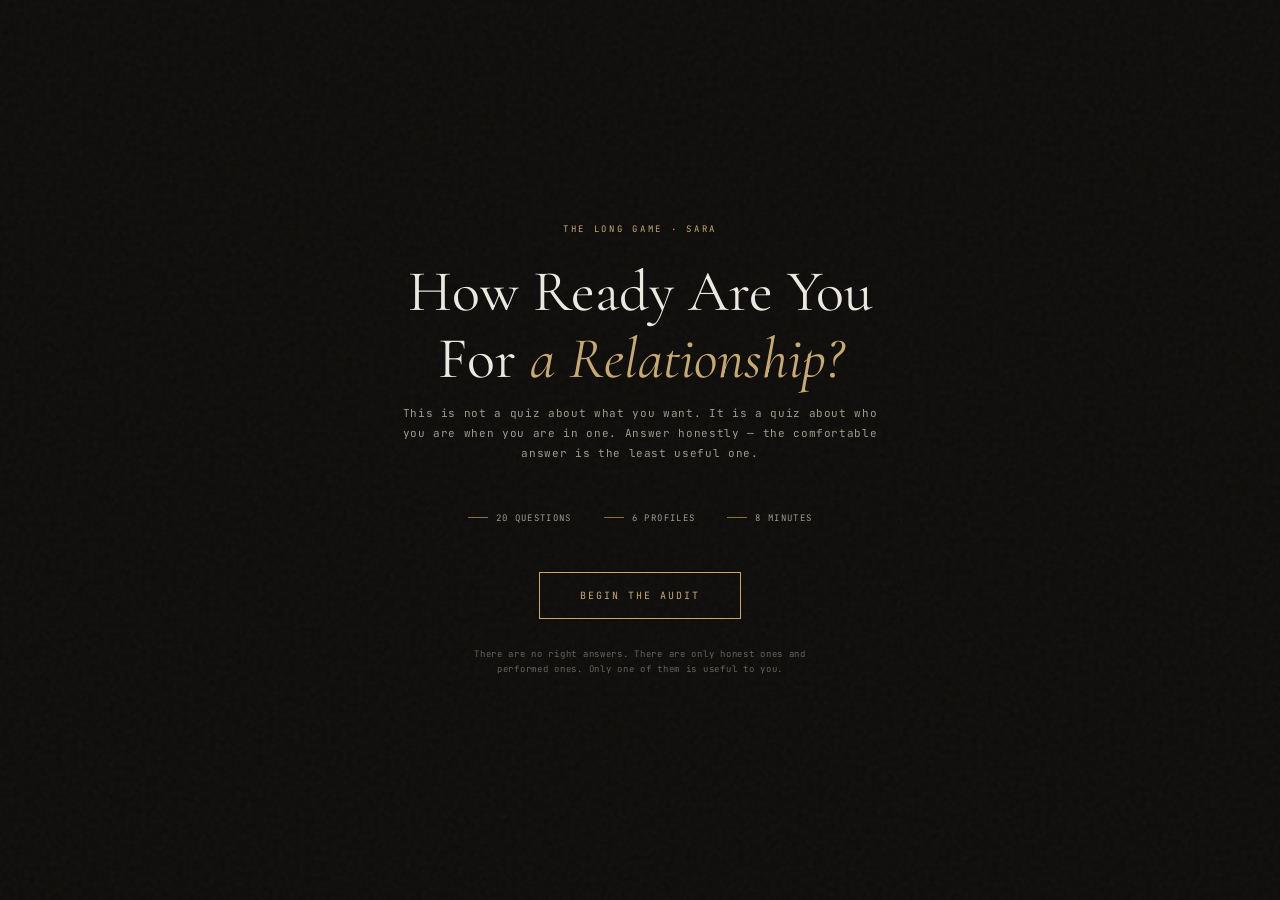
<file: relationship-quiz-v2.html>
<!DOCTYPE html>
<html lang="en">
<head>
<meta charset="UTF-8">
<meta name="viewport" content="width=device-width, initial-scale=1.0">
<title>How Ready Are You For a Relationship? — The Long Game</title>
<link href="https://fonts.googleapis.com/css2?family=Cormorant+Garamond:ital,wght@0,300;0,400;0,500;0,600;0,700;1,300;1,400;1,500;1,600&family=JetBrains+Mono:wght@300;400;500;700&display=swap" rel="stylesheet">
<style>
:root {
  --bg: #0e0d0b;
  --gold: #c9a96e;
  --gold-dim: #8a6e3e;
  --gold-pale: rgba(201,169,110,0.08);
  --red: #8B3A3A;
  --cream: #ede9e0;
  --cream-dim: #a09a8e;
  --surface: #161410;
  --surface2: #1e1c18;
  --border: rgba(201,169,110,0.15);
  --border-hover: rgba(201,169,110,0.4);
}
* { margin: 0; padding: 0; box-sizing: border-box; }
body {
  background: var(--bg);
  color: var(--cream);
  font-family: 'JetBrains Mono', monospace;
  min-height: 100vh;
  overflow-x: hidden;
}
body::before {
  content: '';
  position: fixed;
  inset: 0;
  background-image: url("data:image/svg+xml,%3Csvg viewBox='0 0 200 200' xmlns='http://www.w3.org/2000/svg'%3E%3Cfilter id='n'%3E%3CfeTurbulence type='fractalNoise' baseFrequency='0.85' numOctaves='4' stitchTiles='stitch'/%3E%3C/filter%3E%3Crect width='100%25' height='100%25' filter='url(%23n)' opacity='0.035'/%3E%3C/svg%3E");
  pointer-events: none;
  z-index: 9999;
}
.screen { display: none; }
.screen.active { display: block; }
#intro {
  min-height: 100vh;
  display: none;
  flex-direction: column;
  align-items: center;
  justify-content: center;
  padding: 60px 24px;
  text-align: center;
}
#intro.active { display: flex; }
.intro-eyebrow { font-size: 9px; letter-spacing: 0.3em; text-transform: uppercase; color: var(--gold); margin-bottom: 24px; }
.intro-title { font-family: 'Cormorant Garamond', serif; font-size: clamp(30px, 6vw, 58px); font-weight: 400; line-height: 1.15; color: var(--cream); max-width: 700px; margin-bottom: 12px; }
.intro-title em { font-style: italic; color: var(--gold); }
.intro-subtitle { font-size: 11px; letter-spacing: 0.06em; color: var(--cream-dim); max-width: 480px; line-height: 1.8; margin-bottom: 48px; }
.intro-meta { display: flex; gap: 32px; margin-bottom: 48px; justify-content: center; flex-wrap: wrap; }
.meta-item { font-size: 9px; letter-spacing: 0.15em; text-transform: uppercase; color: var(--cream-dim); display: flex; align-items: center; gap: 8px; }
.meta-item::before { content: ''; width: 20px; height: 1px; background: var(--gold-dim); }
.btn-start { background: transparent; border: 1px solid var(--gold); color: var(--gold); font-family: 'JetBrains Mono', monospace; font-size: 10px; letter-spacing: 0.2em; text-transform: uppercase; padding: 16px 40px; cursor: pointer; transition: all 0.25s; position: relative; overflow: hidden; }
.btn-start::before { content: ''; position: absolute; inset: 0; background: var(--gold); transform: translateX(-100%); transition: transform 0.25s; }
.btn-start:hover::before { transform: translateX(0); }
.btn-start:hover { color: var(--bg); }
.btn-start span { position: relative; z-index: 1; }
.intro-disclaimer { margin-top: 28px; font-size: 9px; color: var(--cream-dim); letter-spacing: 0.08em; opacity: 0.6; max-width: 380px; line-height: 1.7; }
#quiz { min-height: 100vh; padding: 0; }
.quiz-header { padding: 24px 32px; border-bottom: 1px solid var(--border); display: flex; align-items: center; justify-content: space-between; position: sticky; top: 0; background: var(--bg); z-index: 100; }
.quiz-logo { font-family: 'Cormorant Garamond', serif; font-size: 13px; font-style: italic; color: var(--gold); }
.progress-container { display: flex; align-items: center; gap: 14px; }
.progress-text { font-size: 9px; letter-spacing: 0.15em; color: var(--cream-dim); min-width: 50px; text-align: right; }
.progress-bar { width: 120px; height: 2px; background: var(--surface2); position: relative; overflow: hidden; }
.progress-fill { height: 100%; background: var(--gold); transition: width 0.4s cubic-bezier(0.4,0,0.2,1); width: 0%; }
.quiz-body { max-width: 680px; margin: 0 auto; padding: 64px 24px 80px; animation: fadeSlide 0.35s ease forwards; }
.category-label { font-size: 9px; letter-spacing: 0.2em; text-transform: uppercase; color: var(--gold-dim); margin-bottom: 20px; display: flex; align-items: center; gap: 10px; }
.category-label::after { content: ''; flex: 1; height: 1px; background: var(--border); }
.question-number { font-size: 9px; letter-spacing: 0.15em; color: var(--cream-dim); margin-bottom: 16px; opacity: 0.5; }
.question-text { font-family: 'Cormorant Garamond', serif; font-size: clamp(20px, 3.5vw, 28px); font-weight: 400; line-height: 1.4; color: var(--cream); margin-bottom: 40px; }
.options-list { list-style: none; display: flex; flex-direction: column; gap: 12px; }
.option-item { border: 1px solid var(--border); background: var(--surface); padding: 18px 22px; cursor: pointer; transition: all 0.2s; position: relative; overflow: hidden; }
.option-item::before { content: ''; position: absolute; left: 0; top: 0; width: 3px; height: 100%; background: var(--gold); transform: scaleY(0); transition: transform 0.2s; }
.option-item:hover { border-color: var(--border-hover); background: var(--surface2); }
.option-item:hover::before { transform: scaleY(1); }
.option-item.selected { border-color: var(--gold); background: var(--gold-pale); }
.option-item.selected::before { transform: scaleY(1); }
.option-letter { font-size: 9px; letter-spacing: 0.15em; color: var(--gold-dim); margin-bottom: 6px; display: block; }
.option-text { font-size: 12px; line-height: 1.65; color: var(--cream); letter-spacing: 0.02em; }
.quiz-nav { display: flex; justify-content: space-between; align-items: center; margin-top: 48px; padding-top: 32px; border-top: 1px solid var(--border); }
.btn-nav { background: transparent; border: 1px solid var(--border); color: var(--cream-dim); font-family: 'JetBrains Mono', monospace; font-size: 9px; letter-spacing: 0.15em; text-transform: uppercase; padding: 12px 24px; cursor: pointer; transition: all 0.2s; }
.btn-nav:hover { border-color: var(--border-hover); color: var(--cream); }
.btn-nav.primary { border-color: var(--gold); color: var(--gold); }
.btn-nav.primary:hover { background: var(--gold); color: var(--bg); }
.btn-nav:disabled { opacity: 0.2; cursor: not-allowed; pointer-events: none; }
@keyframes fadeSlide { from { opacity: 0; transform: translateY(12px); } to { opacity: 1; transform: translateY(0); } }
#results { min-height: 100vh; padding: 0; }
.results-hero { padding: 80px 24px 60px; text-align: center; border-bottom: 1px solid var(--border); }
.results-eyebrow { font-size: 9px; letter-spacing: 0.25em; text-transform: uppercase; color: var(--gold); margin-bottom: 20px; }
.profile-name { font-family: 'Cormorant Garamond', serif; font-size: clamp(32px, 6vw, 60px); font-weight: 400; font-style: italic; color: var(--cream); line-height: 1.1; margin-bottom: 8px; }
.score-display { font-family: 'Cormorant Garamond', serif; font-size: clamp(48px, 10vw, 96px); font-weight: 700; color: var(--gold); line-height: 1; margin: 32px 0 8px; }
.score-label { font-size: 9px; letter-spacing: 0.2em; text-transform: uppercase; color: var(--cream-dim); }
.results-body { max-width: 680px; margin: 0 auto; padding: 60px 24px 80px; }
.profile-description { font-family: 'Cormorant Garamond', serif; font-size: clamp(17px, 2.5vw, 22px); font-weight: 400; line-height: 1.65; color: var(--cream); margin-bottom: 32px; font-style: italic; }
.consequence-block { background: var(--surface); border: 1px solid var(--border); border-left: 3px solid var(--red); padding: 24px 28px; margin-bottom: 48px; }
.consequence-label { font-size: 9px; letter-spacing: 0.2em; text-transform: uppercase; color: var(--red); margin-bottom: 10px; }
.consequence-text { font-size: 12px; line-height: 1.8; color: var(--cream); letter-spacing: 0.02em; }
.category-scores { margin-bottom: 56px; }
.cat-score-title { font-size: 9px; letter-spacing: 0.2em; text-transform: uppercase; color: var(--gold); margin-bottom: 24px; }
.cat-score-item { margin-bottom: 20px; }
.cat-score-header { display: flex; justify-content: space-between; align-items: center; margin-bottom: 8px; }
.cat-score-name { font-size: 10px; letter-spacing: 0.1em; text-transform: uppercase; color: var(--cream-dim); }
.cat-score-val { font-size: 10px; color: var(--gold); letter-spacing: 0.05em; }
.cat-bar { height: 2px; background: var(--surface2); position: relative; overflow: hidden; }
.cat-bar-fill { height: 100%; background: linear-gradient(90deg, var(--gold-dim), var(--gold)); transition: width 1s cubic-bezier(0.4,0,0.2,1); }
.insight-block { background: var(--surface); border: 1px solid var(--border); border-left: 3px solid var(--gold); padding: 28px; margin-bottom: 16px; }
.insight-label { font-size: 9px; letter-spacing: 0.2em; text-transform: uppercase; color: var(--gold); margin-bottom: 12px; }
.insight-text { font-size: 12px; line-height: 1.8; color: var(--cream); letter-spacing: 0.02em; }
.cta-block { text-align: center; padding: 56px 0 0; border-top: 1px solid var(--border); margin-top: 56px; }
.cta-title { font-family: 'Cormorant Garamond', serif; font-size: 26px; font-weight: 400; color: var(--cream); margin-bottom: 12px; }
.cta-text { font-size: 11px; color: var(--cream-dim); line-height: 1.8; max-width: 420px; margin: 0 auto 32px; letter-spacing: 0.04em; }
.btn-cta { display: inline-block; background: var(--gold); color: var(--bg); font-family: 'JetBrains Mono', monospace; font-size: 10px; letter-spacing: 0.2em; text-transform: uppercase; padding: 18px 44px; cursor: pointer; border: none; transition: opacity 0.2s; margin-bottom: 16px; text-decoration: none; }
.btn-cta:hover { opacity: 0.85; }
.btn-retake { display: block; margin: 32px auto 0; background: transparent; border: none; color: var(--cream-dim); font-family: 'JetBrains Mono', monospace; font-size: 9px; letter-spacing: 0.15em; text-transform: uppercase; cursor: pointer; text-decoration: underline; text-underline-offset: 4px; }
.btn-retake:hover { color: var(--cream); }
.cta-options { display: grid; grid-template-columns: repeat(auto-fit, minmax(220px, 1fr)); gap: 16px; margin-bottom: 8px; }
.cta-option { background: var(--surface); border: 1px solid var(--border); padding: 28px 24px; display: flex; flex-direction: column; gap: 10px; }
.cta-option-featured { border-color: rgba(201,169,110,0.4); background: var(--surface2); }
.cta-option-tag { font-size: 8px; letter-spacing: 0.2em; text-transform: uppercase; color: var(--cream-dim); background: var(--surface2); border: 1px solid var(--border); padding: 3px 10px; display: inline-block; width: fit-content; }
.cta-option-tag.gold { background: var(--gold); color: var(--bg); border-color: var(--gold); }
.cta-option-title { font-family: 'Cormorant Garamond', serif; font-size: 17px; font-weight: 600; color: var(--cream); line-height: 1.3; }
.cta-option-desc { font-size: 10px; color: var(--cream-dim); line-height: 1.8; letter-spacing: 0.03em; flex: 1; }
.btn-cta-gold { background: var(--gold); color: var(--bg); }
.btn-cta-gold:hover { opacity: 0.85; }
.btn-cta-outline { background: transparent; color: var(--gold); border: 1px solid var(--gold); }
.btn-cta-outline:hover { background: var(--gold); color: var(--bg); }
</style>
</head>
<body>
<section id="intro" class="screen active">
  <div class="intro-eyebrow">The Long Game &middot; Sara</div>
  <h1 class="intro-title">How Ready Are You<br>For <em>a Relationship?</em></h1>
  <p class="intro-subtitle">This is not a quiz about what you want. It is a quiz about who you are when you are in one. Answer honestly &mdash; the comfortable answer is the least useful one.</p>
  <div class="intro-meta">
    <span class="meta-item">20 questions</span>
    <span class="meta-item">6 profiles</span>
    <span class="meta-item">8 minutes</span>
  </div>
  <button class="btn-start" onclick="startQuiz()"><span>Begin the audit</span></button>
  <p class="intro-disclaimer">There are no right answers. There are only honest ones and performed ones. Only one of them is useful to you.</p>
</section>
<section id="quiz" class="screen">
  <div class="quiz-header">
    <div class="quiz-logo">The Long Game</div>
    <div class="progress-container">
      <div class="progress-bar"><div class="progress-fill" id="progressFill"></div></div>
      <div class="progress-text" id="progressText">1 / 20</div>
    </div>
  </div>
  <div class="quiz-body" id="quizBody"></div>
</section>
<section id="results" class="screen">
  <div class="results-hero">
    <div class="results-eyebrow">Your Partner Readiness Profile</div>
    <div class="profile-name" id="profileName"></div>
    <div class="score-display" id="scoreDisplay"></div>
    <div class="score-label">Readiness Score</div>
  </div>
  <div class="results-body">
    <p class="profile-description" id="profileDescription"></p>
    <div class="consequence-block" id="consequenceBlock"></div>
    <div class="category-scores">
      <div class="cat-score-title">Your breakdown</div>
      <div id="catScores"></div>
    </div>
    <div id="insights"></div>
    <div id="coachingNudge"></div>
    <div class="cta-block">
      <div class="cta-title">You have seen the pattern.<br>Now you can change it.</div>
      <p class="cta-text">Most people read their result, recognise themselves completely, and go back to doing the same thing. The ones who do not — work on it. If you are ready to become the partner you want to be, this is where that work begins.</p>
      <a class="btn-cta btn-cta-gold" href="https://www.saraarbani.com/pricing" target="_blank">Explore 1-on-1 work with Sara</a>
      <button class="btn-retake" onclick="retake()">Retake the quiz</button>
    </div>
  </div>
</section>
<script>
var questions = [
  {
    category: "Giving & Receiving",
    categoryKey: "G",
    q: "A friend tells you they have started seeing someone who is not treating them well. You have seen this pattern before with them. What do you do?",
    options: [
      { text: "Listen and support whatever they decide — it is their life.", score: {G:2} },
      { text: "Tell them what I see, even if it is uncomfortable to hear.", score: {G:3} },
      { text: "Wait for them to ask before saying anything.", score: {G:1} },
      { text: "Change the subject — I have said it before and it did not help.", score: {G:0} }
    ]
  },
  {
    category: "Giving & Receiving",
    categoryKey: "G",
    q: "You have been with someone for three months. They are going through a hard time and need more from you than you are naturally giving. What happens?",
    options: [
      { text: "I stretch to meet them — that is what relationships are.", score: {G:3} },
      { text: "I give what I can but I quietly track whether it is reciprocated.", score: {G:1} },
      { text: "I feel resentful but do not say it.", score: {G:0} },
      { text: "I ask what they need and try to show up for that specifically.", score: {G:2} }
    ]
  },
  {
    category: "Giving & Receiving",
    categoryKey: "G",
    q: "In your last relationship, who would you say initiated care more often?",
    options: [
      { text: "Mostly me — I am the one who notices and acts.", score: {G:2} },
      { text: "It felt pretty mutual over time.", score: {G:3} },
      { text: "Mostly them — I appreciated it but rarely matched it.", score: {G:0} },
      { text: "Neither of us — we were both quite independent.", score: {G:1} }
    ]
  },
  {
    category: "Giving & Receiving",
    categoryKey: "G",
    q: "Your partner does something that bothers you. It is not serious but it keeps happening. What is most true for you?",
    options: [
      { text: "I bring it up kindly — I would rather address it than resent them.", score: {G:3} },
      { text: "I mention it but quickly reassure them it is fine even when it is not.", score: {G:1} },
      { text: "I stay quiet and adjust my own expectations instead.", score: {G:2} },
      { text: "I bring it up but feel guilty every time I do.", score: {G:0} }
    ]
  },
  {
    category: "Attachment Style",
    categoryKey: "A",
    q: "Someone you are dating becomes suddenly distant. No explanation. What is your first instinct?",
    options: [
      { text: "I assume something is going on for them and give space.", score: {A:3} },
      { text: "I check in once — warmly but directly.", score: {A:2} },
      { text: "I go quiet too — if they are pulling back, so will I.", score: {A:1} },
      { text: "I replay everything to figure out what I did wrong.", score: {A:0} }
    ]
  },
  {
    category: "Attachment Style",
    categoryKey: "A",
    q: "A relationship is going really well. Better than expected. What, if anything, do you notice in yourself?",
    options: [
      { text: "Relief and genuine happiness — I let myself enjoy it.", score: {A:3} },
      { text: "A quiet anxiety — like I am waiting for something to go wrong.", score: {A:0} },
      { text: "I find myself needing to test it somehow, just to see.", score: {A:1} },
      { text: "A subtle urge to create a little distance — things feel too close.", score: {A:1} }
    ]
  },
  {
    category: "Attachment Style",
    categoryKey: "A",
    q: "How do you tend to feel in the days after a strong argument with someone you care about?",
    options: [
      { text: "Unsettled until it is fully resolved — I cannot rest in ambiguity.", score: {A:1} },
      { text: "I process it alone first, then come back when I am ready.", score: {A:2} },
      { text: "I want to resolve it quickly and reconnect.", score: {A:3} },
      { text: "I pull away — arguments make me want to question the whole relationship.", score: {A:0} }
    ]
  },
  {
    category: "Attachment Style",
    categoryKey: "A",
    q: "Your partner says they need some alone time this weekend — nothing is wrong, they just need space. What is honest?",
    options: [
      { text: "Completely fine. I would probably enjoy my own weekend.", score: {A:3} },
      { text: "Fine in theory, but I would find myself checking in more than I should.", score: {A:1} },
      { text: "I would feel a quiet sting even if I did not show it.", score: {A:0} },
      { text: "I would take it as a cue to also pull back a little.", score: {A:1} }
    ]
  },
  {
    category: "Relationship Attitude",
    categoryKey: "R",
    q: "You meet someone. The connection is real but they have a habit that genuinely irritates you. It is not a dealbreaker — just annoying. What do you do with that?",
    options: [
      { text: "Factor it in honestly — nobody is perfect and this is not a dealbreaker.", score: {R:3} },
      { text: "Tell myself I can change it over time.", score: {R:0} },
      { text: "Ignore it for now and see if it bothers me less when I know them better.", score: {R:2} },
      { text: "Add it to a mental list I am keeping.", score: {R:1} }
    ]
  },
  {
    category: "Relationship Attitude",
    categoryKey: "R",
    q: "A friend describes their long-term relationship: deeply loving, mostly stable, occasionally boring, minor ongoing irritations. Your honest internal reaction is:",
    options: [
      { text: "That sounds like real love to me — that is what I want.", score: {R:3} },
      { text: "Good for them, but I think I would need more spark than that.", score: {R:1} },
      { text: "I respect it but I want something more passionate than that.", score: {R:0} },
      { text: "That is realistic — I would take stability and real love over intensity.", score: {R:2} }
    ]
  },
  {
    category: "Relationship Attitude",
    categoryKey: "R",
    q: "You have been single for a while. When you think about the person you want, how detailed is that picture?",
    options: [
      { text: "Very specific — I know exactly what I am looking for.", score: {R:0} },
      { text: "I have values and qualities that matter — not a checklist.", score: {R:3} },
      { text: "Fairly specific — but I have learned to stay flexible.", score: {R:2} },
      { text: "I have stopped picturing it — too many disappointments.", score: {R:1} }
    ]
  },
  {
    category: "Relationship Attitude",
    categoryKey: "R",
    q: "The last time you ended or were ended with someone, what was the dominant story you told yourself?",
    options: [
      { text: "We were not right for each other — both of us played a part.", score: {R:3} },
      { text: "They were not who I thought they were.", score: {R:1} },
      { text: "I gave too much and got too little.", score: {R:1} },
      { text: "I did not show up as well as I could have.", score: {R:2} }
    ]
  },
  {
    category: "Consistency & Follow-Through",
    categoryKey: "C",
    q: "You are genuinely interested in someone. Things are going well. Then life gets busy — work, stress, other demands. What tends to happen?",
    options: [
      { text: "I stay consistent even when it is an effort — that is when it matters most.", score: {C:3} },
      { text: "I pull back slightly and hope they understand.", score: {C:1} },
      { text: "I communicate that I am overwhelmed and come back when I can.", score: {C:2} },
      { text: "I go quiet for a bit — if they are right for me they will wait.", score: {C:0} }
    ]
  },
  {
    category: "Consistency & Follow-Through",
    categoryKey: "C",
    q: "How would the last person you dated describe your consistency if they were being completely honest?",
    options: [
      { text: "Probably reliable — I showed up when I said I would.", score: {C:3} },
      { text: "Hot and cold — intense at first, harder to reach later.", score: {C:0} },
      { text: "Consistent but sometimes emotionally unavailable.", score: {C:1} },
      { text: "Pretty dependable, with occasional disappearing acts.", score: {C:2} }
    ]
  },
  {
    category: "Consistency & Follow-Through",
    categoryKey: "C",
    q: "You make a plan with someone you are dating and something better comes up. Not urgent — just more appealing. What do you do?",
    options: [
      { text: "Keep the original plan — I made a commitment.", score: {C:3} },
      { text: "Depends on how early in the relationship we are.", score: {C:1} },
      { text: "Keep it but resent missing the other thing slightly.", score: {C:2} },
      { text: "Cancel and reschedule — they will understand.", score: {C:0} }
    ]
  },
  {
    category: "Consistency & Follow-Through",
    categoryKey: "C",
    q: "Early in a relationship, you tend to be:",
    options: [
      { text: "Steady — roughly the same from month one to month six.", score: {C:3} },
      { text: "Very present and then gradually less so.", score: {C:0} },
      { text: "Cautious at first and then more present once I feel safe.", score: {C:2} },
      { text: "Intensely focused on the person and then needing space.", score: {C:1} }
    ]
  },
  {
    category: "Emotional Availability",
    categoryKey: "E",
    q: "Someone you are seeing tells you something vulnerable — something they have never told anyone. What happens in you?",
    options: [
      { text: "I feel honoured and try to meet them at that level.", score: {E:3} },
      { text: "I feel moved but instinctively deflect with humour or advice.", score: {E:1} },
      { text: "I listen carefully but feel slightly uncomfortable with the intensity.", score: {E:1} },
      { text: "I open up in return — vulnerability calls for vulnerability.", score: {E:2} }
    ]
  },
  {
    category: "Emotional Availability",
    categoryKey: "E",
    q: "When you are struggling, your natural tendency is to:",
    options: [
      { text: "Process alone and bring it to my partner once I have figured it out.", score: {E:1} },
      { text: "Share it as it is happening — I want to be known.", score: {E:3} },
      { text: "Handle it myself — I do not want to be a burden.", score: {E:0} },
      { text: "Share selectively — I open up when it feels safe.", score: {E:2} }
    ]
  },
  {
    category: "Emotional Availability",
    categoryKey: "E",
    q: "Your partner is emotional about something that does not feel like a big deal to you. What is your honest response?",
    options: [
      { text: "I try to understand why it matters to them, even if it would not to me.", score: {E:3} },
      { text: "I listen but internally I am impatient for them to move through it.", score: {E:1} },
      { text: "I offer solutions — that is how I show care.", score: {E:1} },
      { text: "I sit with them in it without needing to fix it.", score: {E:2} }
    ]
  },
  {
    category: "Emotional Availability",
    categoryKey: "E",
    q: "How much of your actual inner world does a partner typically get to see?",
    options: [
      { text: "Most of it — I am fairly open once trust is established.", score: {E:2} },
      { text: "All of it — I want to be fully known.", score: {E:3} },
      { text: "A curated version — I show what I am comfortable with.", score: {E:1} },
      { text: "Very little — I protect my inner world carefully.", score: {E:0} }
    ]
  }
];
var profiles = [
  {
    name: "The Ready One",
    minScore: 75,
    description: "You have done enough work to know yourself in relationship. Not perfect — but honest, available, and capable of choosing someone on a difficult day. You are not looking for someone to complete you. You are looking for someone worth building with. The question now is not whether you are ready. It is whether you are choosing wisely — or whether readiness has quietly become another form of waiting.",
    consequence: "If nothing changes: You will keep being ready for people who are not ready for you. Your clarity will keep outpacing your choices. The work now is not more becoming — it is more honest selecting.",
    insights: [
      { label: "Your edge", text: "You can be fully present without losing yourself. That is rare and deeply attractive to the right person." },
      { label: "Watch for", text: "Readiness can tip into impatience — or worse, into choosing someone safe rather than someone right." }
    ]
  },
  {
    name: "The Defended Giver",
    minScore: 55,
    description: "You have so much to offer. And you offer it — generously, warmly — once you feel safe. The problem is that safety takes so long to establish that most people do not stay long enough to receive what you are actually capable of giving. Your walls are not protecting you. They are filtering out the exact people you say you want.",
    consequence: "If nothing changes: You will keep meeting people who feel promising and then conclude you are hard to reach. Not because you are — but because by the time you open, they have already started to pull away. The wall wins every time.",
    insights: [
      { label: "Your edge", text: "When you finally open, you give with a depth that is genuinely rare. The right person will feel it immediately." },
      { label: "Watch for", text: "You are probably calling protection wisdom. The person who waits for perfect safety before opening never arrives anywhere real." }
    ]
  },
  {
    name: "The Hopeful Avoider",
    minScore: 40,
    description: "You want love — genuinely and deeply. But your nervous system keeps choosing distance. You are drawn to what is just out of reach because available feels suffocating. You mistake intensity for connection and mystery for depth. The relationships that would actually work for you feel somehow less exciting than the ones that keep you up at night.",
    consequence: "If nothing changes: You will keep meeting people who feel right at the beginning and wrong over time. Not because they changed. Because the pattern did not. The unavailable person will keep feeling like chemistry. The available one will keep feeling like settling. Until you learn to tell the difference in your body — not just your head.",
    insights: [
      { label: "Your edge", text: "Your longing is real and your capacity for feeling is genuine. It is not broken — it is aimed at the wrong target." },
      { label: "Watch for", text: "The pattern is not about finding the right person. It is about learning to tolerate closeness when it actually arrives." }
    ]
  },
  {
    name: "The Performing Partner",
    minScore: 30,
    description: "You show up perfectly in the beginning. Attentive, warm, exciting. But somewhere beneath it there is a performance happening — a version of you designed to be wanted rather than known. When sustaining it becomes exhausting, you create distance or disappear. The real intimacy starts exactly where the performance ends. You have not let many people past that point.",
    consequence: "If nothing changes: You will keep attracting people who fall for the version of you that cannot last. And when the performance becomes unsustainable, you will mistake their confusion for rejection — when really they are just meeting you for the first time and not knowing what to do with it.",
    insights: [
      { label: "Your edge", text: "You understand what people need and you know how to make them feel it. The work is letting them see what you need too." },
      { label: "Watch for", text: "You are probably selecting partners who respond to the performance. Which means you have never actually been chosen — only the performance has." }
    ]
  },
  {
    name: "The Unconscious Extractor",
    minScore: 15,
    description: "You approach relationships primarily asking what you can get from them. Not maliciously — you have simply never been taught to ask a different question. Love has always been something that happens to you rather than something you actively build. You measure relationships by what they give you and leave when the return feels insufficient.",
    consequence: "If nothing changes: You will keep cycling through people who initially feel like enough and eventually feel like not enough. The problem will always seem to be them. It will take a long time to see that the common thread in every story is the question you keep asking at the start.",
    insights: [
      { label: "Your edge", text: "The fact that you took this quiz honestly — and read this without closing the tab — is more significant than you realise." },
      { label: "Watch for", text: "The shift from extraction to contribution is not a personality change. It is a single decision you make and then practice every day until it becomes who you are." }
    ]
  },
  {
    name: "The Idealist",
    minScore: 0,
    description: "Your idea of a relationship is more vivid than any real relationship could ever be. You are not falling for people — you are falling for the story of them, the version that exists in your head on day three. Real love requires tolerating someone's actual reality, not their highlight reel. Every real person will eventually disappoint the idea. That is not a flaw in them.",
    consequence: "If nothing changes: You will keep falling fast and pulling back the moment reality arrives. The pattern will look like bad luck or wrong people. It is neither. It is the gap between what you are willing to imagine and what you are willing to actually live with. That gap is the work.",
    insights: [
      { label: "Your edge", text: "You feel deeply and want genuinely. That capacity is the raw material of real love — it just needs to be aimed at reality, not potential." },
      { label: "Watch for", text: "You are not waiting for the right person. You are waiting for a person who matches an idea. No one ever will. That is the thing to sit with." }
    ]
  }
];
var categoryNames = {
  G: "Giving & Receiving",
  A: "Attachment",
  R: "Relationship Attitude",
  C: "Consistency",
  E: "Emotional Availability"
};
var current = 0;
var answers = [];
for (var i = 0; i < questions.length; i++) { answers.push(null); }
function startQuiz() {
  showScreen('quiz');
  renderQuestion();
}
function showScreen(id) {
  var screens = document.querySelectorAll('.screen');
  for (var i = 0; i < screens.length; i++) {
    screens[i].classList.remove('active');
  }
  document.getElementById(id).classList.add('active');
  window.scrollTo(0, 0);
}
function renderQuestion() {
  var q = questions[current];
  var pct = (current / questions.length) * 100;
  document.getElementById('progressFill').style.width = pct + '%';
  document.getElementById('progressText').textContent = (current + 1) + ' / ' + questions.length;
  var letters = ['A','B','C','D'];
  var optionsHTML = '';
  for (var i = 0; i < q.options.length; i++) {
    var sel = answers[current] === i ? 'selected' : '';
    optionsHTML += '<li class="option-item ' + sel + '" onclick="selectAnswer(' + i + ')">';
    optionsHTML += '<span class="option-letter">' + letters[i] + '</span>';
    optionsHTML += '<span class="option-text">' + q.options[i].text + '</span>';
    optionsHTML += '</li>';
  }
  var isLast = current === questions.length - 1;
  var nextLabel = isLast ? 'See my profile &rarr;' : 'Next &rarr;';
  var nextDisabled = answers[current] === null ? 'disabled' : '';
  var backDisabled = current === 0 ? 'disabled' : '';
  document.getElementById('quizBody').innerHTML =
    '<div class="category-label">' + q.category + '</div>' +
    '<div class="question-number">Question ' + (current + 1) + ' of ' + questions.length + '</div>' +
    '<div class="question-text">' + q.q + '</div>' +
    '<ul class="options-list">' + optionsHTML + '</ul>' +
    '<div class="quiz-nav">' +
    '<button class="btn-nav" onclick="prevQ()" ' + backDisabled + '>&larr; Back</button>' +
    '<button class="btn-nav primary" id="nextBtn" onclick="nextQ()" ' + nextDisabled + '>' + nextLabel + '</button>' +
    '</div>';
}
function selectAnswer(idx) {
  answers[current] = idx;
  renderQuestion();
}
function prevQ() {
  if (current > 0) {
    current--;
    renderQuestion();
  }
}
function nextQ() {
  if (answers[current] === null) return;
  if (current === questions.length - 1) {
    var kitTrigger = document.getElementById('kitModalTrigger');
    if (kitTrigger) kitTrigger.click();
    showResults();
  } else {
    current++;
    renderQuestion();
  }
}
var coachingNudges = {
  "The Ready One": "Being ready is rarer than it sounds. But readiness without discernment is just openness without direction. The work at this stage is learning to choose from clarity rather than chemistry — to recognise the difference between someone who is right for you and someone who simply feels familiar. If you want to go deeper on that distinction, that is exactly the kind of work we do together.",
  "The Defended Giver": "The pattern you are in is not a flaw — it is a strategy that made sense once. The wall went up for a reason. The question is whether it still needs to be there, or whether it has become the thing standing between you and what you actually want. That shift — from protected to open without losing yourself — is quiet work. It happens in small moments, not grand realisations. If you are serious about making it, there is a way to do it with support.",
  "The Hopeful Avoider": "What makes this pattern so persistent is that it does not feel like avoidance. It feels like standards. It feels like chemistry. It feels like you just have not met the right person yet. The nervous system is very convincing. The work here is not about lowering your standards — it is about learning to tell the difference between genuine incompatibility and the discomfort of something actually safe arriving. That is subtle, important work. And it is absolutely possible.",
  "The Performing Partner": "Somewhere along the way you learned that being wanted required being impressive. The performance worked — people responded. The cost is that you have rarely been chosen for who you are underneath it. The path forward is not about showing more or performing better. It is about practising being seen in small ways until it stops feeling dangerous. If that resonates and you want to explore what that looks like in practice, there is space for that conversation.",
  "The Unconscious Extractor": "This is one of the most honest things a person can see about themselves — and most people never do. The fact that you are sitting with it rather than dismissing it says something important. The shift from asking what a relationship gives you to asking what you are capable of building is not complicated. But it requires someone to walk through it with you honestly, without judgement. If you are ready for that conversation, it is available.",
  "The Idealist": "The longing you carry is real and it is worth honouring. The work is not about settling or lowering the bar — it is about learning to want what is actually possible to have. Real love is not smaller than what you imagine. It is stranger, more inconvenient, and ultimately more sustaining. Getting there requires being willing to stay when things become ordinary. If you want support in making that shift — from the idea of love to the practice of it — that work is available to you."
};
function showResults() {
  var catScores = {G:0, A:0, R:0, C:0, E:0};
  var catMax = {G:0, A:0, R:0, C:0, E:0};
  for (var i = 0; i < answers.length; i++) {
    if (answers[i] === null) continue;
    var q = questions[i];
    var scoreObj = q.options[answers[i]].score;
    for (var cat in scoreObj) {
      catScores[cat] += scoreObj[cat];
      catMax[cat] += 3;
    }
  }
  var totalScore = 0;
  var totalMax = 0;
  for (var c in catScores) { totalScore += catScores[c]; }
  for (var c in catMax) { totalMax += catMax[c]; }
  var pct = Math.round((totalScore / totalMax) * 100);
  var profile = profiles[profiles.length - 1];
  for (var i = 0; i < profiles.length; i++) {
    if (pct >= profiles[i].minScore) { profile = profiles[i]; break; }
  }
  showScreen('results');
  document.getElementById('profileName').textContent = profile.name;
  document.getElementById('scoreDisplay').textContent = pct;
  document.getElementById('profileDescription').textContent = profile.description;
  document.getElementById('consequenceBlock').innerHTML =
    '<div class="consequence-label">If nothing changes</div>' +
    '<div class="consequence-text">' + profile.consequence + '</div>';
  var catHTML = '';
  var catOrder = ['G','A','R','C','E'];
  for (var i = 0; i < catOrder.length; i++) {
    var key = catOrder[i];
    var pctCat = catMax[key] > 0 ? Math.round((catScores[key] / catMax[key]) * 100) : 0;
    catHTML += '<div class="cat-score-item">';
    catHTML += '<div class="cat-score-header">';
    catHTML += '<span class="cat-score-name">' + categoryNames[key] + '</span>';
    catHTML += '<span class="cat-score-val">' + pctCat + '%</span>';
    catHTML += '</div>';
    catHTML += '<div class="cat-bar"><div class="cat-bar-fill" id="bar-' + key + '" style="width:0%"></div></div>';
    catHTML += '</div>';
  }
  document.getElementById('catScores').innerHTML = catHTML;
  var insightsHTML = '';
  for (var i = 0; i < profile.insights.length; i++) {
    insightsHTML += '<div class="insight-block">';
    insightsHTML += '<div class="insight-label">' + profile.insights[i].label + '</div>';
    insightsHTML += '<div class="insight-text">' + profile.insights[i].text + '</div>';
    insightsHTML += '</div>';
  }
  document.getElementById('insights').innerHTML = insightsHTML;
  var nudge = coachingNudges[profile.name] || '';
  if (nudge) {
    document.getElementById('coachingNudge').innerHTML =
      '<div style="background:var(--surface2);border:1px solid rgba(201,169,110,0.3);border-top:3px solid var(--gold);padding:28px;margin-bottom:32px;">' +
      '<div style="font-size:9px;letter-spacing:0.2em;text-transform:uppercase;color:var(--gold);margin-bottom:10px;">A note on going deeper</div>' +
      '<div style="font-family:Cormorant Garamond,serif;font-size:15px;line-height:1.75;color:var(--cream);font-style:italic;margin-bottom:16px;">' + nudge + '</div>' +
      '<div style="font-size:11px;color:var(--cream-dim);line-height:1.8;margin-bottom:20px;letter-spacing:0.03em;">If you are serious about a real transformation — book a 1-on-1 session with Sara to explore what that looks like for you.</div>' +
      '<a href="https://www.saraarbani.com/pricing" target="_blank" style="display:inline-block;background:transparent;color:var(--gold);border:1px solid var(--gold);font-family:JetBrains Mono,monospace;font-size:9px;letter-spacing:0.2em;text-transform:uppercase;padding:14px 28px;text-decoration:none;">Book a session with Sara &rarr;</a>' +
      '</div>';
  }
  setTimeout(function() {
    for (var i = 0; i < catOrder.length; i++) {
      var key = catOrder[i];
      var pctCat = catMax[key] > 0 ? Math.round((catScores[key] / catMax[key]) * 100) : 0;
      var el = document.getElementById('bar-' + key);
      if (el) el.style.width = pctCat + '%';
    }
  }, 300);
}
function retake() {
  current = 0;
  answers = [];
  for (var i = 0; i < questions.length; i++) { answers.push(null); }
  showScreen('intro');
}
</script>
<a href="#" data-formkit-toggle="6140a9e8b5" id="kitModalTrigger" style="display:none" aria-hidden="true">open</a>
<script src="https://f.convertkit.com/ckjs/ck.5.js"></script>
<form action="https://app.kit.com/forms/9495873/subscriptions" style="background-color: rgb(30, 28, 24); border-radius: 6px;" class="seva-form formkit-form" method="post" data-sv-form="9495873" data-uid="6140a9e8b5" data-format="modal" data-version="5" data-options="{&quot;settings&quot;:{&quot;after_subscribe&quot;:{&quot;action&quot;:&quot;message&quot;,&quot;success_message&quot;:&quot;Success! Now check your email to confirm your subscription.&quot;,&quot;redirect_url&quot;:&quot;&quot;},&quot;analytics&quot;:{&quot;google&quot;:null,&quot;fathom&quot;:null,&quot;facebook&quot;:null,&quot;segment&quot;:null,&quot;pinterest&quot;:null,&quot;sparkloop&quot;:null,&quot;googletagmanager&quot;:null},&quot;modal&quot;:{&quot;trigger&quot;:&quot;timer&quot;,&quot;scroll_percentage&quot;:null,&quot;timer&quot;:9999999,&quot;devices&quot;:&quot;all&quot;,&quot;show_once_every&quot;:15},&quot;powered_by&quot;:{&quot;show&quot;:true,&quot;url&quot;:&quot;https://kit.com/features/forms?utm_campaign=poweredby&amp;utm_content=form&amp;utm_medium=referral&amp;utm_source=dynamic&quot;},&quot;recaptcha&quot;:{&quot;enabled&quot;:false},&quot;return_visitor&quot;:{&quot;action&quot;:&quot;show&quot;,&quot;custom_content&quot;:&quot;&quot;},&quot;slide_in&quot;:{&quot;display_in&quot;:&quot;bottom_right&quot;,&quot;trigger&quot;:&quot;timer&quot;,&quot;scroll_percentage&quot;:null,&quot;timer&quot;:5,&quot;devices&quot;:&quot;all&quot;,&quot;show_once_every&quot;:15},&quot;sticky_bar&quot;:{&quot;display_in&quot;:&quot;top&quot;,&quot;trigger&quot;:&quot;timer&quot;,&quot;scroll_percentage&quot;:null,&quot;timer&quot;:5,&quot;devices&quot;:&quot;all&quot;,&quot;show_once_every&quot;:15}},&quot;version&quot;:&quot;5&quot;}" min-width="400 500 600 700 800"><div data-style="full"><div data-element="column" style="background-image: url(&quot;https://embed.filekitcdn.com/e/6WA5rpRcQJcFuY2B799VYV/tVK4fRY51HrxvwVWJLo2z&quot;);" class="formkit-background"></div><div data-element="column" class="formkit-column"><div class="formkit-header" style="color: rgb(83, 83, 83); font-size: 28px; font-weight: 700;" data-element="header"><h2>Get your results</h2></div><ul class="formkit-alert formkit-alert-error" data-element="errors" data-group="alert"></ul><div data-element="fields" class="seva-fields formkit-fields"><div class="formkit-field"><input class="formkit-input" name="email_address" style="color: rgb(139, 139, 139); border-color: rgb(221, 224, 228); font-weight: 400;" aria-label="Email Address" placeholder="Email Address" required="" type="email"></div><div class="formkit-field"><input class="formkit-input" aria-label="First Name" style="color: rgb(139, 139, 139); border-color: rgb(221, 224, 228); font-weight: 400;" name="fields[first_name]" placeholder="First Name" type="text"></div><button data-element="submit" class="formkit-submit formkit-submit" style="color: rgb(255, 255, 255); background-color: rgb(201, 169, 110); border-radius: 3px; font-weight: 700;"><div class="formkit-spinner"><div></div><div></div><div></div></div><span class="">Send me the guide</span></button></div><div class="formkit-disclaimer" style="color: rgb(139, 139, 139); font-size: 13px;" data-element="disclaimer">We respect your privacy. Unsubscribe at anytime.</div><div class="formkit-powered-by-convertkit-container"><a href="https://kit.com/features/forms?utm_campaign=poweredby&amp;utm_content=form&amp;utm_medium=referral&amp;utm_source=dynamic" data-element="powered-by" class="formkit-powered-by-convertkit" data-variant="light" target="_blank" rel="nofollow noopener">Built with Kit</a></div></div></div><style>.formkit-form[data-uid="6140a9e8b5"] *{box-sizing:border-box;}.formkit-form[data-uid="6140a9e8b5"]{-webkit-font-smoothing:antialiased;-moz-osx-font-smoothing:grayscale;}.formkit-form[data-uid="6140a9e8b5"] legend{border:none;font-size:inherit;margin-bottom:10px;padding:0;position:relative;display:table;}.formkit-form[data-uid="6140a9e8b5"] fieldset{border:0;padding:0.01em 0 0 0;margin:0;min-width:0;}.formkit-form[data-uid="6140a9e8b5"] body:not(:-moz-handler-blocked) fieldset{display:table-cell;}.formkit-form[data-uid="6140a9e8b5"] h1,.formkit-form[data-uid="6140a9e8b5"] h2,.formkit-form[data-uid="6140a9e8b5"] h3,.formkit-form[data-uid="6140a9e8b5"] h4,.formkit-form[data-uid="6140a9e8b5"] h5,.formkit-form[data-uid="6140a9e8b5"] h6{color:inherit;font-size:inherit;font-weight:inherit;}.formkit-form[data-uid="6140a9e8b5"] h2{font-size:1.5em;margin:1em 0;}.formkit-form[data-uid="6140a9e8b5"] h3{font-size:1.17em;margin:1em 0;}.formkit-form[data-uid="6140a9e8b5"] p{color:inherit;font-size:inherit;font-weight:inherit;}.formkit-form[data-uid="6140a9e8b5"] ol:not([template-default]),.formkit-form[data-uid="6140a9e8b5"] ul:not([template-default]),.formkit-form[data-uid="6140a9e8b5"] blockquote:not([template-default]){text-align:left;}.formkit-form[data-uid="6140a9e8b5"] p:not([template-default]),.formkit-form[data-uid="6140a9e8b5"] hr:not([template-default]),.formkit-form[data-uid="6140a9e8b5"] blockquote:not([template-default]),.formkit-form[data-uid="6140a9e8b5"] ol:not([template-default]),.formkit-form[data-uid="6140a9e8b5"] ul:not([template-default]){color:inherit;font-style:initial;}.formkit-form[data-uid="6140a9e8b5"] .ordered-list,.formkit-form[data-uid="6140a9e8b5"] .unordered-list{list-style-position:outside !important;padding-left:1em;}.formkit-form[data-uid="6140a9e8b5"] .list-item{padding-left:0;}.formkit-form[data-uid="6140a9e8b5"][data-format="modal"]{display:none;}.formkit-form[data-uid="6140a9e8b5"][data-format="slide in"]{display:none;}.formkit-form[data-uid="6140a9e8b5"][data-format="sticky bar"]{display:none;}.formkit-sticky-bar .formkit-form[data-uid="6140a9e8b5"][data-format="sticky bar"]{display:block;}.formkit-form[data-uid="6140a9e8b5"] .formkit-input,.formkit-form[data-uid="6140a9e8b5"] .formkit-select,.formkit-form[data-uid="6140a9e8b5"] .formkit-checkboxes{width:100%;}.formkit-form[data-uid="6140a9e8b5"] .formkit-button,.formkit-form[data-uid="6140a9e8b5"] .formkit-submit{border:0;border-radius:5px;color:#ffffff;cursor:pointer;display:inline-block;text-align:center;font-size:15px;font-weight:500;cursor:pointer;margin-bottom:15px;overflow:hidden;padding:0;position:relative;vertical-align:middle;}.formkit-form[data-uid="6140a9e8b5"] .formkit-button:hover,.formkit-form[data-uid="6140a9e8b5"] .formkit-submit:hover,.formkit-form[data-uid="6140a9e8b5"] .formkit-button:focus,.formkit-form[data-uid="6140a9e8b5"] .formkit-submit:focus{outline:none;}.formkit-form[data-uid="6140a9e8b5"] .formkit-button:hover > span,.formkit-form[data-uid="6140a9e8b5"] .formkit-submit:hover > span,.formkit-form[data-uid="6140a9e8b5"] .formkit-button:focus > span,.formkit-form[data-uid="6140a9e8b5"] .formkit-submit:focus > span{background-color:rgba(0,0,0,0.1);}.formkit-form[data-uid="6140a9e8b5"] .formkit-button > span,.formkit-form[data-uid="6140a9e8b5"] .formkit-submit > span{display:block;-webkit-transition:all 300ms ease-in-out;transition:all 300ms ease-in-out;padding:12px 24px;}.formkit-form[data-uid="6140a9e8b5"] .formkit-input{background:#ffffff;font-size:15px;padding:12px;border:1px solid #e3e3e3;-webkit-flex:1 0 auto;-ms-flex:1 0 auto;flex:1 0 auto;line-height:1.4;margin:0;-webkit-transition:border-color ease-out 300ms;transition:border-color ease-out 300ms;}.formkit-form[data-uid="6140a9e8b5"] .formkit-input:focus{outline:none;border-color:#1677be;-webkit-transition:border-color ease 300ms;transition:border-color ease 300ms;}.formkit-form[data-uid="6140a9e8b5"] .formkit-input::-webkit-input-placeholder{color:inherit;opacity:0.8;}.formkit-form[data-uid="6140a9e8b5"] .formkit-input::-moz-placeholder{color:inherit;opacity:0.8;}.formkit-form[data-uid="6140a9e8b5"] .formkit-input:-ms-input-placeholder{color:inherit;opacity:0.8;}.formkit-form[data-uid="6140a9e8b5"] .formkit-input::placeholder{color:inherit;opacity:0.8;}.formkit-form[data-uid="6140a9e8b5"] [data-group="dropdown"]{position:relative;display:inline-block;width:100%;}.formkit-form[data-uid="6140a9e8b5"] [data-group="dropdown"]::before{content:"";top:calc(50% - 2.5px);right:10px;position:absolute;pointer-events:none;border-color:#4f4f4f transparent transparent transparent;border-style:solid;border-width:6px 6px 0 6px;height:0;width:0;z-index:999;}.formkit-form[data-uid="6140a9e8b5"] [data-group="dropdown"] select{height:auto;width:100%;cursor:pointer;color:#333333;line-height:1.4;margin-bottom:0;padding:0 6px;-webkit-appearance:none;-moz-appearance:none;appearance:none;font-size:15px;padding:12px;padding-right:25px;border:1px solid #e3e3e3;background:#ffffff;}.formkit-form[data-uid="6140a9e8b5"] [data-group="dropdown"] select:focus{outline:none;}.formkit-form[data-uid="6140a9e8b5"] [data-group="checkboxes"]{text-align:left;margin:0;}.formkit-form[data-uid="6140a9e8b5"] [data-group="checkboxes"] [data-group="checkbox"]{margin-bottom:10px;}.formkit-form[data-uid="6140a9e8b5"] [data-group="checkboxes"] [data-group="checkbox"] *{cursor:pointer;}.formkit-form[data-uid="6140a9e8b5"] [data-group="checkboxes"] [data-group="checkbox"]:last-of-type{margin-bottom:0;}.formkit-form[data-uid="6140a9e8b5"] [data-group="checkboxes"] [data-group="checkbox"] input[type="checkbox"]{display:none;}.formkit-form[data-uid="6140a9e8b5"] [data-group="checkboxes"] [data-group="checkbox"] input[type="checkbox"] + label::after{content:none;}.formkit-form[data-uid="6140a9e8b5"] [data-group="checkboxes"] [data-group="checkbox"] input[type="checkbox"]:checked + label::after{border-color:#ffffff;content:"";}.formkit-form[data-uid="6140a9e8b5"] [data-group="checkboxes"] [data-group="checkbox"] input[type="checkbox"]:checked + label::before{background:#10bf7a;border-color:#10bf7a;}.formkit-form[data-uid="6140a9e8b5"] [data-group="checkboxes"] [data-group="checkbox"] label{position:relative;display:inline-block;padding-left:28px;}.formkit-form[data-uid="6140a9e8b5"] [data-group="checkboxes"] [data-group="checkbox"] label::before,.formkit-form[data-uid="6140a9e8b5"] [data-group="checkboxes"] [data-group="checkbox"] label::after{position:absolute;content:"";display:inline-block;}.formkit-form[data-uid="6140a9e8b5"] [data-group="checkboxes"] [data-group="checkbox"] label::before{height:16px;width:16px;border:1px solid #e3e3e3;background:#ffffff;left:0px;top:3px;}.formkit-form[data-uid="6140a9e8b5"] [data-group="checkboxes"] [data-group="checkbox"] label::after{height:4px;width:8px;border-left:2px solid #4d4d4d;border-bottom:2px solid #4d4d4d;-webkit-transform:rotate(-45deg);-ms-transform:rotate(-45deg);transform:rotate(-45deg);left:4px;top:8px;}.formkit-form[data-uid="6140a9e8b5"] .formkit-alert{background:#f9fafb;border:1px solid #e3e3e3;border-radius:5px;-webkit-flex:1 0 auto;-ms-flex:1 0 auto;flex:1 0 auto;list-style:none;margin:25px auto;padding:12px;text-align:center;width:100%;}.formkit-form[data-uid="6140a9e8b5"] .formkit-alert:empty{display:none;}.formkit-form[data-uid="6140a9e8b5"] .formkit-alert-success{background:#d3fbeb;border-color:#10bf7a;color:#0c905c;}.formkit-form[data-uid="6140a9e8b5"] .formkit-alert-error{background:#fde8e2;border-color:#f2643b;color:#ea4110;}.formkit-form[data-uid="6140a9e8b5"] .formkit-spinner{display:-webkit-box;display:-webkit-flex;display:-ms-flexbox;display:flex;height:0px;width:0px;margin:0 auto;position:absolute;top:0;left:0;right:0;width:0px;overflow:hidden;text-align:center;-webkit-transition:all 300ms ease-in-out;transition:all 300ms ease-in-out;}.formkit-form[data-uid="6140a9e8b5"] .formkit-spinner > div{margin:auto;width:12px;height:12px;background-color:#fff;opacity:0.3;border-radius:100%;display:inline-block;-webkit-animation:formkit-bouncedelay-formkit-form-data-uid-6140a9e8b5- 1.4s infinite ease-in-out both;animation:formkit-bouncedelay-formkit-form-data-uid-6140a9e8b5- 1.4s infinite ease-in-out both;}.formkit-form[data-uid="6140a9e8b5"] .formkit-spinner > div:nth-child(1){-webkit-animation-delay:-0.32s;animation-delay:-0.32s;}.formkit-form[data-uid="6140a9e8b5"] .formkit-spinner > div:nth-child(2){-webkit-animation-delay:-0.16s;animation-delay:-0.16s;}.formkit-form[data-uid="6140a9e8b5"] .formkit-submit[data-active] .formkit-spinner{opacity:1;height:100%;width:50px;}.formkit-form[data-uid="6140a9e8b5"] .formkit-submit[data-active] .formkit-spinner ~ span{opacity:0;}.formkit-form[data-uid="6140a9e8b5"] .formkit-powered-by[data-active="false"]{opacity:0.35;}.formkit-form[data-uid="6140a9e8b5"] .formkit-powered-by-convertkit-container{display:-webkit-box;display:-webkit-flex;display:-ms-flexbox;display:flex;width:100%;margin:10px 0;position:relative;}.formkit-form[data-uid="6140a9e8b5"] .formkit-powered-by-convertkit-container[data-active="false"]{opacity:0.35;}.formkit-form[data-uid="6140a9e8b5"] .formkit-powered-by-convertkit{-webkit-align-items:center;-webkit-box-align:center;-ms-flex-align:center;align-items:center;background-color:#ffffff;border-radius:9px;color:#3d3d3d;cursor:pointer;display:block;height:36px;margin:0 auto;opacity:0.95;padding:0;-webkit-text-decoration:none;text-decoration:none;text-indent:100%;-webkit-transition:ease-in-out all 200ms;transition:ease-in-out all 200ms;white-space:nowrap;overflow:hidden;-webkit-user-select:none;-moz-user-select:none;-ms-user-select:none;user-select:none;width:157px;background-repeat:no-repeat;background-position:center;background-image:url("data:image/svg+xml;charset=utf8,%3Csvg width='133' height='36' viewBox='0 0 133 36' fill='none' xmlns='http://www.w3.org/2000/svg'%3E%3Cpath d='M0.861 25.5C0.735 25.5 0.651 25.416 0.651 25.29V10.548C0.651 10.422 0.735 10.338 0.861 10.338H6.279C9.072 10.338 10.668 11.451 10.668 13.824C10.668 15.819 9.219 16.932 8.001 17.226C7.707 17.268 7.707 17.625 8.022 17.688C9.912 18.108 11.088 19.116 11.088 21.321C11.088 23.715 9.429 25.5 6.426 25.5H0.861ZM5.397 23.085C6.825 23.085 7.518 22.224 7.518 21.006C7.518 19.683 6.825 18.948 5.397 18.948H4.2V23.085H5.397ZM5.313 16.617C6.51 16.617 7.245 15.945 7.245 14.601C7.245 13.383 6.51 12.753 5.25 12.753H4.2V16.617H5.313ZM17.9758 23.883C17.9758 23.568 17.6608 23.505 17.5348 23.799C17.0308 24.954 16.1698 25.731 14.5528 25.731C12.8728 25.731 12.0958 24.471 12.0958 22.707V14.937C12.0958 14.811 12.1798 14.727 12.3058 14.727H15.2248C15.3508 14.727 15.4348 14.811 15.4348 14.937V21.657C15.4348 22.581 15.7708 23.022 16.4638 23.022C17.1778 23.022 17.6188 22.581 17.6188 21.657V14.937C17.6188 14.811 17.7028 14.727 17.8288 14.727H20.7478C20.8738 14.727 20.9578 14.811 20.9578 14.937V25.29C20.9578 25.416 20.8738 25.5 20.7478 25.5H18.1858C18.0598 25.5 17.9758 25.416 17.9758 25.29V23.883ZM25.6141 25.29C25.6141 25.416 25.5301 25.5 25.4041 25.5H22.4851C22.3591 25.5 22.2751 25.416 22.2751 25.29V14.937C22.2751 14.811 22.3591 14.727 22.4851 14.727H25.4041C25.5301 14.727 25.6141 14.811 25.6141 14.937V25.29ZM23.9131 13.74C22.8001 13.74 22.0441 12.942 22.0441 11.934C22.0441 10.926 22.8001 10.107 23.9131 10.107C25.0051 10.107 25.7611 10.926 25.7611 11.934C25.7611 12.942 25.0051 13.74 23.9131 13.74ZM26.7883 10.548C26.7883 10.422 26.8723 10.338 26.9983 10.338H29.9173C30.0433 10.338 30.1273 10.422 30.1273 10.548V22.056C30.1273 22.749 30.2533 23.085 30.8203 23.085C31.0093 23.085 31.1983 23.043 31.3663 23.001C31.5133 22.959 31.6183 22.959 31.6183 23.127V25.059C31.6183 25.164 31.5763 25.269 31.4923 25.311C30.9673 25.521 30.2953 25.71 29.5813 25.71C27.7123 25.71 26.7883 24.639 26.7883 22.476V10.548ZM32.4237 14.727C32.8227 14.727 32.9277 14.538 32.9697 14.055L33.1167 12.039C33.1167 11.913 33.2217 11.829 33.3477 11.829H35.8887C36.0147 11.829 36.0987 11.913 36.0987 12.039V14.517C36.0987 14.643 36.1827 14.727 36.3087 14.727H38.2827C38.4087 14.727 38.4927 14.811 38.4927 14.937V16.659C38.4927 16.785 38.4087 16.869 38.2827 16.869H36.0777V22.056C36.0777 22.875 36.5397 23.085 37.0647 23.085C37.4847 23.085 37.9467 22.938 38.3247 22.707C38.4717 22.623 38.5767 22.665 38.5767 22.833V24.828C38.5767 24.933 38.5347 25.017 38.4507 25.08C37.8417 25.458 36.9807 25.71 36.0357 25.71C34.2927 25.71 32.7387 24.912 32.7387 22.476V16.869H31.8567C31.7307 16.869 31.6467 16.785 31.6467 16.659V14.937C31.6467 14.811 31.7307 14.727 31.8567 14.727H32.4237ZM51.3808 14.727C51.5068 14.727 51.5908 14.79 51.6118 14.916L52.3888 19.851L52.5778 21.174C52.6198 21.468 52.9558 21.468 52.9768 21.174C53.0398 20.712 53.0818 20.271 53.1658 19.83L53.8798 14.916C53.9008 14.79 53.9848 14.727 54.1108 14.727H56.6728C56.8198 14.727 56.8828 14.811 56.8618 14.958L54.6778 25.311C54.6568 25.437 54.5728 25.5 54.4468 25.5H51.3178C51.1918 25.5 51.1078 25.437 51.0868 25.311L50.1208 20.082L49.8898 18.633C49.8688 18.444 49.6588 18.444 49.6378 18.633L49.4068 20.103L48.5458 25.311C48.5248 25.437 48.4408 25.5 48.3148 25.5H45.2068C45.0808 25.5 44.9968 25.437 44.9758 25.311L42.8128 14.958C42.7918 14.811 42.8548 14.727 43.0018 14.727H45.9628C46.0888 14.727 46.1728 14.79 46.1938 14.916L46.9288 19.83C47.0128 20.271 47.0758 20.754 47.1388 21.195C47.2018 21.51 47.4748 21.531 47.5378 21.195L47.7478 19.872L48.6088 14.916C48.6298 14.79 48.7138 14.727 48.8398 14.727H51.3808ZM61.1582 25.29C61.1582 25.416 61.0742 25.5 60.9482 25.5H58.0292C57.9032 25.5 57.8192 25.416 57.8192 25.29V14.937C57.8192 14.811 57.9032 14.727 58.0292 14.727H60.9482C61.0742 14.727 61.1582 14.811 61.1582 14.937V25.29ZM59.4572 13.74C58.3442 13.74 57.5882 12.942 57.5882 11.934C57.5882 10.926 58.3442 10.107 59.4572 10.107C60.5492 10.107 61.3052 10.926 61.3052 11.934C61.3052 12.942 60.5492 13.74 59.4572 13.74ZM62.8154 14.727C63.2144 14.727 63.3194 14.538 63.3614 14.055L63.5084 12.039C63.5084 11.913 63.6134 11.829 63.7394 11.829H66.2804C66.4064 11.829 66.4904 11.913 66.4904 12.039V14.517C66.4904 14.643 66.5744 14.727 66.7004 14.727H68.6744C68.8004 14.727 68.8844 14.811 68.8844 14.937V16.659C68.8844 16.785 68.8004 16.869 68.6744 16.869H66.4694V22.056C66.4694 22.875 66.9314 23.085 67.4564 23.085C67.8764 23.085 68.3384 22.938 68.7164 22.707C68.8634 22.623 68.9684 22.665 68.9684 22.833V24.828C68.9684 24.933 68.9264 25.017 68.8424 25.08C68.2334 25.458 67.3724 25.71 66.4274 25.71C64.6844 25.71 63.1304 24.912 63.1304 22.476V16.869H62.2484C62.1224 16.869 62.0384 16.785 62.0384 16.659V14.937C62.0384 14.811 62.1224 14.727 62.2484 14.727H62.8154ZM73.4298 16.323C73.4298 16.638 73.7868 16.68 73.9128 16.407C74.3748 15.315 75.1308 14.496 76.6008 14.496C78.2178 14.496 78.9528 15.609 78.9528 17.373V25.29C78.9528 25.416 78.8688 25.5 78.7428 25.5H75.8238C75.6978 25.5 75.6138 25.416 75.6138 25.29V18.633C75.6138 17.709 75.2778 17.268 74.5848 17.268C73.8708 17.268 73.4298 17.709 73.4298 18.633V25.29C73.4298 25.416 73.3458 25.5 73.2198 25.5H70.3008C70.1748 25.5 70.0908 25.416 70.0908 25.29V10.548C70.0908 10.422 70.1748 10.338 70.3008 10.338H73.2198C73.3458 10.338 73.4298 10.422 73.4298 10.548V16.323Z' fill='%231E1E1E'/%3E%3Cpath d='M100.132 16.3203C105.58 17.3761 107.272 22.4211 107.318 27.4961C107.318 27.6101 107.226 27.7041 107.112 27.7041H100.252C100.138 27.7041 100.046 27.6121 100.046 27.5001C100.026 23.5629 99.3877 20.0896 95.4865 19.9396C95.3705 19.9356 95.2725 20.0276 95.2725 20.1456V27.5001C95.2725 27.6141 95.1806 27.7061 95.0666 27.7061H88.206C88.092 27.7061 88 27.6141 88 27.5001V8.75585C88 8.64187 88.092 8.54989 88.206 8.54989H95.0686C95.1826 8.54989 95.2745 8.64187 95.2745 8.75585V15.7764C95.2745 15.8804 95.3585 15.9644 95.4625 15.9644C95.5445 15.9644 95.6185 15.9104 95.6425 15.8324C97.4081 10.0416 100.709 8.58588 106.07 8.55189C106.184 8.55189 106.276 8.64387 106.276 8.75785V15.7604C106.276 15.8744 106.184 15.9664 106.07 15.9664H100.166C100.066 15.9664 99.9856 16.0464 99.9856 16.1464C99.9856 16.2304 100.048 16.3043 100.132 16.3203ZM118.918 20.7095V16.1704C118.918 16.0564 119.01 15.9644 119.124 15.9644H124.173C124.273 15.9644 124.353 15.8844 124.353 15.7844C124.353 15.6985 124.291 15.6245 124.207 15.6085C120.256 14.8246 118.432 12.5511 118.37 8.75585C118.368 8.64387 118.458 8.54989 118.572 8.54989H125.986C126.1 8.54989 126.192 8.64187 126.192 8.75585V11.9532C126.192 12.0672 126.284 12.1592 126.398 12.1592H130.649C130.763 12.1592 130.855 12.2511 130.855 12.3651V15.7624C130.855 15.8764 130.763 15.9684 130.649 15.9684H126.398C126.284 15.9684 126.192 16.0604 126.192 16.1744V19.8356C126.192 21.1294 126.986 21.5553 128.04 21.5553C129.692 21.5553 131.323 20.8114 131.977 20.4735C132.113 20.4035 132.277 20.5015 132.277 20.6555V26.3543C132.277 26.5063 132.193 26.6463 132.059 26.7183C131.413 27.0582 129.418 28 127.136 28C122.435 27.996 118.918 26.0824 118.918 20.7095ZM109.266 27.4981V16.1704C109.266 16.0564 109.358 15.9644 109.472 15.9644H116.334C116.448 15.9644 116.54 16.0564 116.54 16.1704V27.4981C116.54 27.6121 116.448 27.7041 116.334 27.7041H109.472C109.358 27.7021 109.266 27.6101 109.266 27.4981ZM108.876 11.4913C108.876 13.4189 110.238 14.9826 112.853 14.9826C115.469 14.9826 116.83 13.4189 116.83 11.4913C116.83 9.56369 115.471 8 112.853 8C110.238 8 108.876 9.56369 108.876 11.4913Z' fill='%231E1E1E'/%3E%3C/svg%3E");}.formkit-form[data-uid="6140a9e8b5"] .formkit-powered-by-convertkit:hover,.formkit-form[data-uid="6140a9e8b5"] .formkit-powered-by-convertkit:focus{background-color:#ffffff;-webkit-transform:scale(1.025) perspective(1px);-ms-transform:scale(1.025) perspective(1px);transform:scale(1.025) perspective(1px);opacity:1;}.formkit-form[data-uid="6140a9e8b5"] .formkit-powered-by-convertkit[data-variant="dark"],.formkit-form[data-uid="6140a9e8b5"] .formkit-powered-by-convertkit[data-variant="light"]{background-color:transparent;border-color:transparent;width:133px;}.formkit-form[data-uid="6140a9e8b5"] .formkit-powered-by-convertkit[data-variant="light"]{color:#ffffff;background-image:url("data:image/svg+xml;charset=utf8,%3Csvg width='133' height='36' viewBox='0 0 133 36' fill='none' xmlns='http://www.w3.org/2000/svg'%3E%3Cpath d='M0.861 25.5C0.735 25.5 0.651 25.416 0.651 25.29V10.548C0.651 10.422 0.735 10.338 0.861 10.338H6.279C9.072 10.338 10.668 11.451 10.668 13.824C10.668 15.819 9.219 16.932 8.001 17.226C7.707 17.268 7.707 17.625 8.022 17.688C9.912 18.108 11.088 19.116 11.088 21.321C11.088 23.715 9.429 25.5 6.426 25.5H0.861ZM5.397 23.085C6.825 23.085 7.518 22.224 7.518 21.006C7.518 19.683 6.825 18.948 5.397 18.948H4.2V23.085H5.397ZM5.313 16.617C6.51 16.617 7.245 15.945 7.245 14.601C7.245 13.383 6.51 12.753 5.25 12.753H4.2V16.617H5.313ZM17.9758 23.883C17.9758 23.568 17.6608 23.505 17.5348 23.799C17.0308 24.954 16.1698 25.731 14.5528 25.731C12.8728 25.731 12.0958 24.471 12.0958 22.707V14.937C12.0958 14.811 12.1798 14.727 12.3058 14.727H15.2248C15.3508 14.727 15.4348 14.811 15.4348 14.937V21.657C15.4348 22.581 15.7708 23.022 16.4638 23.022C17.1778 23.022 17.6188 22.581 17.6188 21.657V14.937C17.6188 14.811 17.7028 14.727 17.8288 14.727H20.7478C20.8738 14.727 20.9578 14.811 20.9578 14.937V25.29C20.9578 25.416 20.8738 25.5 20.7478 25.5H18.1858C18.0598 25.5 17.9758 25.416 17.9758 25.29V23.883ZM25.6141 25.29C25.6141 25.416 25.5301 25.5 25.4041 25.5H22.4851C22.3591 25.5 22.2751 25.416 22.2751 25.29V14.937C22.2751 14.811 22.3591 14.727 22.4851 14.727H25.4041C25.5301 14.727 25.6141 14.811 25.6141 14.937V25.29ZM23.9131 13.74C22.8001 13.74 22.0441 12.942 22.0441 11.934C22.0441 10.926 22.8001 10.107 23.9131 10.107C25.0051 10.107 25.7611 10.926 25.7611 11.934C25.7611 12.942 25.0051 13.74 23.9131 13.74ZM26.7883 10.548C26.7883 10.422 26.8723 10.338 26.9983 10.338H29.9173C30.0433 10.338 30.1273 10.422 30.1273 10.548V22.056C30.1273 22.749 30.2533 23.085 30.8203 23.085C31.0093 23.085 31.1983 23.043 31.3663 23.001C31.5133 22.959 31.6183 22.959 31.6183 23.127V25.059C31.6183 25.164 31.5763 25.269 31.4923 25.311C30.9673 25.521 30.2953 25.71 29.5813 25.71C27.7123 25.71 26.7883 24.639 26.7883 22.476V10.548ZM32.4237 14.727C32.8227 14.727 32.9277 14.538 32.9697 14.055L33.1167 12.039C33.1167 11.913 33.2217 11.829 33.3477 11.829H35.8887C36.0147 11.829 36.0987 11.913 36.0987 12.039V14.517C36.0987 14.643 36.1827 14.727 36.3087 14.727H38.2827C38.4087 14.727 38.4927 14.811 38.4927 14.937V16.659C38.4927 16.785 38.4087 16.869 38.2827 16.869H36.0777V22.056C36.0777 22.875 36.5397 23.085 37.0647 23.085C37.4847 23.085 37.9467 22.938 38.3247 22.707C38.4717 22.623 38.5767 22.665 38.5767 22.833V24.828C38.5767 24.933 38.5347 25.017 38.4507 25.08C37.8417 25.458 36.9807 25.71 36.0357 25.71C34.2927 25.71 32.7387 24.912 32.7387 22.476V16.869H31.8567C31.7307 16.869 31.6467 16.785 31.6467 16.659V14.937C31.6467 14.811 31.7307 14.727 31.8567 14.727H32.4237ZM51.3808 14.727C51.5068 14.727 51.5908 14.79 51.6118 14.916L52.3888 19.851L52.5778 21.174C52.6198 21.468 52.9558 21.468 52.9768 21.174C53.0398 20.712 53.0818 20.271 53.1658 19.83L53.8798 14.916C53.9008 14.79 53.9848 14.727 54.1108 14.727H56.6728C56.8198 14.727 56.8828 14.811 56.8618 14.958L54.6778 25.311C54.6568 25.437 54.5728 25.5 54.4468 25.5H51.3178C51.1918 25.5 51.1078 25.437 51.0868 25.311L50.1208 20.082L49.8898 18.633C49.8688 18.444 49.6588 18.444 49.6378 18.633L49.4068 20.103L48.5458 25.311C48.5248 25.437 48.4408 25.5 48.3148 25.5H45.2068C45.0808 25.5 44.9968 25.437 44.9758 25.311L42.8128 14.958C42.7918 14.811 42.8548 14.727 43.0018 14.727H45.9628C46.0888 14.727 46.1728 14.79 46.1938 14.916L46.9288 19.83C47.0128 20.271 47.0758 20.754 47.1388 21.195C47.2018 21.51 47.4748 21.531 47.5378 21.195L47.7478 19.872L48.6088 14.916C48.6298 14.79 48.7138 14.727 48.8398 14.727H51.3808ZM61.1582 25.29C61.1582 25.416 61.0742 25.5 60.9482 25.5H58.0292C57.9032 25.5 57.8192 25.416 57.8192 25.29V14.937C57.8192 14.811 57.9032 14.727 58.0292 14.727H60.9482C61.0742 14.727 61.1582 14.811 61.1582 14.937V25.29ZM59.4572 13.74C58.3442 13.74 57.5882 12.942 57.5882 11.934C57.5882 10.926 58.3442 10.107 59.4572 10.107C60.5492 10.107 61.3052 10.926 61.3052 11.934C61.3052 12.942 60.5492 13.74 59.4572 13.74ZM62.8154 14.727C63.2144 14.727 63.3194 14.538 63.3614 14.055L63.5084 12.039C63.5084 11.913 63.6134 11.829 63.7394 11.829H66.2804C66.4064 11.829 66.4904 11.913 66.4904 12.039V14.517C66.4904 14.643 66.5744 14.727 66.7004 14.727H68.6744C68.8004 14.727 68.8844 14.811 68.8844 14.937V16.659C68.8844 16.785 68.8004 16.869 68.6744 16.869H66.4694V22.056C66.4694 22.875 66.9314 23.085 67.4564 23.085C67.8764 23.085 68.3384 22.938 68.7164 22.707C68.8634 22.623 68.9684 22.665 68.9684 22.833V24.828C68.9684 24.933 68.9264 25.017 68.8424 25.08C68.2334 25.458 67.3724 25.71 66.4274 25.71C64.6844 25.71 63.1304 24.912 63.1304 22.476V16.869H62.2484C62.1224 16.869 62.0384 16.785 62.0384 16.659V14.937C62.0384 14.811 62.1224 14.727 62.2484 14.727H62.8154ZM73.4298 16.323C73.4298 16.638 73.7868 16.68 73.9128 16.407C74.3748 15.315 75.1308 14.496 76.6008 14.496C78.2178 14.496 78.9528 15.609 78.9528 17.373V25.29C78.9528 25.416 78.8688 25.5 78.7428 25.5H75.8238C75.6978 25.5 75.6138 25.416 75.6138 25.29V18.633C75.6138 17.709 75.2778 17.268 74.5848 17.268C73.8708 17.268 73.4298 17.709 73.4298 18.633V25.29C73.4298 25.416 73.3458 25.5 73.2198 25.5H70.3008C70.1748 25.5 70.0908 25.416 70.0908 25.29V10.548C70.0908 10.422 70.1748 10.338 70.3008 10.338H73.2198C73.3458 10.338 73.4298 10.422 73.4298 10.548V16.323Z' fill='white'/%3E%3Cpath d='M100.132 16.3203C105.58 17.3761 107.272 22.4211 107.318 27.4961C107.318 27.6101 107.226 27.7041 107.112 27.7041H100.252C100.138 27.7041 100.046 27.6121 100.046 27.5001C100.026 23.5629 99.3877 20.0896 95.4865 19.9396C95.3705 19.9356 95.2725 20.0276 95.2725 20.1456V27.5001C95.2725 27.6141 95.1806 27.7061 95.0666 27.7061H88.206C88.092 27.7061 88 27.6141 88 27.5001V8.75585C88 8.64187 88.092 8.54989 88.206 8.54989H95.0686C95.1826 8.54989 95.2745 8.64187 95.2745 8.75585V15.7764C95.2745 15.8804 95.3585 15.9644 95.4625 15.9644C95.5445 15.9644 95.6185 15.9104 95.6425 15.8324C97.4081 10.0416 100.709 8.58588 106.07 8.55189C106.184 8.55189 106.276 8.64387 106.276 8.75785V15.7604C106.276 15.8744 106.184 15.9664 106.07 15.9664H100.166C100.066 15.9664 99.9856 16.0464 99.9856 16.1464C99.9856 16.2304 100.048 16.3043 100.132 16.3203ZM118.918 20.7095V16.1704C118.918 16.0564 119.01 15.9644 119.124 15.9644H124.173C124.273 15.9644 124.353 15.8844 124.353 15.7844C124.353 15.6985 124.291 15.6245 124.207 15.6085C120.256 14.8246 118.432 12.5511 118.37 8.75585C118.368 8.64387 118.458 8.54989 118.572 8.54989H125.986C126.1 8.54989 126.192 8.64187 126.192 8.75585V11.9532C126.192 12.0672 126.284 12.1592 126.398 12.1592H130.649C130.763 12.1592 130.855 12.2511 130.855 12.3651V15.7624C130.855 15.8764 130.763 15.9684 130.649 15.9684H126.398C126.284 15.9684 126.192 16.0604 126.192 16.1744V19.8356C126.192 21.1294 126.986 21.5553 128.04 21.5553C129.692 21.5553 131.323 20.8114 131.977 20.4735C132.113 20.4035 132.277 20.5015 132.277 20.6555V26.3543C132.277 26.5063 132.193 26.6463 132.059 26.7183C131.413 27.0582 129.418 28 127.136 28C122.435 27.996 118.918 26.0824 118.918 20.7095ZM109.266 27.4981V16.1704C109.266 16.0564 109.358 15.9644 109.472 15.9644H116.334C116.448 15.9644 116.54 16.0564 116.54 16.1704V27.4981C116.54 27.6121 116.448 27.7041 116.334 27.7041H109.472C109.358 27.7021 109.266 27.6101 109.266 27.4981ZM108.876 11.4913C108.876 13.4189 110.238 14.9826 112.853 14.9826C115.469 14.9826 116.83 13.4189 116.83 11.4913C116.83 9.56369 115.471 8 112.853 8C110.238 8 108.876 9.56369 108.876 11.4913Z' fill='white'/%3E%3C/svg%3E");}@-webkit-keyframes formkit-bouncedelay-formkit-form-data-uid-6140a9e8b5-{0%,80%,100%{-webkit-transform:scale(0);-ms-transform:scale(0);transform:scale(0);}40%{-webkit-transform:scale(1);-ms-transform:scale(1);transform:scale(1);}}@keyframes formkit-bouncedelay-formkit-form-data-uid-6140a9e8b5-{0%,80%,100%{-webkit-transform:scale(0);-ms-transform:scale(0);transform:scale(0);}40%{-webkit-transform:scale(1);-ms-transform:scale(1);transform:scale(1);}}.formkit-form[data-uid="6140a9e8b5"] blockquote{padding:10px 20px;margin:0 0 20px;border-left:5px solid #e1e1e1;}.formkit-form[data-uid="6140a9e8b5"] .seva-custom-content{padding:15px;font-size:16px;color:#fff;mix-blend-mode:difference;}.formkit-form[data-uid="6140a9e8b5"] .formkit-modal.guard{max-width:420px;width:100%;} .formkit-form[data-uid="6140a9e8b5"]{box-shadow:0 0px 2px rgba(0,0,0,0.15);max-width:700px;overflow:hidden;}@media only screen and (min-width:800px){.formkit-form[data-uid="6140a9e8b5"]{min-width:600px;}}.formkit-form[data-uid="6140a9e8b5"] [data-style="full"]{width:100%;display:block;}.formkit-form[data-uid="6140a9e8b5"] .formkit-background{background-position:center center;background-size:cover;min-height:200px;}.formkit-form[data-uid="6140a9e8b5"] .formkit-column{padding:20px;position:relative;}.formkit-form[data-uid="6140a9e8b5"] .formkit-header{margin-top:0;margin-bottom:20px;}.formkit-form[data-uid="6140a9e8b5"] .formkit-field{margin:0 0 10px 0;}.formkit-form[data-uid="6140a9e8b5"] .formkit-input{width:100%;border-left:none;border-right:none;border-top:none;padding-left:0;padding-right:0;}.formkit-form[data-uid="6140a9e8b5"] .formkit-fields .formkit-submit{margin-top:15px;width:100%;}.formkit-form[data-uid="6140a9e8b5"] .formkit-disclaimer{margin:0 0 15px 0;}.formkit-form[data-uid="6140a9e8b5"] .formkit-disclaimer > p{margin:0;}.formkit-form[data-uid="6140a9e8b5"] .formkit-powered-by-convertkit-container{margin-bottom:0;margin-top:20px;}.formkit-form[data-uid="6140a9e8b5"][min-width~="600"] [data-style="full"],.formkit-form[data-uid="6140a9e8b5"][min-width~="700"] [data-style="full"],.formkit-form[data-uid="6140a9e8b5"][min-width~="800"] [data-style="full"]{display:grid;grid-template-columns:repeat(auto-fit,minmax(200px,1fr));}.formkit-form[data-uid="6140a9e8b5"][min-width~="600"] .formkit-column,.formkit-form[data-uid="6140a9e8b5"][min-width~="700"] .formkit-column,.formkit-form[data-uid="6140a9e8b5"][min-width~="800"] .formkit-column{padding:40px;} </style></form>
</body>
</html>
</file>
